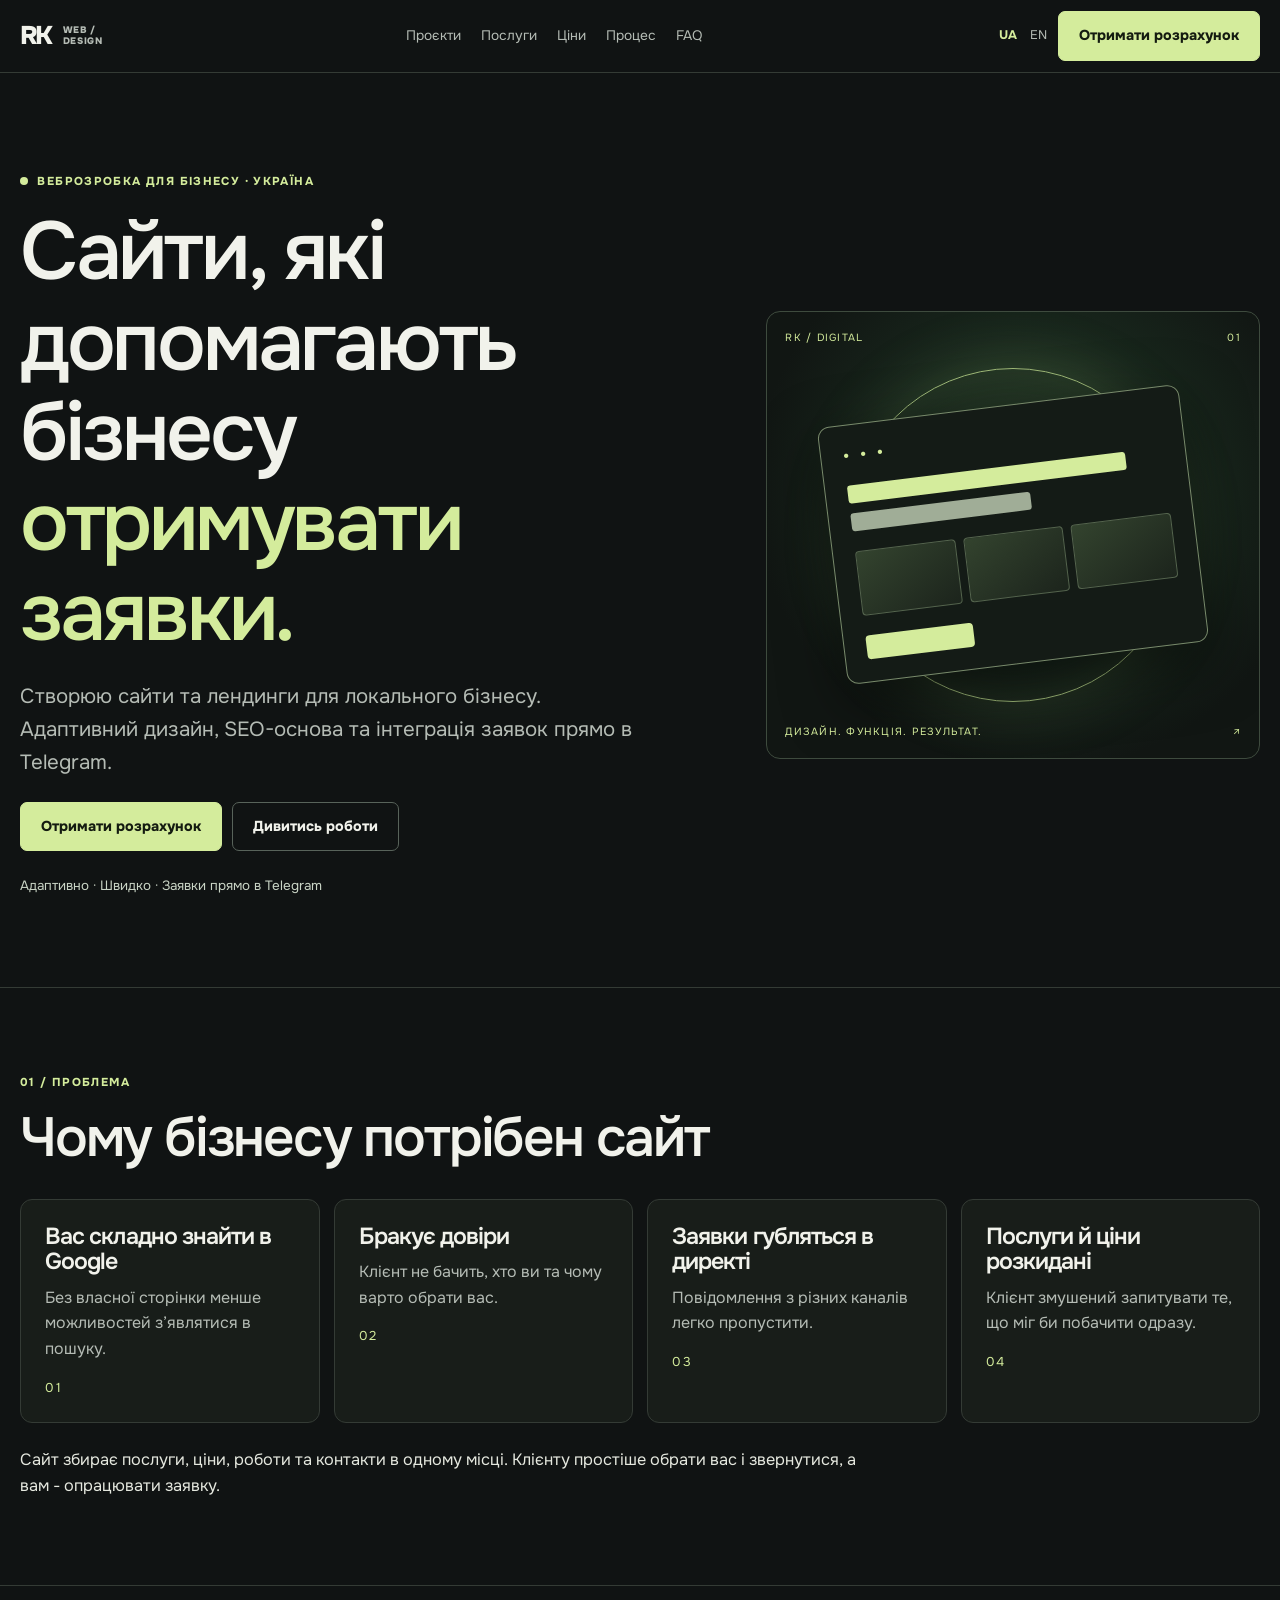
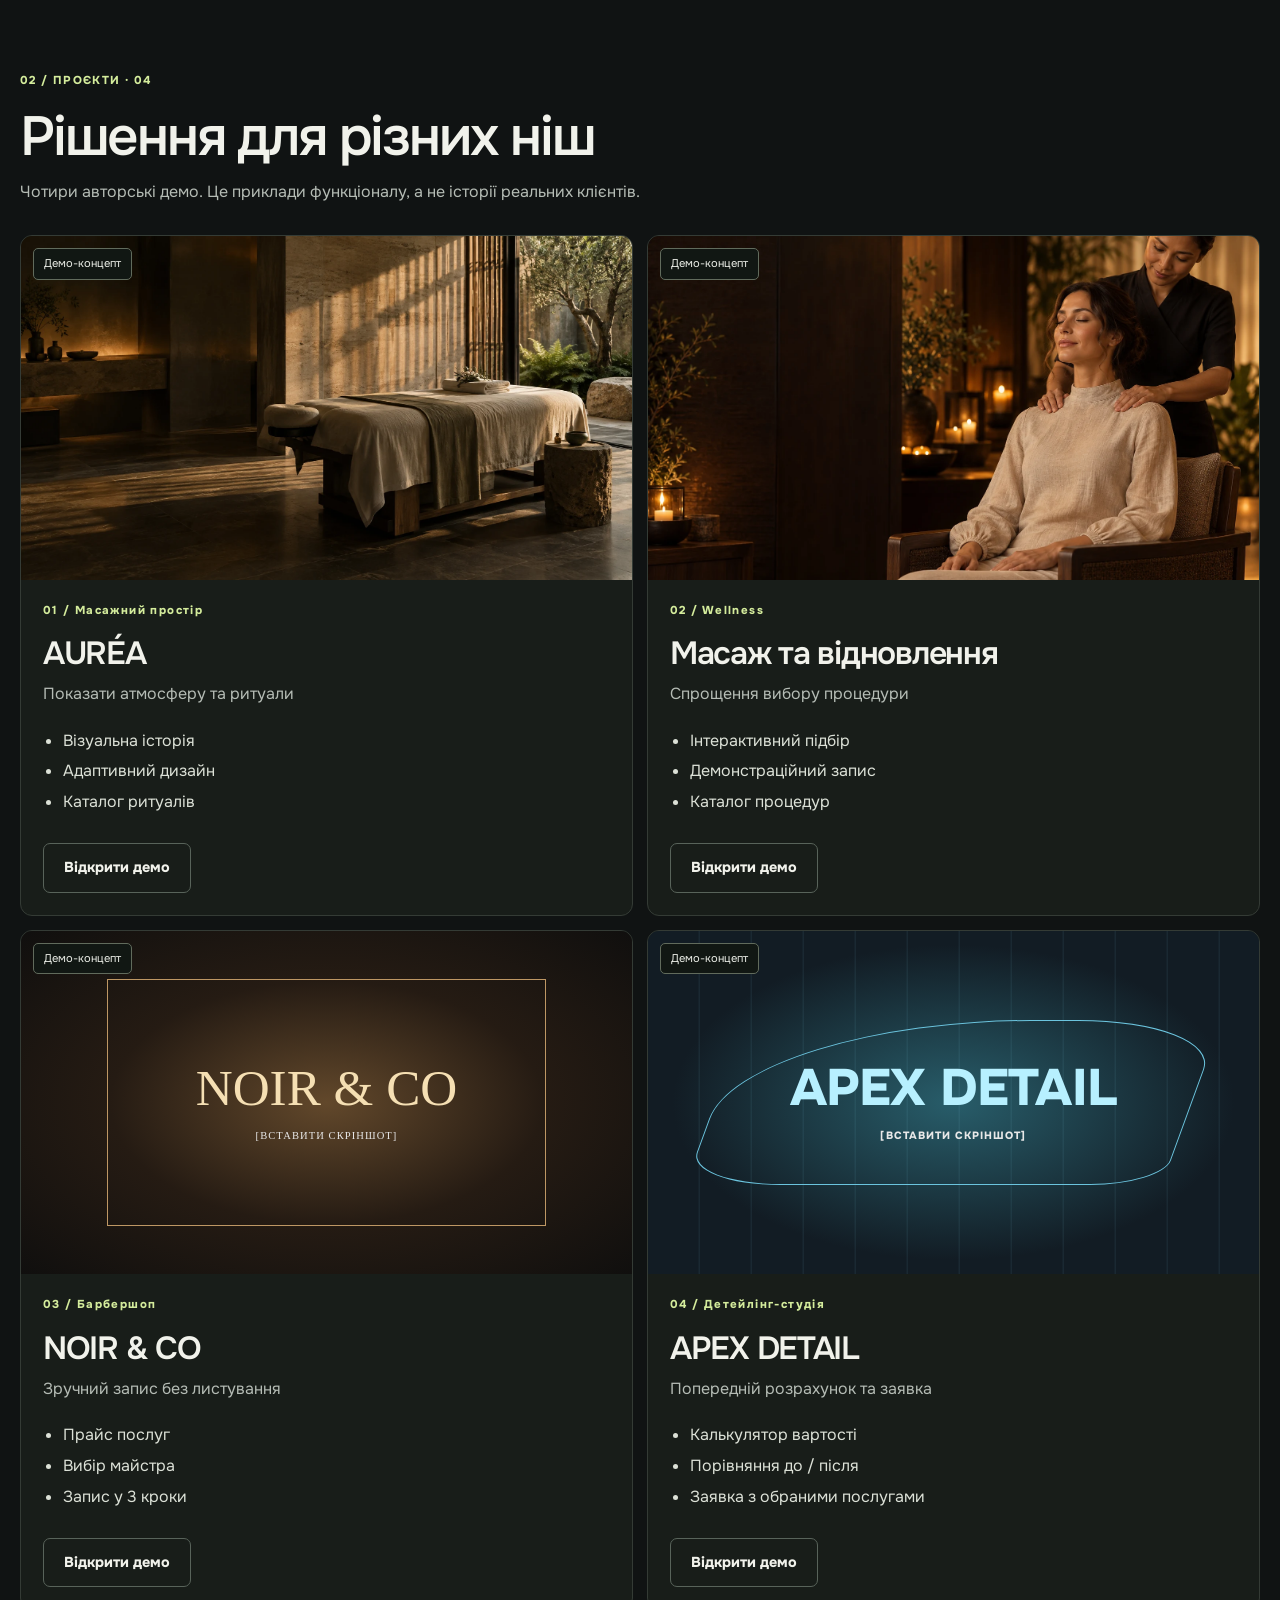
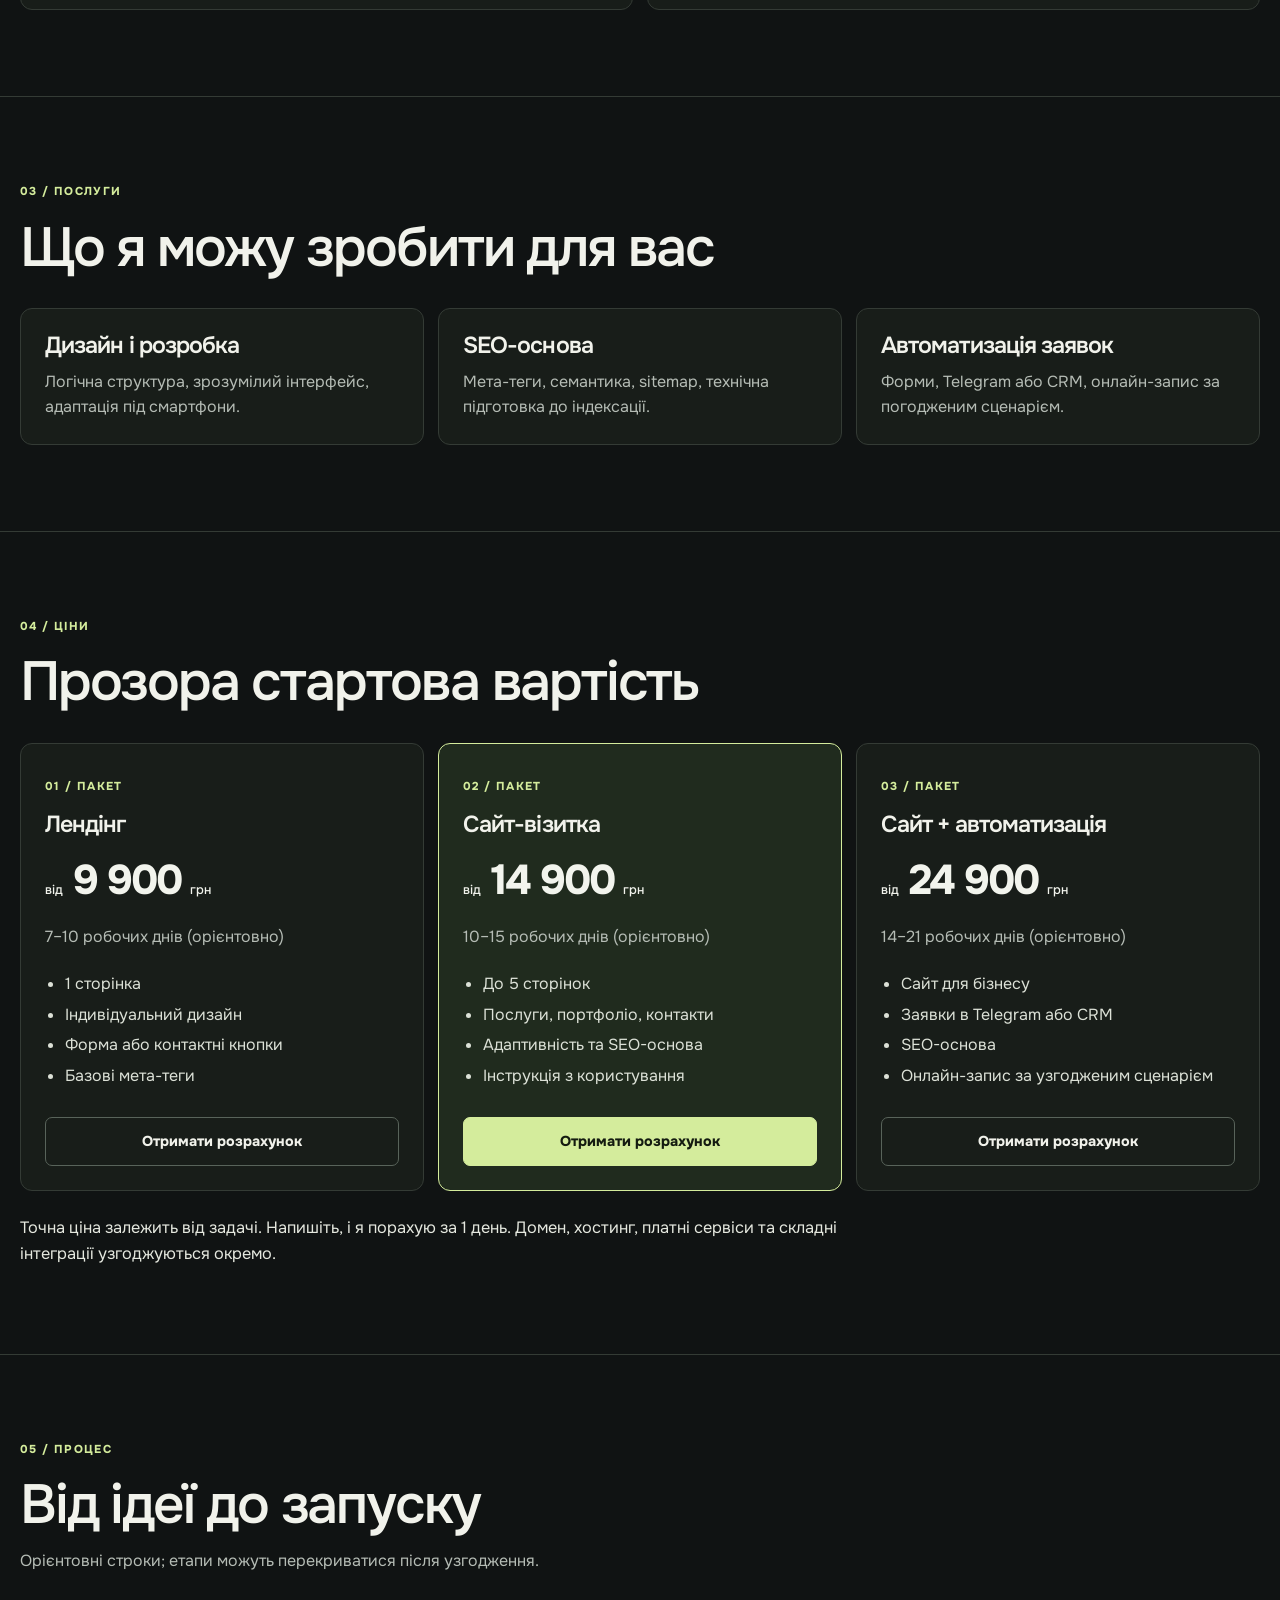
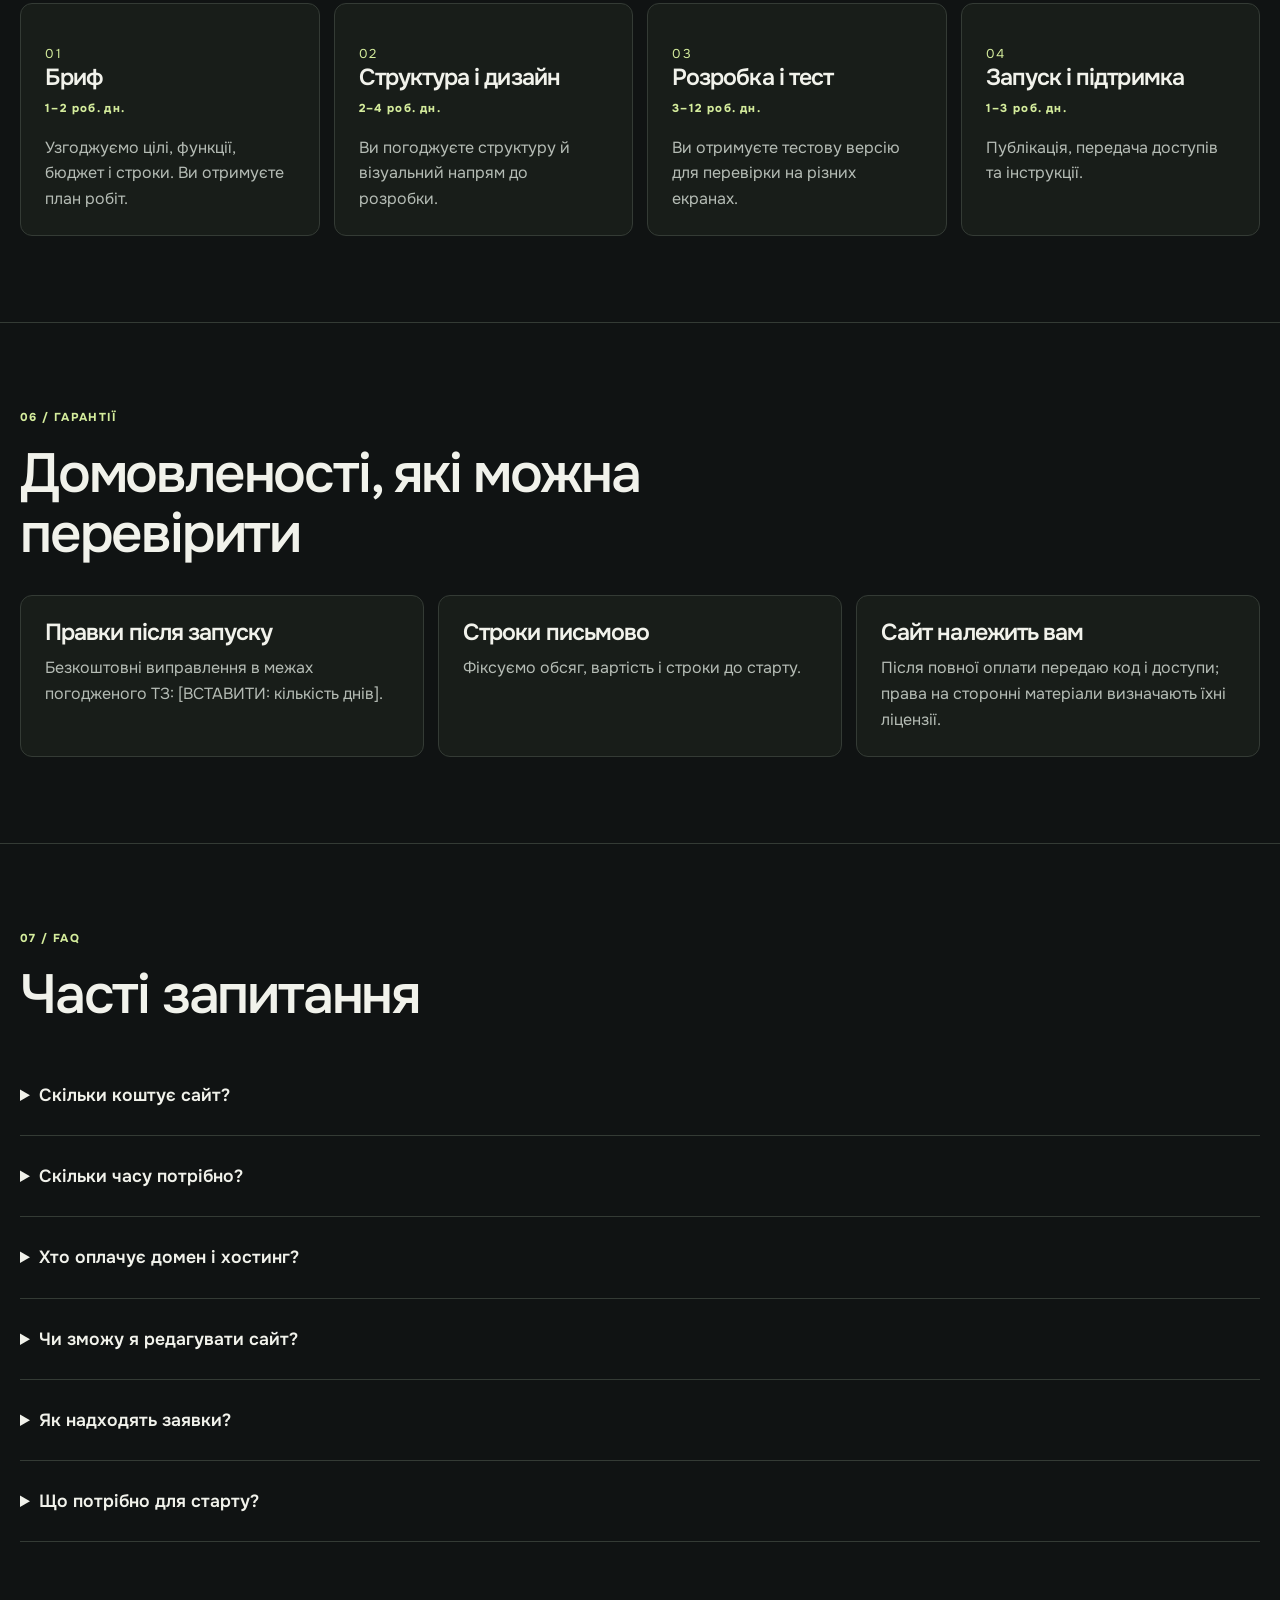
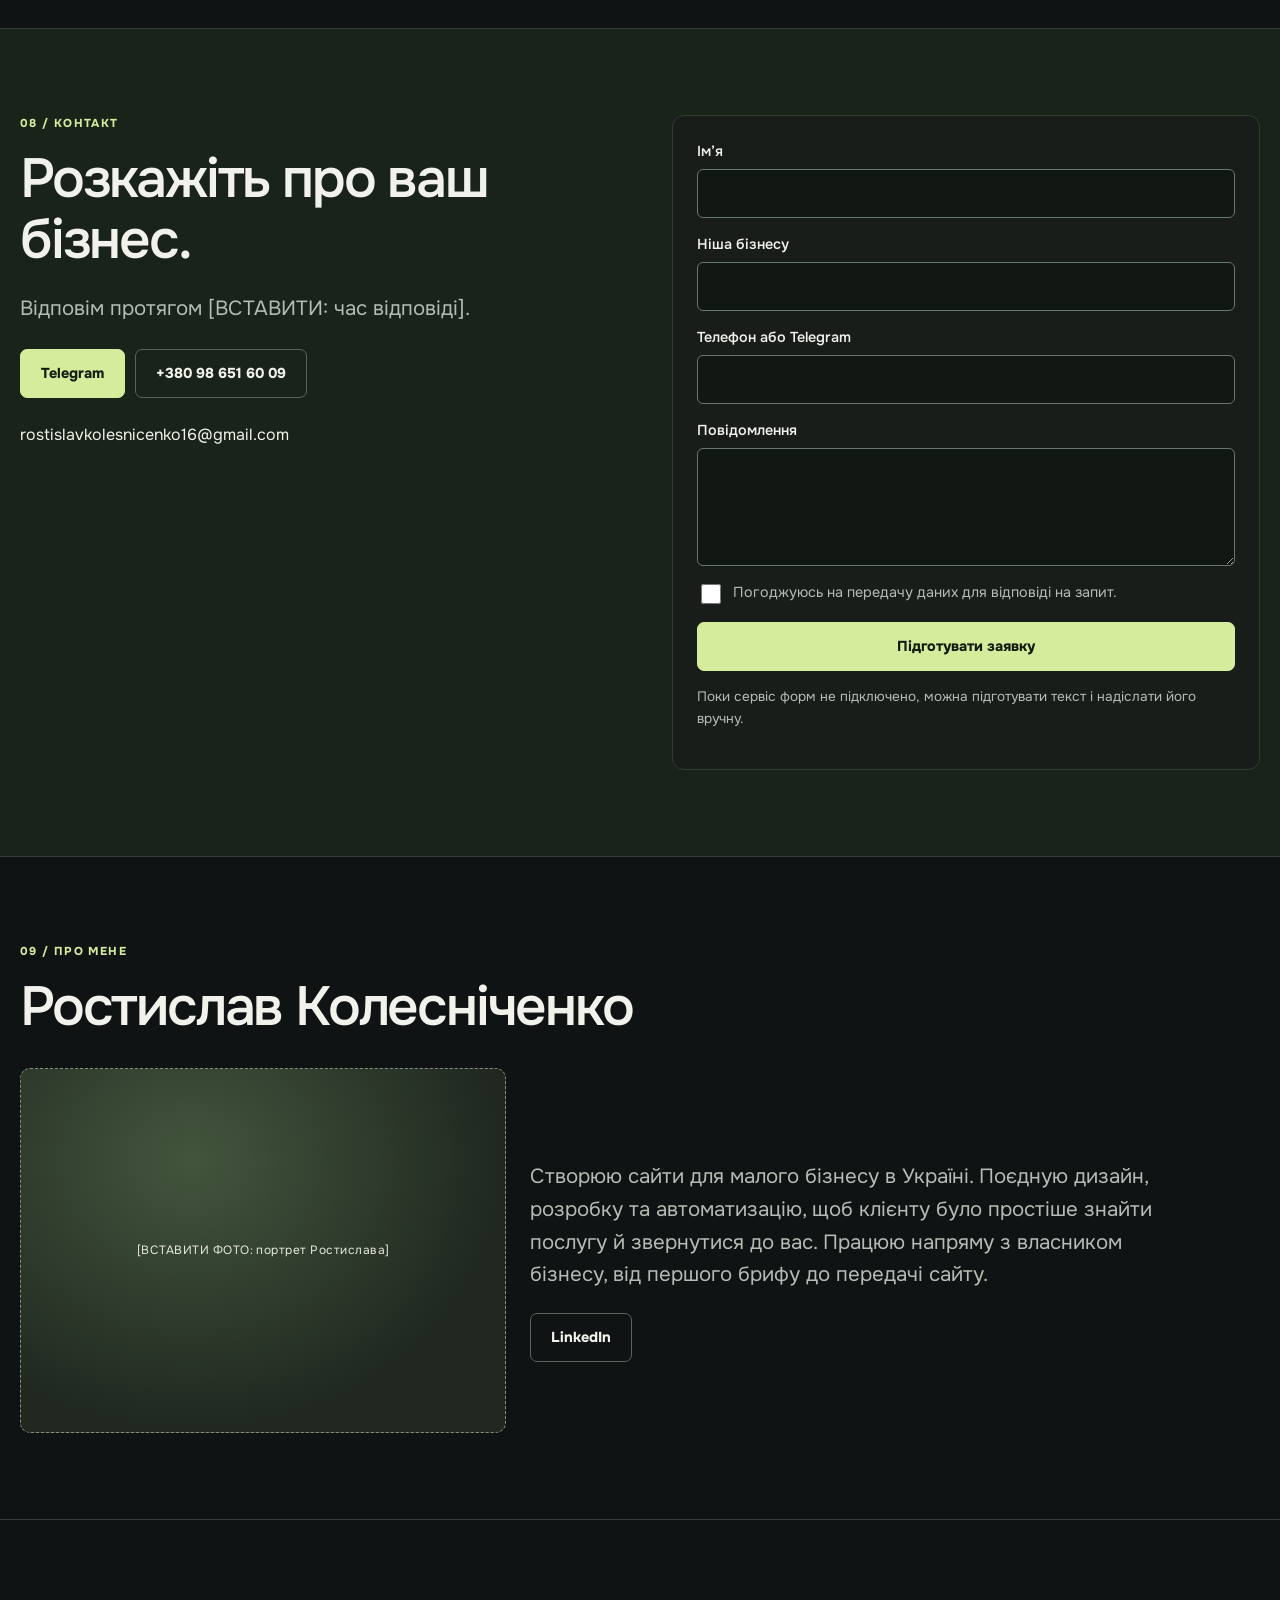
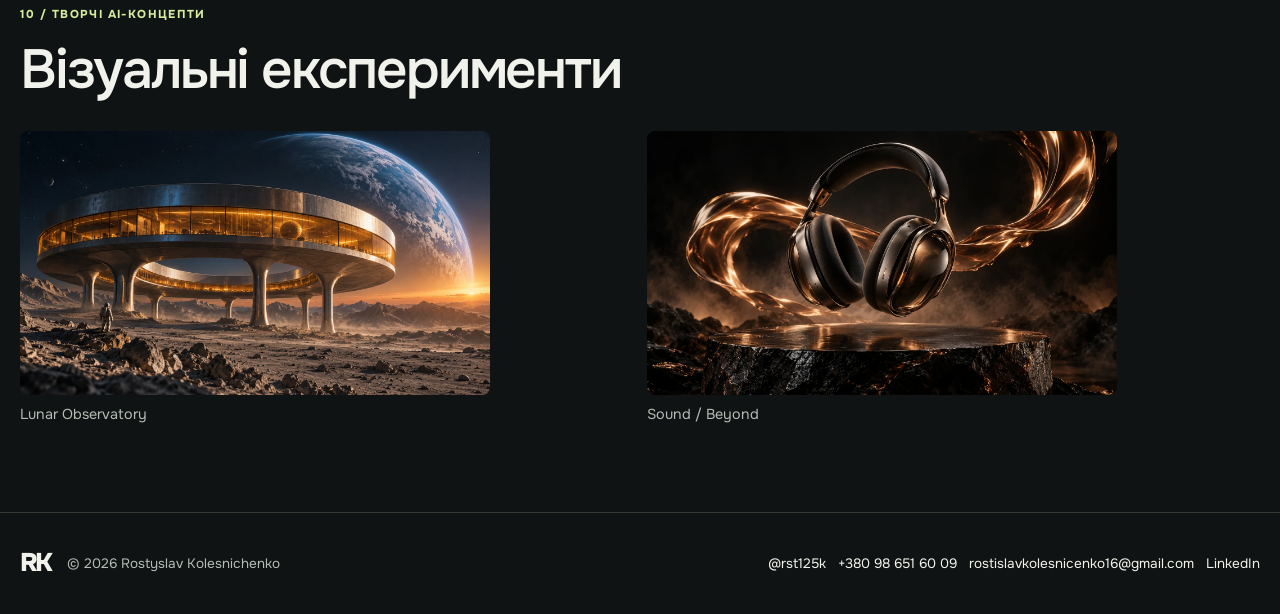
<file: index.html>
<!doctype html><html lang="uk"><head><meta charset="utf-8"><meta name="viewport" content="width=device-width,initial-scale=1"><title>Сайти для бізнесу в Україні | Ростислав Колесніченко</title><meta name="description" content="Розробка сайтів і лендингів для локального бізнесу: адаптивний дизайн, SEO-основа, інтеграція заявок, онлайн-запис."><meta name="theme-color" content="#101313"><link rel="canonical" href="https://rostyslav-dev.github.io/portfolio/"><link rel="alternate" hreflang="uk" href="https://rostyslav-dev.github.io/portfolio/"><link rel="alternate" hreflang="en" href="https://rostyslav-dev.github.io/portfolio/en/"><link rel="alternate" hreflang="x-default" href="https://rostyslav-dev.github.io/portfolio/"><meta property="og:type" content="website"><meta property="og:title" content="Сайти для бізнесу в Україні | Ростислав Колесніченко"><meta property="og:description" content="Розробка сайтів і лендингів для локального бізнесу: адаптивний дизайн, SEO-основа, інтеграція заявок, онлайн-запис."><meta property="og:url" content="https://rostyslav-dev.github.io/portfolio/"><meta property="og:image" content="https://rostyslav-dev.github.io/portfolio/assets/og-portfolio.webp"><meta property="og:locale" content="uk_UA"><link rel="icon" href="assets/rk.svg" type="image/svg+xml"><link rel="stylesheet" href="style.css"><script src="app.js" defer></script><script type="application/ld+json">{"@context": "https://schema.org", "@type": "ProfessionalService", "@id": "https://rostyslav-dev.github.io/portfolio/#service", "name": "Ростислав Колесніченко | Веброзробка", "url": "https://rostyslav-dev.github.io/portfolio/", "description": "Розробка сайтів і лендингів для локального бізнесу: адаптивний дизайн, SEO-основа, інтеграція заявок, онлайн-запис.", "telephone": "+380986516009", "email": "rostislavkolesnicenko16@gmail.com", "areaServed": {"@type": "Country", "name": "Ukraine"}, "sameAs": ["https://www.linkedin.com/in/rostyslav-kolesnichenko", "https://t.me/rst125k"], "provider": {"@type": "Person", "name": "Ростислав Колесніченко"}}</script></head><body><a class="skip" href="#main">До вмісту</a><header class="header"><div class="wrap nav"><a class="logo" href="#top" aria-label="RK"><span>RK</span><small>WEB / DESIGN</small></a><nav id="menu" aria-label="Головна навігація"><a href="#work">Проєкти</a><a href="#services">Послуги</a><a href="#prices">Ціни</a><a href="#process">Процес</a><a href="#faq">FAQ</a><a class="mobile-menu-quote" href="#contact">Отримати розрахунок</a></nav><div class="nav-actions"><a class="lang" href="index.html" lang="uk" aria-current="page">UA</a><a class="lang" href="en/index.html" lang="en" >EN</a><a class="btn nav-cta" href="#contact">Отримати розрахунок</a><button class="menu-toggle" aria-expanded="false" aria-controls="menu" aria-label="Меню">☰</button></div></div></header><main id="main"><section id="top" class="hero"><div class="wrap hero-grid"><div><p class="kicker"><span class="dot"></span> ВЕБРОЗРОБКА ДЛЯ БІЗНЕСУ · УКРАЇНА</p><h1>Сайти, які допомагають бізнесу <em>отримувати заявки.</em></h1><p class="lead">Створюю сайти та лендинги для локального бізнесу. Адаптивний дизайн, SEO-основа та інтеграція заявок прямо в Telegram.</p><div class="actions"><a class="btn " href="#contact">Отримати розрахунок</a><a class="btn outline" href="#work">Дивитись роботи</a></div><p class="trust">Адаптивно · Швидко · Заявки прямо в Telegram</p></div><div class="hero-art" aria-hidden="true"><div class="art-top"><span>RK / DIGITAL</span><span>01</span></div><div class="art-orb"></div><div class="art-screen"><div class="art-dots">● ● ●</div><div class="art-line"></div><div class="art-line short"></div><div class="art-blocks"><i></i><i></i><i></i></div><div class="art-button"></div></div><div class="art-bottom"><span>ДИЗАЙН. ФУНКЦІЯ. РЕЗУЛЬТАТ.</span><span>↗</span></div></div></div></section><section class="section" id="why"><div class="wrap"><div class="section-head"><p class="kicker">01 / ПРОБЛЕМА</p><h2>Чому бізнесу потрібен сайт</h2></div><div class="grid four"><article class="card"><h3>Вас складно знайти в Google</h3><p>Без власної сторінки менше можливостей з’являтися в пошуку.</p><span class="index">01</span></article><article class="card"><h3>Бракує довіри</h3><p>Клієнт не бачить, хто ви та чому варто обрати вас.</p><span class="index">02</span></article><article class="card"><h3>Заявки губляться в директі</h3><p>Повідомлення з різних каналів легко пропустити.</p><span class="index">03</span></article><article class="card"><h3>Послуги й ціни розкидані</h3><p>Клієнт змушений запитувати те, що міг би побачити одразу.</p><span class="index">04</span></article></div><p class="statement">Сайт збирає послуги, ціни, роботи та контакти в одному місці. Клієнту простіше обрати вас і звернутися, а вам - опрацювати заявку.</p></div></section><section class="section" id="work"><div class="wrap"><div class="section-head"><p class="kicker">02 / ПРОЄКТИ · 04</p><h2>Рішення для різних ніш</h2><p>Чотири авторські демо. Це приклади функціоналу, а не історії реальних клієнтів.</p></div><div class="grid projects"><article class="project"><div class="preview"><img src="assets/aurea.webp" width="1672" height="941" alt="AURÉA - демо-концепт" loading="lazy" decoding="async"><span class="project-tag">Демо-концепт</span></div><div class="project-body"><p class="kicker">01 / Масажний простір</p><h3>AURÉA</h3><p>Показати атмосферу та ритуали</p><ul><li>Візуальна історія</li><li>Адаптивний дизайн</li><li>Каталог ритуалів</li></ul><a class="btn outline" href="projects/aurea/index.html">Відкрити демо</a></div></article><article class="project"><div class="preview"><img src="assets/massage.webp" width="1536" height="1024" alt="Масаж та відновлення - демо-концепт" loading="lazy" decoding="async"><span class="project-tag">Демо-концепт</span></div><div class="project-body"><p class="kicker">02 / Wellness</p><h3>Масаж та відновлення</h3><p>Спрощення вибору процедури</p><ul><li>Інтерактивний підбір</li><li>Демонстраційний запис</li><li>Каталог процедур</li></ul><a class="btn outline" href="projects/massage/index.html">Відкрити демо</a></div></article><article class="project"><div class="preview"><div class="preview-composition barbershop"><span>NOIR & CO</span><small>[ВСТАВИТИ СКРІНШОТ]</small><i></i></div><span class="project-tag">Демо-концепт</span></div><div class="project-body"><p class="kicker">03 / Барбершоп</p><h3>NOIR & CO</h3><p>Зручний запис без листування</p><ul><li>Прайс послуг</li><li>Вибір майстра</li><li>Запис у 3 кроки</li></ul><a class="btn outline" href="projects/barbershop/index.html">Відкрити демо</a></div></article><article class="project"><div class="preview"><div class="preview-composition detailing"><span>APEX DETAIL</span><small>[ВСТАВИТИ СКРІНШОТ]</small><i></i></div><span class="project-tag">Демо-концепт</span></div><div class="project-body"><p class="kicker">04 / Детейлінг-студія</p><h3>APEX DETAIL</h3><p>Попередній розрахунок та заявка</p><ul><li>Калькулятор вартості</li><li>Порівняння до / після</li><li>Заявка з обраними послугами</li></ul><a class="btn outline" href="projects/detailing/index.html">Відкрити демо</a></div></article></div></div></section><section class="section" id="services"><div class="wrap"><div class="section-head"><p class="kicker">03 / ПОСЛУГИ</p><h2>Що я можу зробити для вас</h2></div><div class="grid three"><article class="card"><h3>Дизайн і розробка</h3><p>Логічна структура, зрозумілий інтерфейс, адаптація під смартфони.</p></article><article class="card"><h3>SEO-основа</h3><p>Мета-теги, семантика, sitemap, технічна підготовка до індексації.</p></article><article class="card"><h3>Автоматизація заявок</h3><p>Форми, Telegram або CRM, онлайн-запис за погодженим сценарієм.</p></article></div></div></section><section class="section" id="prices"><div class="wrap"><div class="section-head"><p class="kicker">04 / ЦІНИ</p><h2>Прозора стартова вартість</h2></div><div class="grid three"><article class="card price "><p class="kicker">01 / ПАКЕТ</p><h3>Лендінг</h3><p class="amount"><small>від</small> 9 900 <small>грн</small></p><p>7–10 робочих днів (орієнтовно)</p><ul><li>1 сторінка</li><li>Індивідуальний дизайн</li><li>Форма або контактні кнопки</li><li>Базові мета-теги</li></ul><a class="btn outline" href="#contact">Отримати розрахунок</a></article><article class="card price featured"><p class="kicker">02 / ПАКЕТ</p><h3>Сайт-візитка</h3><p class="amount"><small>від</small> 14 900 <small>грн</small></p><p>10–15 робочих днів (орієнтовно)</p><ul><li>До 5 сторінок</li><li>Послуги, портфоліо, контакти</li><li>Адаптивність та SEO-основа</li><li>Інструкція з користування</li></ul><a class="btn " href="#contact">Отримати розрахунок</a></article><article class="card price "><p class="kicker">03 / ПАКЕТ</p><h3>Сайт + автоматизація</h3><p class="amount"><small>від</small> 24 900 <small>грн</small></p><p>14–21 робочих днів (орієнтовно)</p><ul><li>Сайт для бізнесу</li><li>Заявки в Telegram або CRM</li><li>SEO-основа</li><li>Онлайн-запис за узгодженим сценарієм</li></ul><a class="btn outline" href="#contact">Отримати розрахунок</a></article></div><p class="statement">Точна ціна залежить від задачі. Напишіть, і я порахую за 1 день. Домен, хостинг, платні сервіси та складні інтеграції узгоджуються окремо.</p></div></section><section class="section" id="process"><div class="wrap"><div class="section-head"><p class="kicker">05 / ПРОЦЕС</p><h2>Від ідеї до запуску</h2><p>Орієнтовні строки; етапи можуть перекриватися після узгодження.</p></div><div class="grid four"><article class="card step"><span class="index">01</span><h3>Бриф</h3><p class="kicker">1–2 роб. дн.</p><p>Узгоджуємо цілі, функції, бюджет і строки. Ви отримуєте план робіт.</p></article><article class="card step"><span class="index">02</span><h3>Структура і дизайн</h3><p class="kicker">2–4 роб. дн.</p><p>Ви погоджуєте структуру й візуальний напрям до розробки.</p></article><article class="card step"><span class="index">03</span><h3>Розробка і тест</h3><p class="kicker">3–12 роб. дн.</p><p>Ви отримуєте тестову версію для перевірки на різних екранах.</p></article><article class="card step"><span class="index">04</span><h3>Запуск і підтримка</h3><p class="kicker">1–3 роб. дн.</p><p>Публікація, передача доступів та інструкції.</p></article></div></div></section><section class="section" id="guarantees"><div class="wrap"><div class="section-head"><p class="kicker">06 / ГАРАНТІЇ</p><h2>Домовленості, які можна перевірити</h2></div><div class="grid three"><article class="card"><h3>Правки після запуску</h3><p>Безкоштовні виправлення в межах погодженого ТЗ: [ВСТАВИТИ: кількість днів].</p></article><article class="card"><h3>Строки письмово</h3><p>Фіксуємо обсяг, вартість і строки до старту.</p></article><article class="card"><h3>Сайт належить вам</h3><p>Після повної оплати передаю код і доступи; права на сторонні матеріали визначають їхні ліцензії.</p></article></div><!-- [ВСТАВИТИ: реальний відгук, ім’я, ніша] × 2; опублікувати лише за згодою клієнта. --></div></section><section class="section" id="faq"><div class="wrap"><div class="section-head"><p class="kicker">07 / FAQ</p><h2>Часті запитання</h2></div><div class="faq"><details><summary>Скільки коштує сайт?</summary><p>Від 9 900 грн. Підсумкова ціна залежить від сторінок, контенту та інтеграцій.</p></details><details><summary>Скільки часу потрібно?</summary><p>Зазвичай орієнтир 7–21 робочий день після узгодження матеріалів.</p></details><details><summary>Хто оплачує домен і хостинг?</summary><p>Ви оформлюєте їх на себе. Я допомагаю з вибором і налаштуванням.</p></details><details><summary>Чи зможу я редагувати сайт?</summary><p>Так, якщо погодимо спосіб редагування: файли або CMS. CMS оцінюється окремо.</p></details><details><summary>Як надходять заявки?</summary><p>Після налаштування форми - у Telegram або CRM; можемо підключити онлайн-запис.</p></details><details><summary>Що потрібно для старту?</summary><p>Опис бізнесу, послуги, ціни, контакти, фото та приклади сайтів, які вам подобаються.</p></details></div></div></section><section class="section contact" id="contact"><div class="wrap contact-grid"><div><p class="kicker">08 / КОНТАКТ</p><h2>Розкажіть про ваш бізнес.</h2><p class="lead">Відповім протягом [ВСТАВИТИ: час відповіді].</p><div class="actions"><a class="btn " href="https://t.me/rst125k">Telegram</a><a class="btn outline" href="tel:+380986516009">+380 98 651 60 09</a></div><a href="mailto:rostislavkolesnicenko16@gmail.com">rostislavkolesnicenko16@gmail.com</a></div><form id="lead-form" data-endpoint="" method="post" class="card form"><label>Ім’я<input name="name" autocomplete="name" required maxlength="100"></label><label>Ніша бізнесу<input name="business" required maxlength="120"></label><label>Телефон або Telegram<input name="contact" required maxlength="120"></label><label>Повідомлення<textarea name="message" rows="4" maxlength="2000"></textarea></label><label class="check"><input type="checkbox" required name="consent" value="yes">Погоджуюсь на передачу даних для відповіді на запит.</label><button class="btn" type="submit" disabled>Підготувати заявку</button><p class="muted" id="form-note">Поки сервіс форм не підключено, можна підготувати текст і надіслати його вручну.</p><p id="form-status" role="status" aria-live="polite"></p><div id="fallback" hidden><textarea id="prepared" readonly rows="6" aria-label="Текст заявки"></textarea><div class="actions"><button class="btn outline" type="button" id="copy">Копіювати</button><a class="btn outline" href="https://t.me/rst125k">Telegram</a><a id="mail" class="btn outline" href="mailto:rostislavkolesnicenko16@gmail.com">Email</a></div></div><noscript>Для форми потрібен JavaScript. Напишіть напряму в Telegram або email.</noscript></form></div></section><section class="section" id="about"><div class="wrap"><div class="section-head"><p class="kicker">09 / ПРО МЕНЕ</p><h2>Ростислав Колесніченко</h2></div><div class="about-grid"><div class="placeholder " role="img" aria-label="портрет Ростислава"><span>[ВСТАВИТИ ФОТО: портрет Ростислава]</span></div><div><p class="lead">Створюю сайти для малого бізнесу в Україні. Поєдную дизайн, розробку та автоматизацію, щоб клієнту було простіше знайти послугу й звернутися до вас. Працюю напряму з власником бізнесу, від першого брифу до передачі сайту.</p><a class="btn outline" href="https://www.linkedin.com/in/rostyslav-kolesnichenko">LinkedIn</a></div></div></div></section><section class="section" id="concepts"><div class="wrap"><div class="section-head"><p class="kicker">10 / ТВОРЧІ AI-КОНЦЕПТИ</p><h2>Візуальні експерименти</h2></div><div class="grid two"><figure class="concept"><img src="assets/lunar.webp" alt="Lunar Observatory - AI concept" width="1672" height="941" loading="lazy" decoding="async"><figcaption>Lunar Observatory</figcaption></figure><figure class="concept"><img src="assets/ion.webp" alt="Sound / Beyond - AI concept" width="1672" height="941" loading="lazy" decoding="async"><figcaption>Sound / Beyond</figcaption></figure></div></div></section></main><footer><div class="wrap footer"><a class="logo" href="#top">RK</a><p>© 2026 Rostyslav Kolesnichenko</p><address><a href="https://t.me/rst125k">@rst125k</a><a href="tel:+380986516009">+380 98 651 60 09</a><a href="mailto:rostislavkolesnicenko16@gmail.com">rostislavkolesnicenko16@gmail.com</a><a href="https://www.linkedin.com/in/rostyslav-kolesnichenko">LinkedIn</a></address></div></footer><a class="mobile-cta" href="https://t.me/rst125k">Написати в Telegram ↗</a></body></html>
</file>
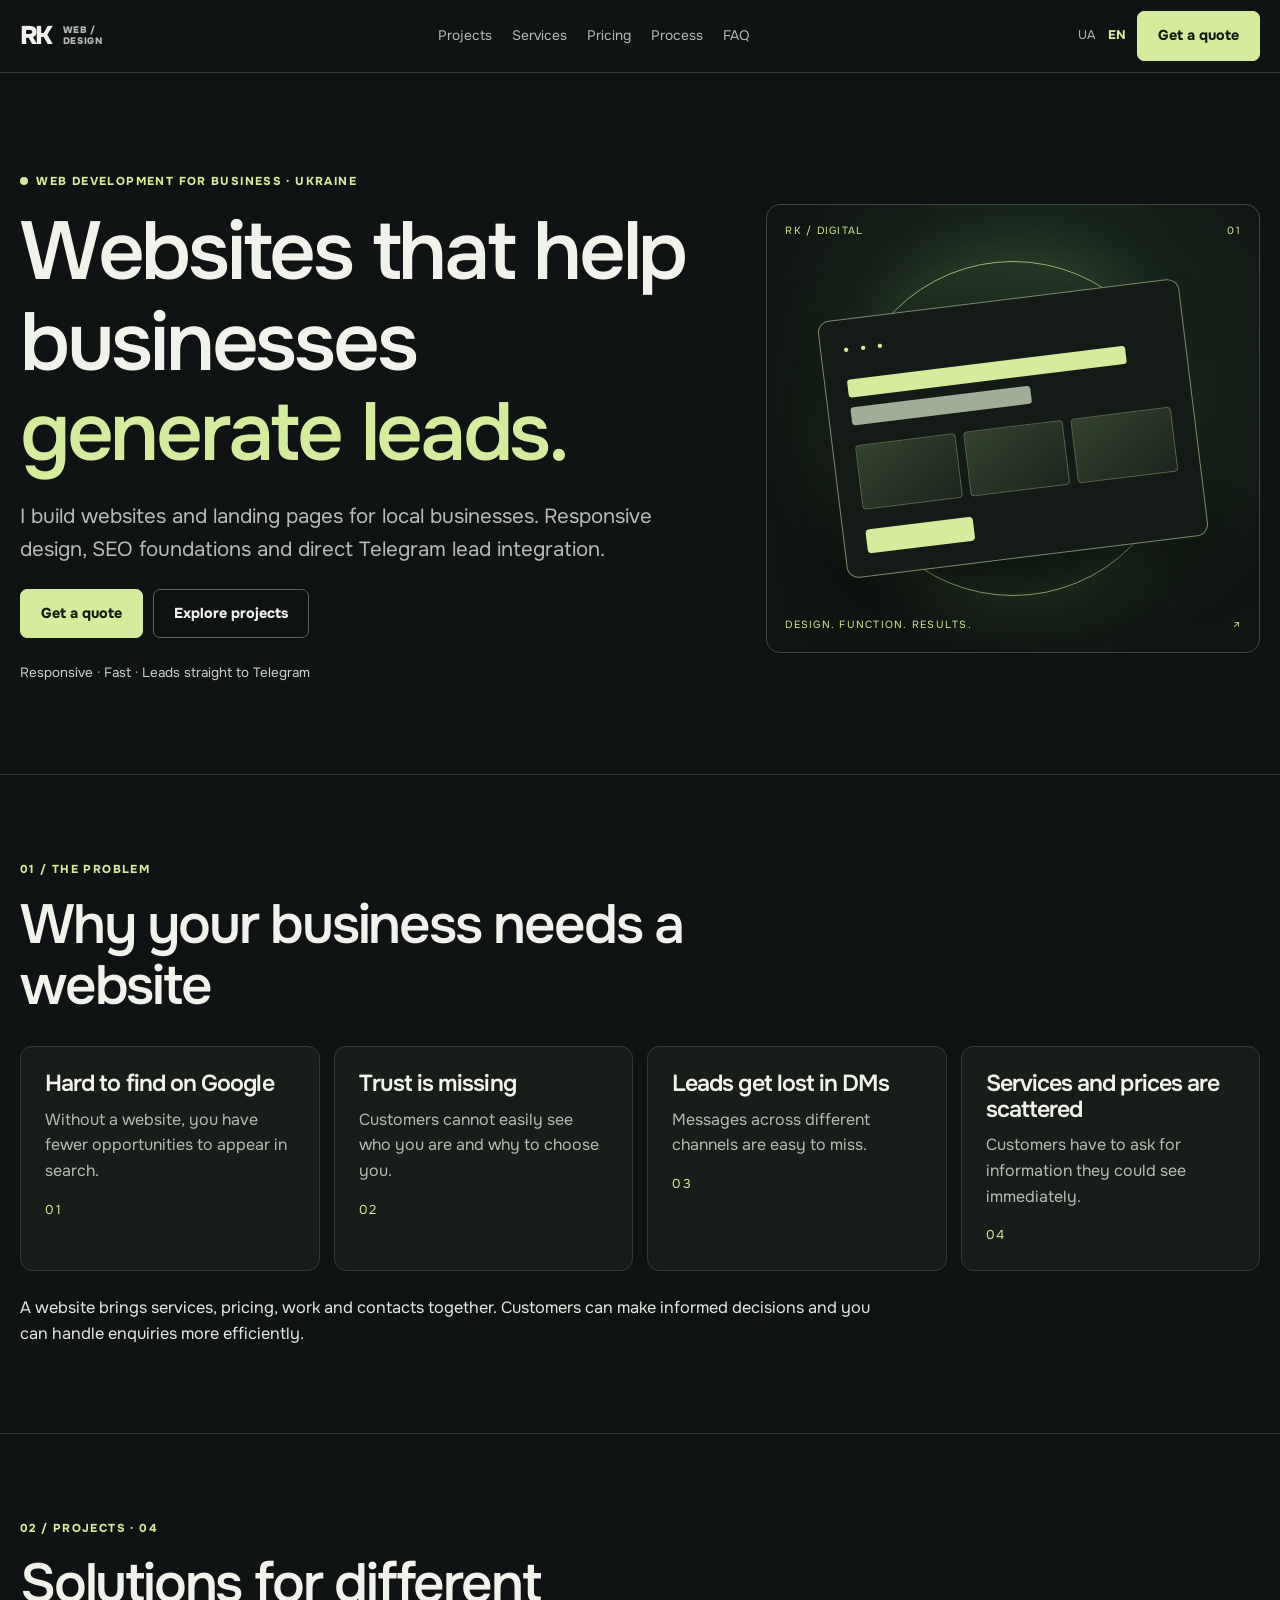
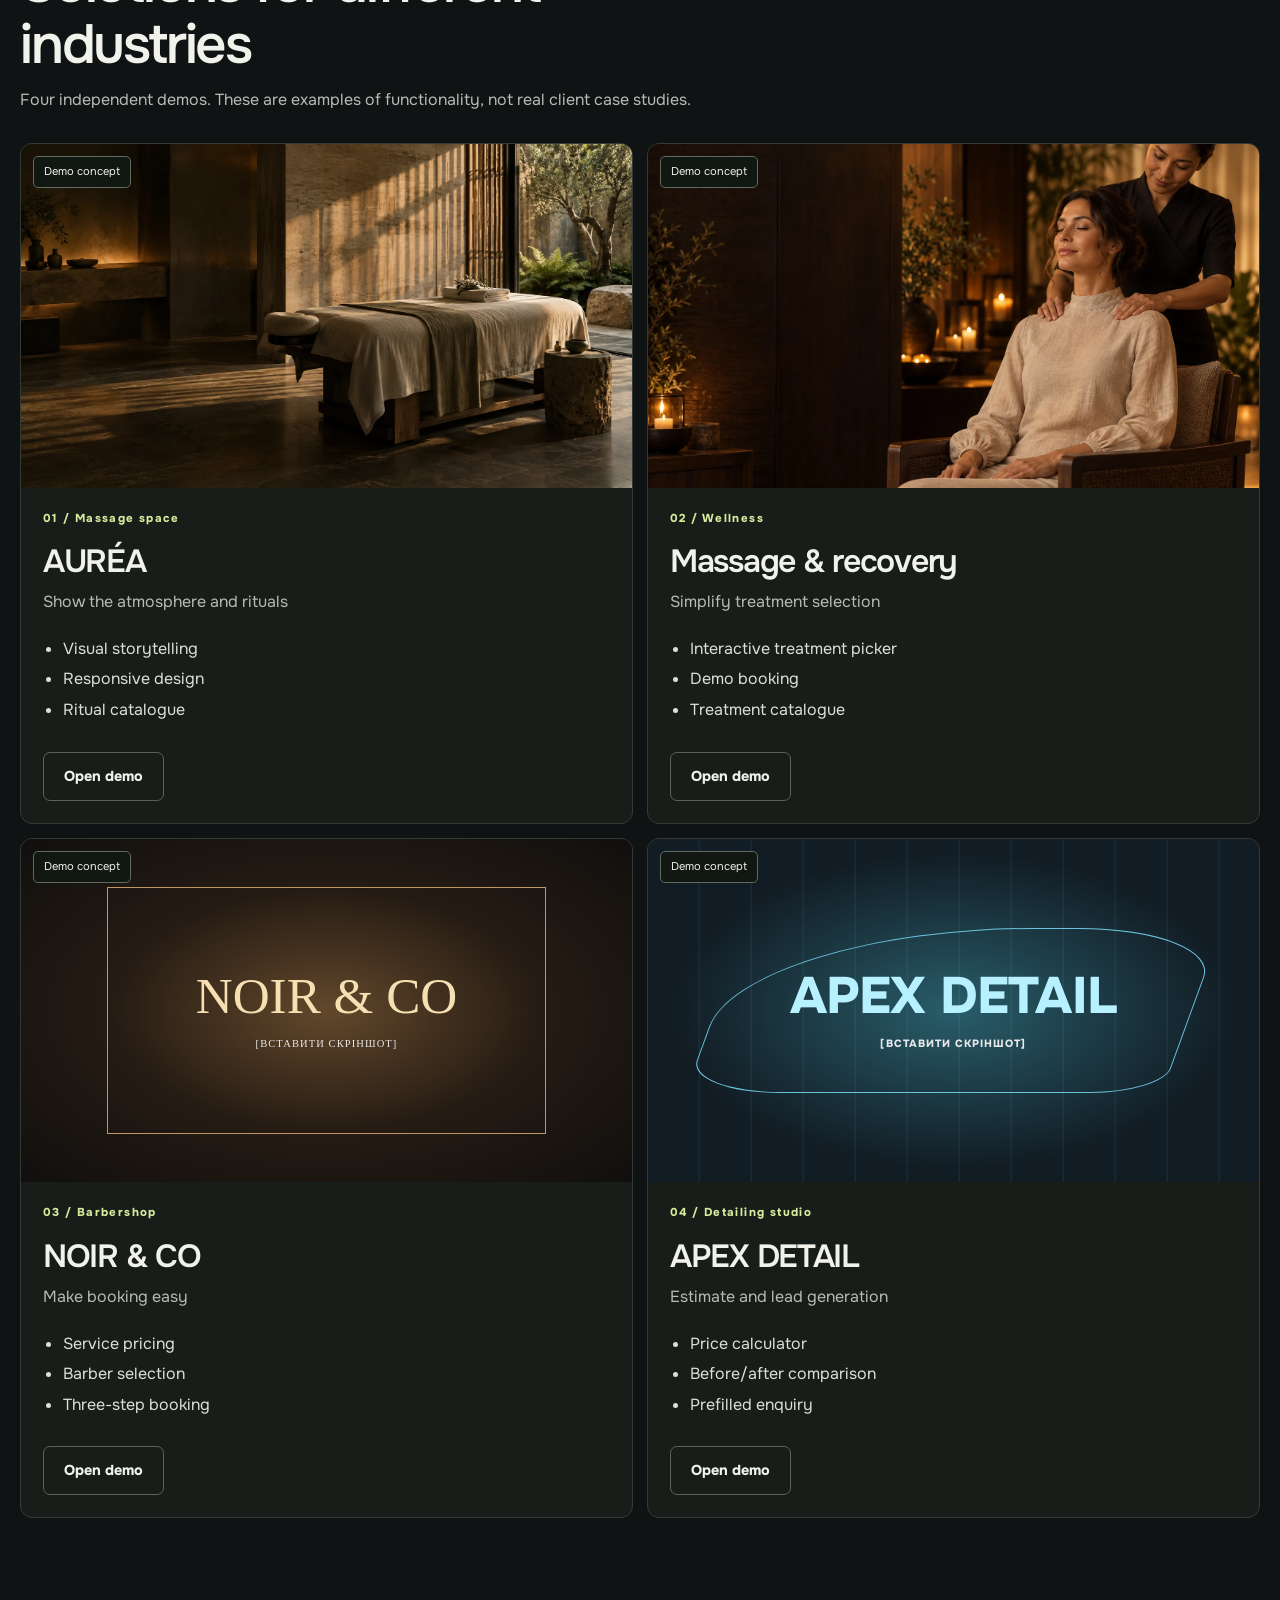
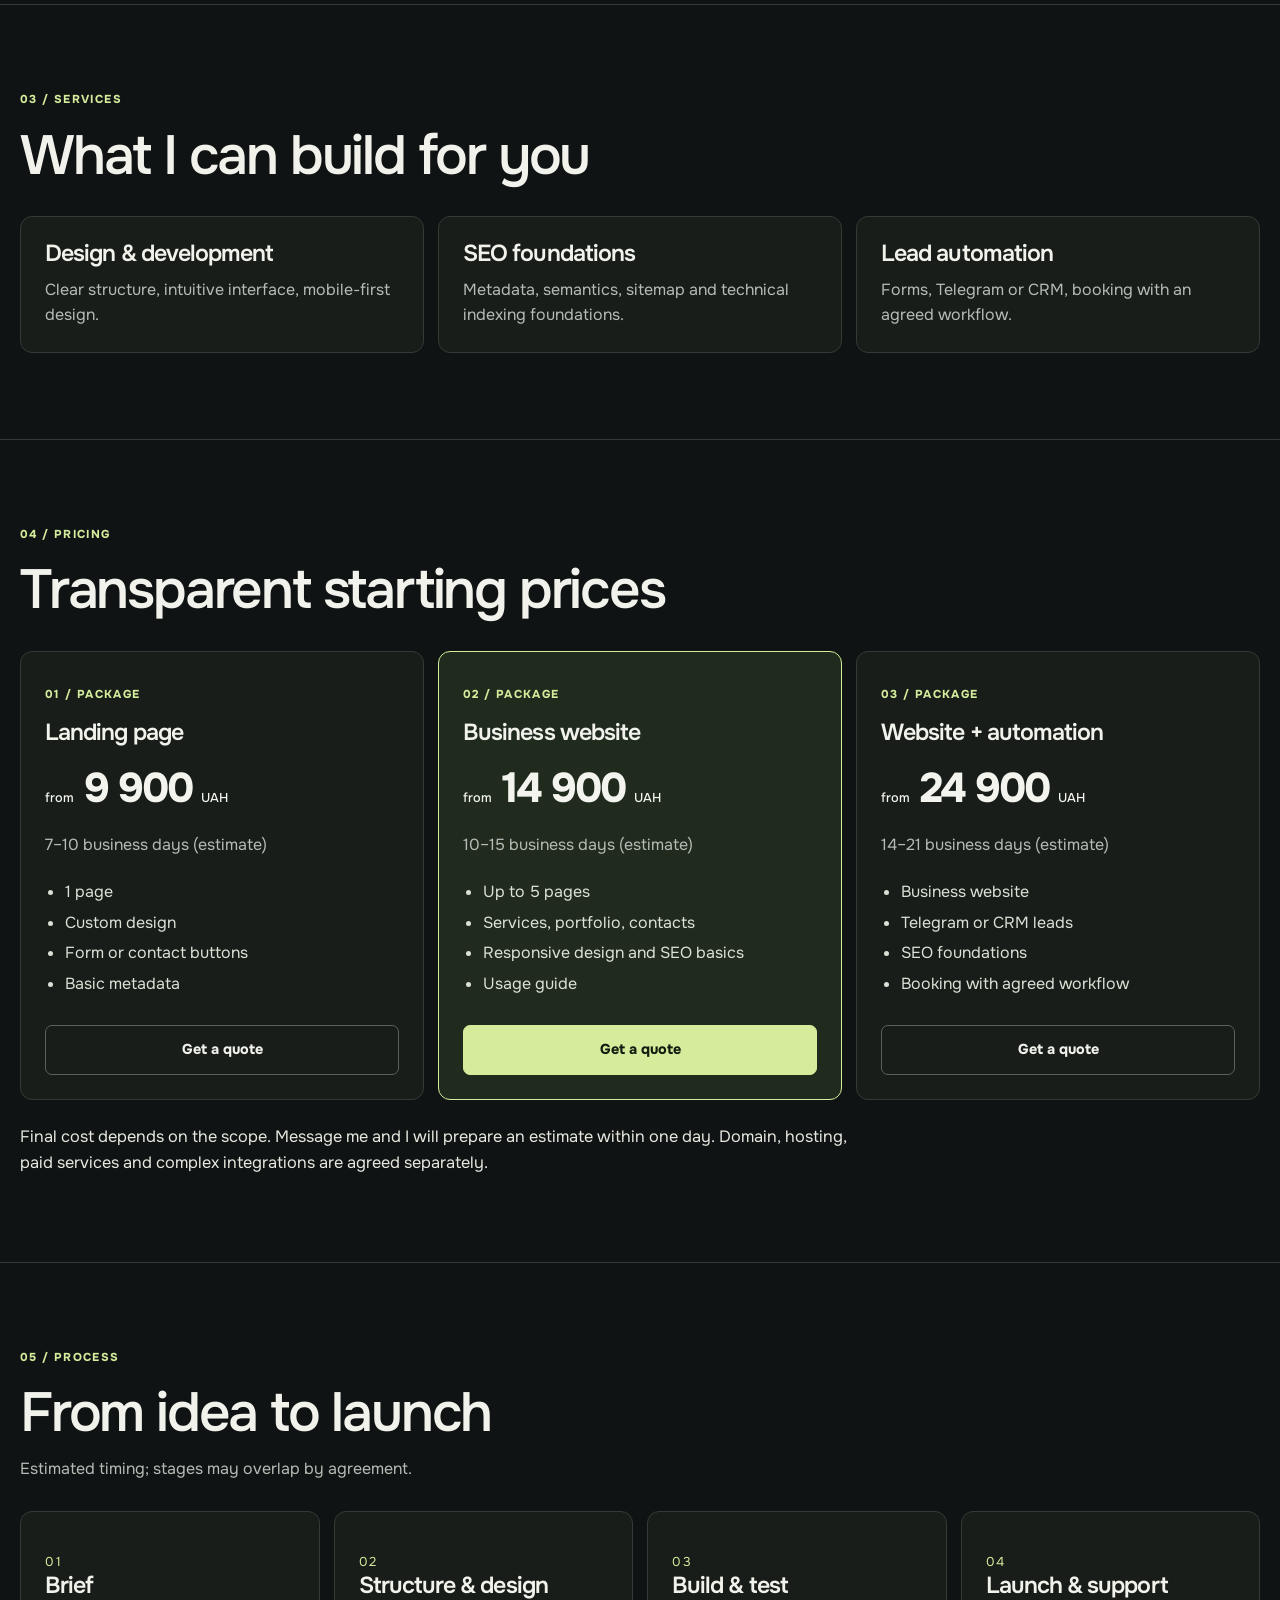
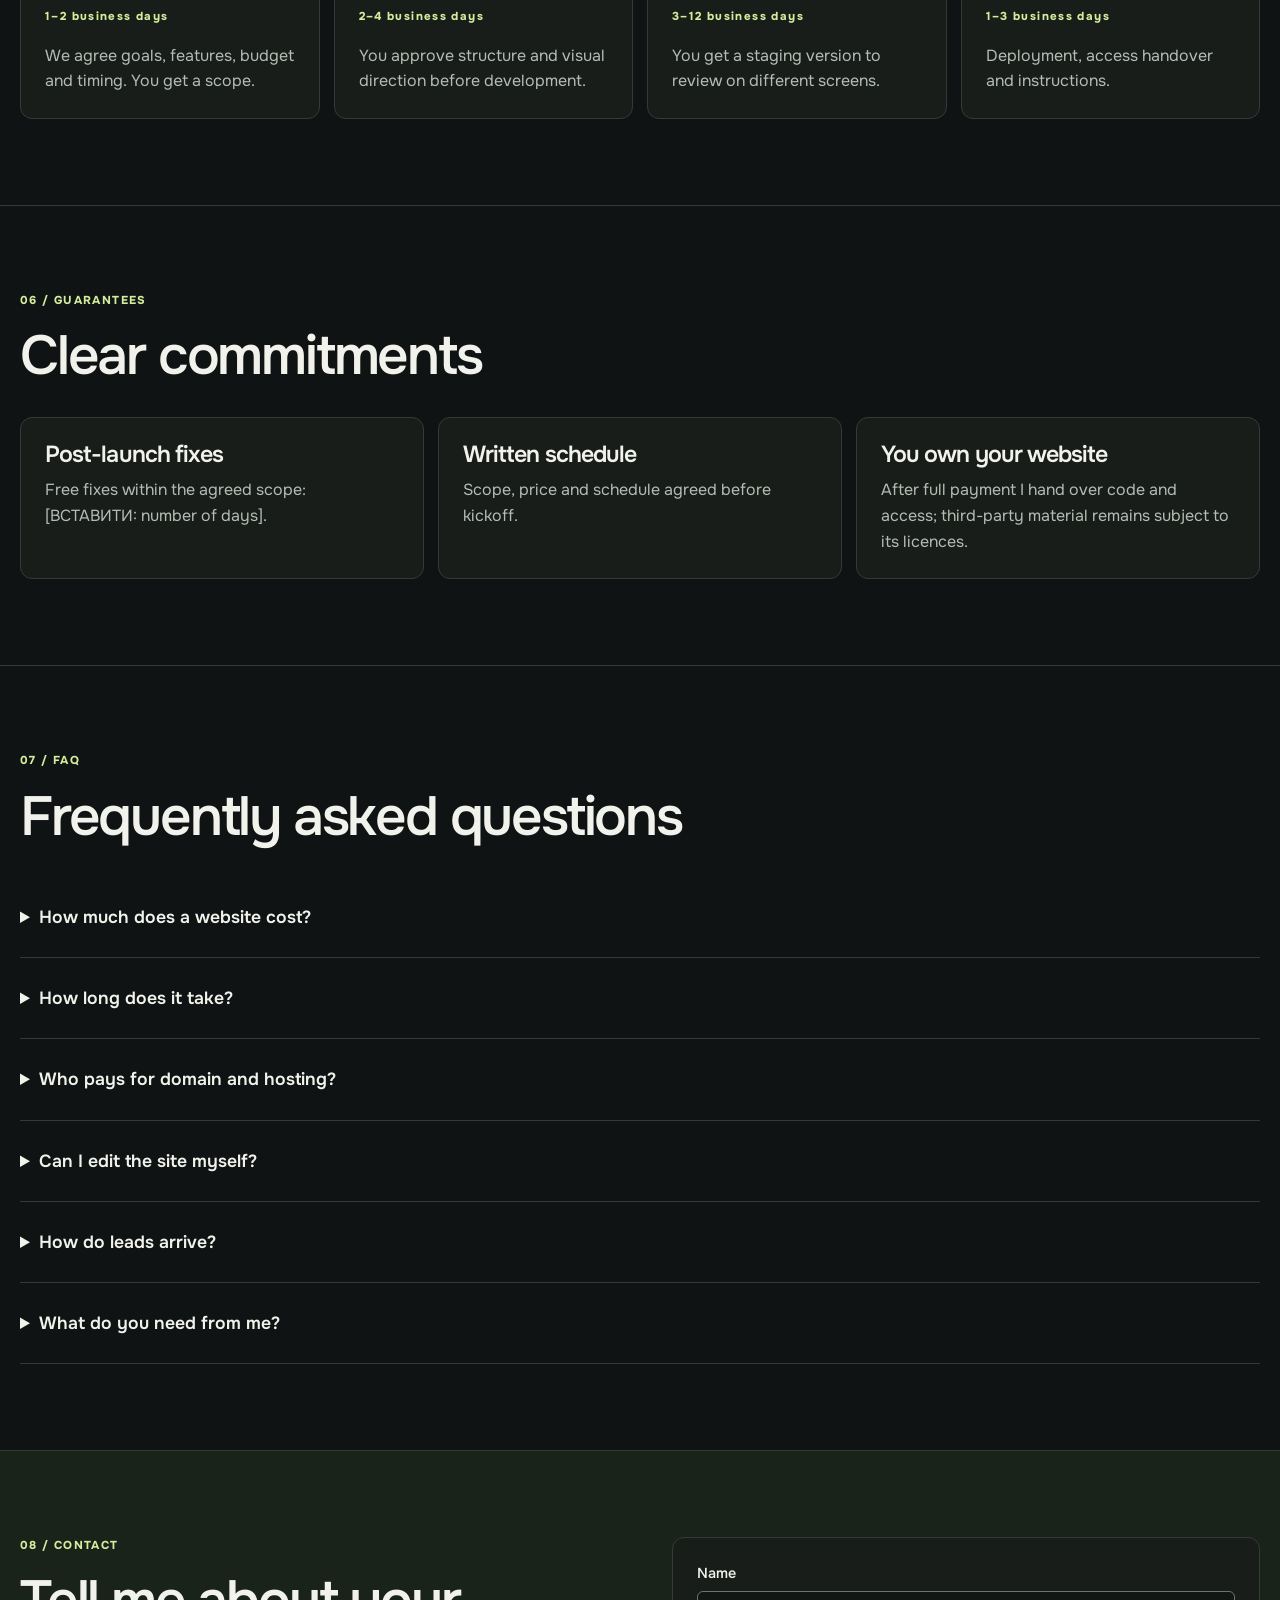
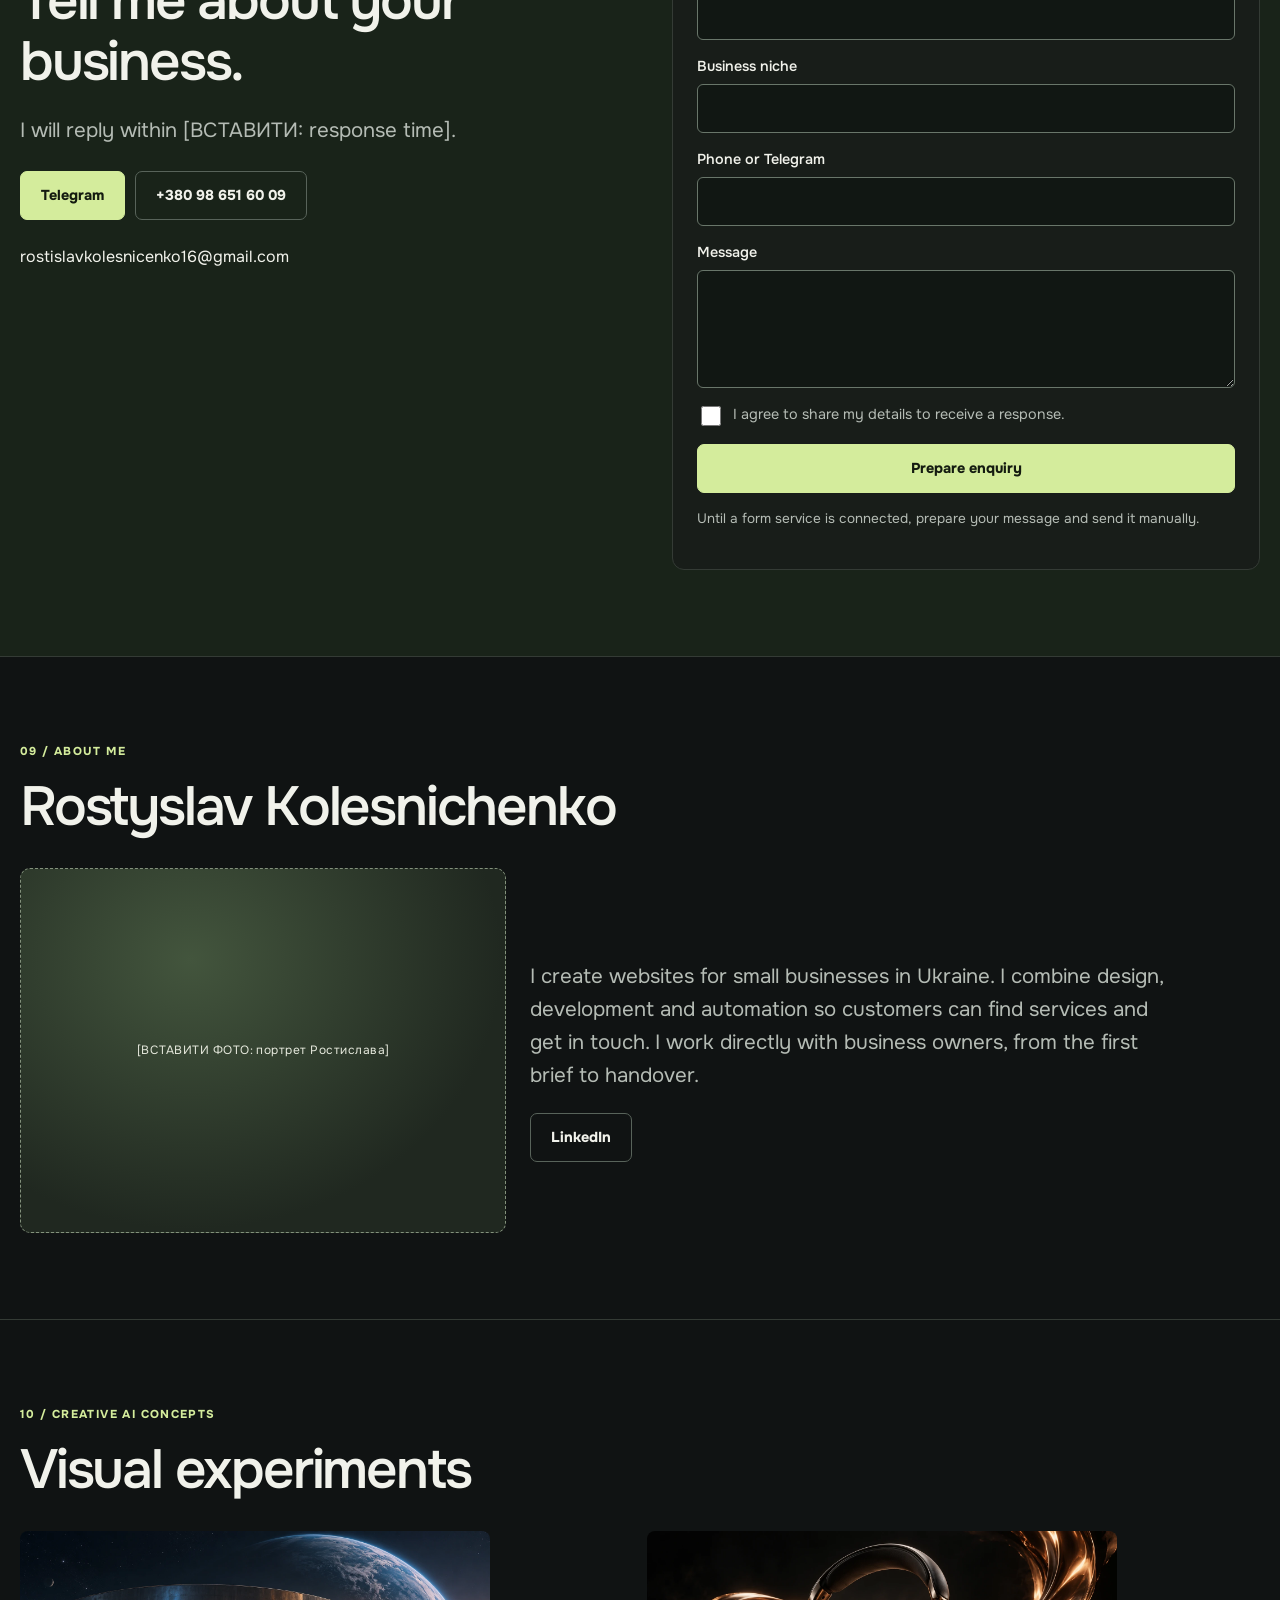
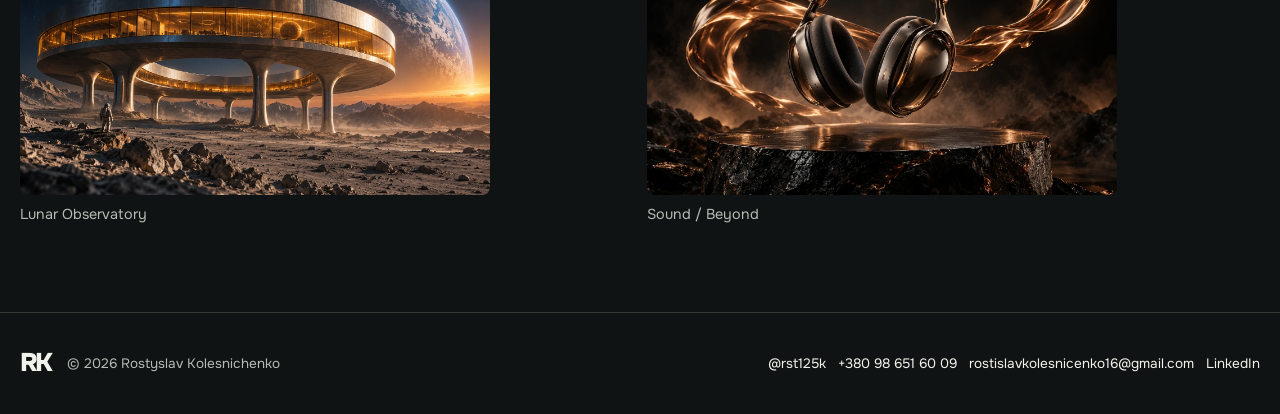
<file: en/index.html>
<!doctype html><html lang="en"><head><meta charset="utf-8"><meta name="viewport" content="width=device-width,initial-scale=1"><title>Websites for local businesses in Ukraine | Rostyslav Kolesnichenko</title><meta name="description" content="Web design and development for local businesses: responsive websites, SEO foundations, lead integrations and online booking."><meta name="theme-color" content="#101313"><link rel="canonical" href="https://rostyslav-dev.github.io/portfolio/en/"><link rel="alternate" hreflang="uk" href="https://rostyslav-dev.github.io/portfolio/"><link rel="alternate" hreflang="en" href="https://rostyslav-dev.github.io/portfolio/en/"><link rel="alternate" hreflang="x-default" href="https://rostyslav-dev.github.io/portfolio/"><meta property="og:type" content="website"><meta property="og:title" content="Websites for local businesses in Ukraine | Rostyslav Kolesnichenko"><meta property="og:description" content="Web design and development for local businesses: responsive websites, SEO foundations, lead integrations and online booking."><meta property="og:url" content="https://rostyslav-dev.github.io/portfolio/en/"><meta property="og:image" content="https://rostyslav-dev.github.io/portfolio/assets/og-portfolio.webp"><meta property="og:locale" content="en_US"><link rel="icon" href="../assets/rk.svg" type="image/svg+xml"><link rel="stylesheet" href="../style.css"><script src="../app.js" defer></script><script type="application/ld+json">{"@context": "https://schema.org", "@type": "ProfessionalService", "@id": "https://rostyslav-dev.github.io/portfolio/#service", "name": "Rostyslav Kolesnichenko | Web development", "url": "https://rostyslav-dev.github.io/portfolio/", "description": "Web design and development for local businesses: responsive websites, SEO foundations, lead integrations and online booking.", "telephone": "+380986516009", "email": "rostislavkolesnicenko16@gmail.com", "areaServed": {"@type": "Country", "name": "Ukraine"}, "sameAs": ["https://www.linkedin.com/in/rostyslav-kolesnichenko", "https://t.me/rst125k"], "provider": {"@type": "Person", "name": "Rostyslav Kolesnichenko"}}</script></head><body><a class="skip" href="#main">Skip to content</a><header class="header"><div class="wrap nav"><a class="logo" href="#top" aria-label="RK"><span>RK</span><small>WEB / DESIGN</small></a><nav id="menu" aria-label="Main navigation"><a href="#work">Projects</a><a href="#services">Services</a><a href="#prices">Pricing</a><a href="#process">Process</a><a href="#faq">FAQ</a><a class="mobile-menu-quote" href="#contact">Get a quote</a></nav><div class="nav-actions"><a class="lang" href="../index.html" lang="uk" >UA</a><a class="lang" href="index.html" lang="en" aria-current="page">EN</a><a class="btn nav-cta" href="#contact">Get a quote</a><button class="menu-toggle" aria-expanded="false" aria-controls="menu" aria-label="Menu">☰</button></div></div></header><main id="main"><section id="top" class="hero"><div class="wrap hero-grid"><div><p class="kicker"><span class="dot"></span> WEB DEVELOPMENT FOR BUSINESS · UKRAINE</p><h1>Websites that help businesses <em>generate leads.</em></h1><p class="lead">I build websites and landing pages for local businesses. Responsive design, SEO foundations and direct Telegram lead integration.</p><div class="actions"><a class="btn " href="#contact">Get a quote</a><a class="btn outline" href="#work">Explore projects</a></div><p class="trust">Responsive · Fast · Leads straight to Telegram</p></div><div class="hero-art" aria-hidden="true"><div class="art-top"><span>RK / DIGITAL</span><span>01</span></div><div class="art-orb"></div><div class="art-screen"><div class="art-dots">● ● ●</div><div class="art-line"></div><div class="art-line short"></div><div class="art-blocks"><i></i><i></i><i></i></div><div class="art-button"></div></div><div class="art-bottom"><span>DESIGN. FUNCTION. RESULTS.</span><span>↗</span></div></div></div></section><section class="section" id="why"><div class="wrap"><div class="section-head"><p class="kicker">01 / THE PROBLEM</p><h2>Why your business needs a website</h2></div><div class="grid four"><article class="card"><h3>Hard to find on Google</h3><p>Without a website, you have fewer opportunities to appear in search.</p><span class="index">01</span></article><article class="card"><h3>Trust is missing</h3><p>Customers cannot easily see who you are and why to choose you.</p><span class="index">02</span></article><article class="card"><h3>Leads get lost in DMs</h3><p>Messages across different channels are easy to miss.</p><span class="index">03</span></article><article class="card"><h3>Services and prices are scattered</h3><p>Customers have to ask for information they could see immediately.</p><span class="index">04</span></article></div><p class="statement">A website brings services, pricing, work and contacts together. Customers can make informed decisions and you can handle enquiries more efficiently.</p></div></section><section class="section" id="work"><div class="wrap"><div class="section-head"><p class="kicker">02 / PROJECTS · 04</p><h2>Solutions for different industries</h2><p>Four independent demos. These are examples of functionality, not real client case studies.</p></div><div class="grid projects"><article class="project"><div class="preview"><img src="../assets/aurea.webp" width="1672" height="941" alt="AURÉA - demo concept" loading="lazy" decoding="async"><span class="project-tag">Demo concept</span></div><div class="project-body"><p class="kicker">01 / Massage space</p><h3>AURÉA</h3><p>Show the atmosphere and rituals</p><ul><li>Visual storytelling</li><li>Responsive design</li><li>Ritual catalogue</li></ul><a class="btn outline" href="../projects/aurea/index.html">Open demo</a></div></article><article class="project"><div class="preview"><img src="../assets/massage.webp" width="1536" height="1024" alt="Massage &amp; recovery - demo concept" loading="lazy" decoding="async"><span class="project-tag">Demo concept</span></div><div class="project-body"><p class="kicker">02 / Wellness</p><h3>Massage & recovery</h3><p>Simplify treatment selection</p><ul><li>Interactive treatment picker</li><li>Demo booking</li><li>Treatment catalogue</li></ul><a class="btn outline" href="../projects/massage/index.html">Open demo</a></div></article><article class="project"><div class="preview"><div class="preview-composition barbershop"><span>NOIR & CO</span><small>[ВСТАВИТИ СКРІНШОТ]</small><i></i></div><span class="project-tag">Demo concept</span></div><div class="project-body"><p class="kicker">03 / Barbershop</p><h3>NOIR & CO</h3><p>Make booking easy</p><ul><li>Service pricing</li><li>Barber selection</li><li>Three-step booking</li></ul><a class="btn outline" href="../projects/barbershop/index.html">Open demo</a></div></article><article class="project"><div class="preview"><div class="preview-composition detailing"><span>APEX DETAIL</span><small>[ВСТАВИТИ СКРІНШОТ]</small><i></i></div><span class="project-tag">Demo concept</span></div><div class="project-body"><p class="kicker">04 / Detailing studio</p><h3>APEX DETAIL</h3><p>Estimate and lead generation</p><ul><li>Price calculator</li><li>Before/after comparison</li><li>Prefilled enquiry</li></ul><a class="btn outline" href="../projects/detailing/index.html">Open demo</a></div></article></div></div></section><section class="section" id="services"><div class="wrap"><div class="section-head"><p class="kicker">03 / SERVICES</p><h2>What I can build for you</h2></div><div class="grid three"><article class="card"><h3>Design & development</h3><p>Clear structure, intuitive interface, mobile-first design.</p></article><article class="card"><h3>SEO foundations</h3><p>Metadata, semantics, sitemap and technical indexing foundations.</p></article><article class="card"><h3>Lead automation</h3><p>Forms, Telegram or CRM, booking with an agreed workflow.</p></article></div></div></section><section class="section" id="prices"><div class="wrap"><div class="section-head"><p class="kicker">04 / PRICING</p><h2>Transparent starting prices</h2></div><div class="grid three"><article class="card price "><p class="kicker">01 / PACKAGE</p><h3>Landing page</h3><p class="amount"><small>from</small> 9 900 <small>UAH</small></p><p>7–10 business days (estimate)</p><ul><li>1 page</li><li>Custom design</li><li>Form or contact buttons</li><li>Basic metadata</li></ul><a class="btn outline" href="#contact">Get a quote</a></article><article class="card price featured"><p class="kicker">02 / PACKAGE</p><h3>Business website</h3><p class="amount"><small>from</small> 14 900 <small>UAH</small></p><p>10–15 business days (estimate)</p><ul><li>Up to 5 pages</li><li>Services, portfolio, contacts</li><li>Responsive design and SEO basics</li><li>Usage guide</li></ul><a class="btn " href="#contact">Get a quote</a></article><article class="card price "><p class="kicker">03 / PACKAGE</p><h3>Website + automation</h3><p class="amount"><small>from</small> 24 900 <small>UAH</small></p><p>14–21 business days (estimate)</p><ul><li>Business website</li><li>Telegram or CRM leads</li><li>SEO foundations</li><li>Booking with agreed workflow</li></ul><a class="btn outline" href="#contact">Get a quote</a></article></div><p class="statement">Final cost depends on the scope. Message me and I will prepare an estimate within one day. Domain, hosting, paid services and complex integrations are agreed separately.</p></div></section><section class="section" id="process"><div class="wrap"><div class="section-head"><p class="kicker">05 / PROCESS</p><h2>From idea to launch</h2><p>Estimated timing; stages may overlap by agreement.</p></div><div class="grid four"><article class="card step"><span class="index">01</span><h3>Brief</h3><p class="kicker">1–2 business days</p><p>We agree goals, features, budget and timing. You get a scope.</p></article><article class="card step"><span class="index">02</span><h3>Structure & design</h3><p class="kicker">2–4 business days</p><p>You approve structure and visual direction before development.</p></article><article class="card step"><span class="index">03</span><h3>Build & test</h3><p class="kicker">3–12 business days</p><p>You get a staging version to review on different screens.</p></article><article class="card step"><span class="index">04</span><h3>Launch & support</h3><p class="kicker">1–3 business days</p><p>Deployment, access handover and instructions.</p></article></div></div></section><section class="section" id="guarantees"><div class="wrap"><div class="section-head"><p class="kicker">06 / GUARANTEES</p><h2>Clear commitments</h2></div><div class="grid three"><article class="card"><h3>Post-launch fixes</h3><p>Free fixes within the agreed scope: [ВСТАВИТИ: number of days].</p></article><article class="card"><h3>Written schedule</h3><p>Scope, price and schedule agreed before kickoff.</p></article><article class="card"><h3>You own your website</h3><p>After full payment I hand over code and access; third-party material remains subject to its licences.</p></article></div><!-- [ВСТАВИТИ: реальний відгук, ім’я, ніша] × 2; опублікувати лише за згодою клієнта. --></div></section><section class="section" id="faq"><div class="wrap"><div class="section-head"><p class="kicker">07 / FAQ</p><h2>Frequently asked questions</h2></div><div class="faq"><details><summary>How much does a website cost?</summary><p>From UAH 9,900. The final price depends on pages, content and integrations.</p></details><details><summary>How long does it take?</summary><p>Typically 7–21 business days after scope and materials are agreed.</p></details><details><summary>Who pays for domain and hosting?</summary><p>You register them in your name. I help with selection and setup.</p></details><details><summary>Can I edit the site myself?</summary><p>Yes, if we agree the editing method: files or a CMS. A CMS is quoted separately.</p></details><details><summary>How do leads arrive?</summary><p>Once configured, enquiries go to Telegram or a CRM; booking can also be integrated.</p></details><details><summary>What do you need from me?</summary><p>Business description, services, prices, contacts, photos and example websites you like.</p></details></div></div></section><section class="section contact" id="contact"><div class="wrap contact-grid"><div><p class="kicker">08 / CONTACT</p><h2>Tell me about your business.</h2><p class="lead">I will reply within [ВСТАВИТИ: response time].</p><div class="actions"><a class="btn " href="https://t.me/rst125k">Telegram</a><a class="btn outline" href="tel:+380986516009">+380 98 651 60 09</a></div><a href="mailto:rostislavkolesnicenko16@gmail.com">rostislavkolesnicenko16@gmail.com</a></div><form id="lead-form" data-endpoint="" method="post" class="card form"><label>Name<input name="name" autocomplete="name" required maxlength="100"></label><label>Business niche<input name="business" required maxlength="120"></label><label>Phone or Telegram<input name="contact" required maxlength="120"></label><label>Message<textarea name="message" rows="4" maxlength="2000"></textarea></label><label class="check"><input type="checkbox" required name="consent" value="yes">I agree to share my details to receive a response.</label><button class="btn" type="submit" disabled>Prepare enquiry</button><p class="muted" id="form-note">Until a form service is connected, prepare your message and send it manually.</p><p id="form-status" role="status" aria-live="polite"></p><div id="fallback" hidden><textarea id="prepared" readonly rows="6" aria-label="Enquiry text"></textarea><div class="actions"><button class="btn outline" type="button" id="copy">Copy</button><a class="btn outline" href="https://t.me/rst125k">Telegram</a><a id="mail" class="btn outline" href="mailto:rostislavkolesnicenko16@gmail.com">Email</a></div></div><noscript>JavaScript is required for the form. Contact me directly via Telegram or email.</noscript></form></div></section><section class="section" id="about"><div class="wrap"><div class="section-head"><p class="kicker">09 / ABOUT ME</p><h2>Rostyslav Kolesnichenko</h2></div><div class="about-grid"><div class="placeholder " role="img" aria-label="портрет Ростислава"><span>[ВСТАВИТИ ФОТО: портрет Ростислава]</span></div><div><p class="lead">I create websites for small businesses in Ukraine. I combine design, development and automation so customers can find services and get in touch. I work directly with business owners, from the first brief to handover.</p><a class="btn outline" href="https://www.linkedin.com/in/rostyslav-kolesnichenko">LinkedIn</a></div></div></div></section><section class="section" id="concepts"><div class="wrap"><div class="section-head"><p class="kicker">10 / CREATIVE AI CONCEPTS</p><h2>Visual experiments</h2></div><div class="grid two"><figure class="concept"><img src="../assets/lunar.webp" alt="Lunar Observatory - AI concept" width="1672" height="941" loading="lazy" decoding="async"><figcaption>Lunar Observatory</figcaption></figure><figure class="concept"><img src="../assets/ion.webp" alt="Sound / Beyond - AI concept" width="1672" height="941" loading="lazy" decoding="async"><figcaption>Sound / Beyond</figcaption></figure></div></div></section></main><footer><div class="wrap footer"><a class="logo" href="#top">RK</a><p>© 2026 Rostyslav Kolesnichenko</p><address><a href="https://t.me/rst125k">@rst125k</a><a href="tel:+380986516009">+380 98 651 60 09</a><a href="mailto:rostislavkolesnicenko16@gmail.com">rostislavkolesnicenko16@gmail.com</a><a href="https://www.linkedin.com/in/rostyslav-kolesnichenko">LinkedIn</a></address></div></footer><a class="mobile-cta" href="https://t.me/rst125k">Message on Telegram ↗</a></body></html>
</file>
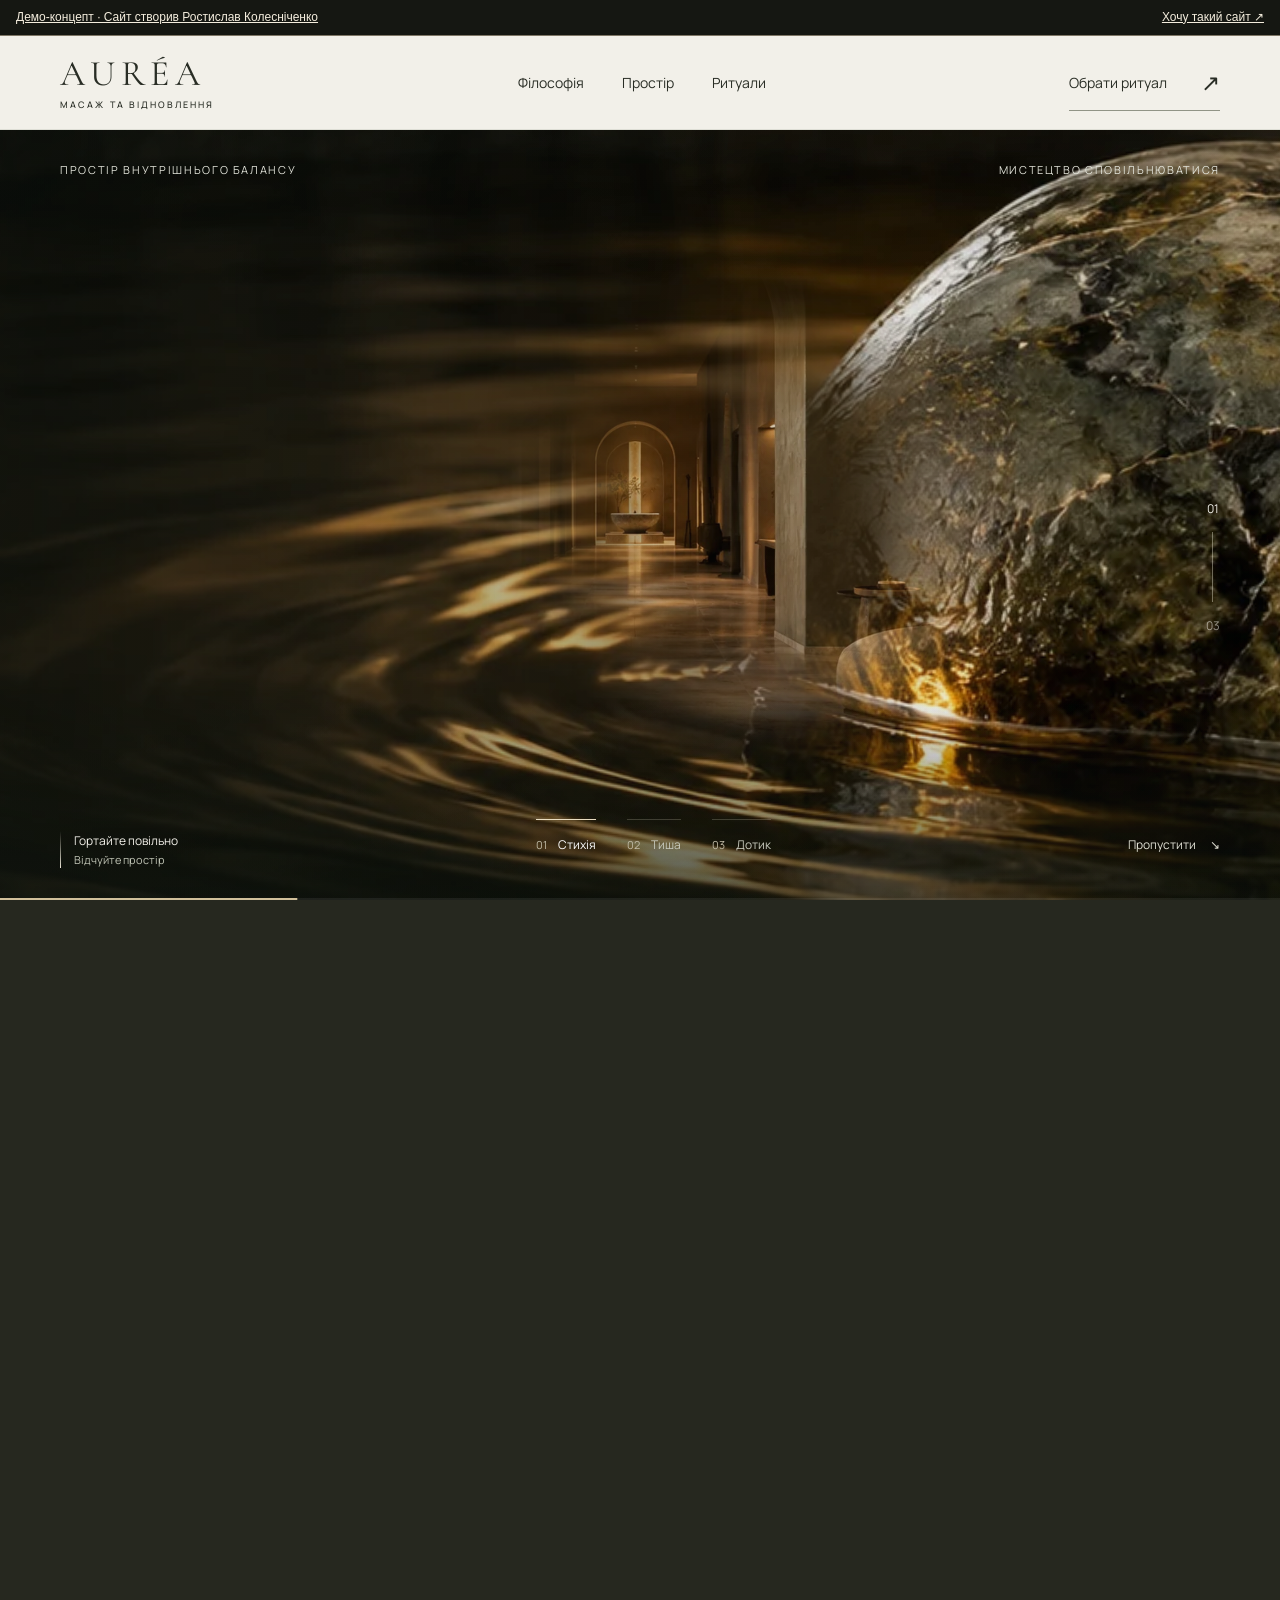
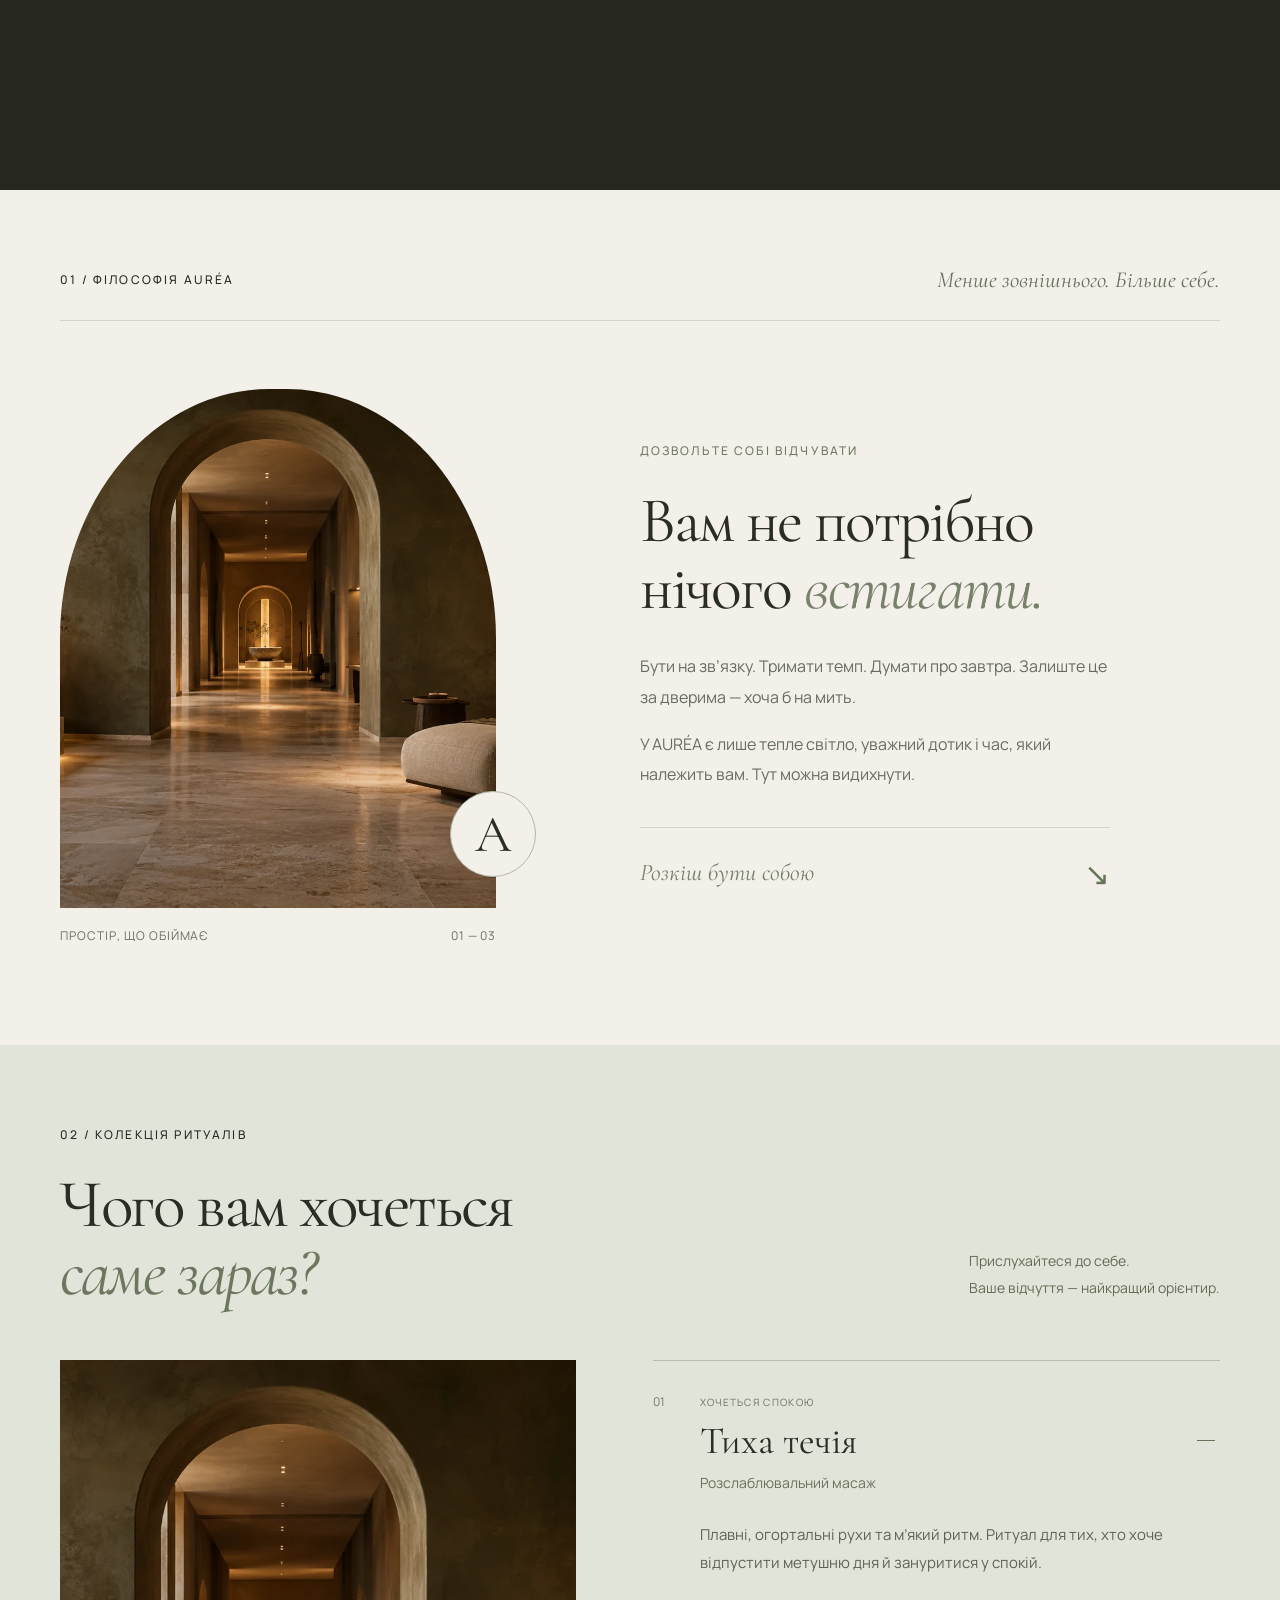
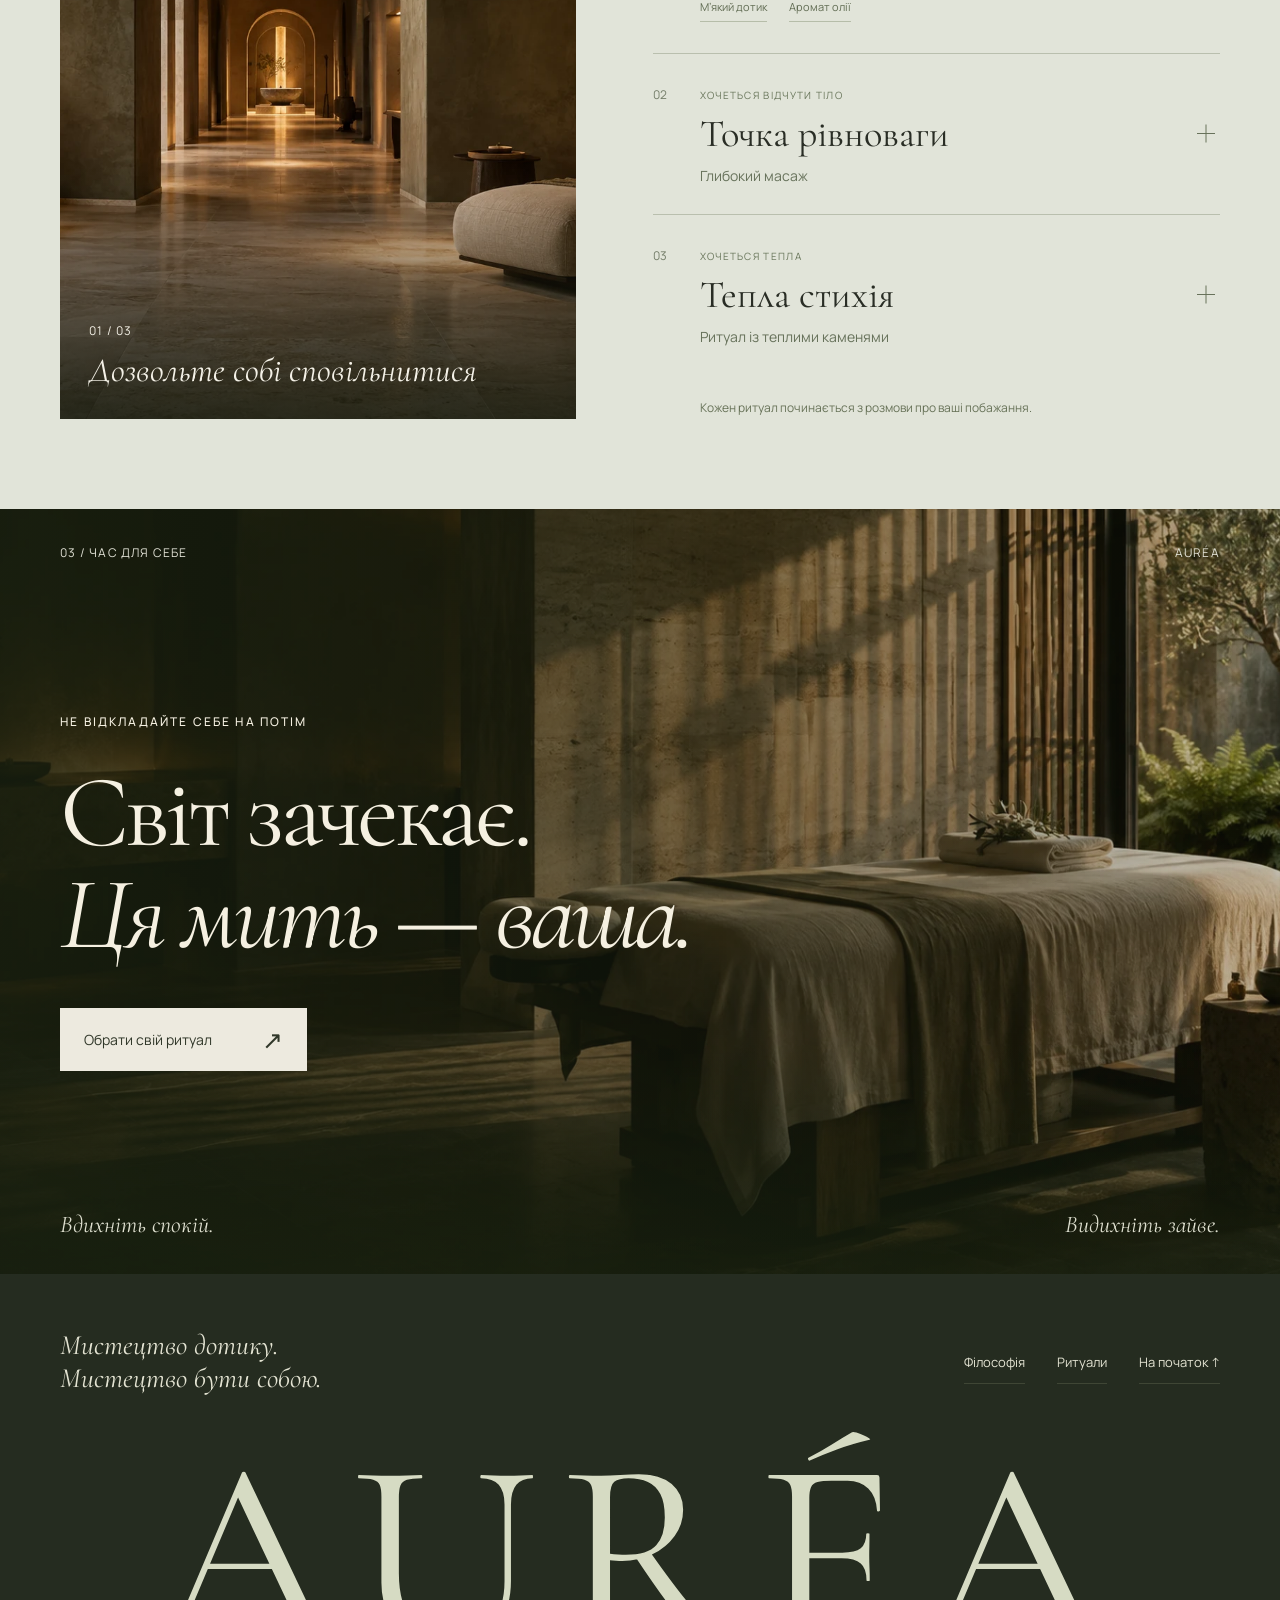
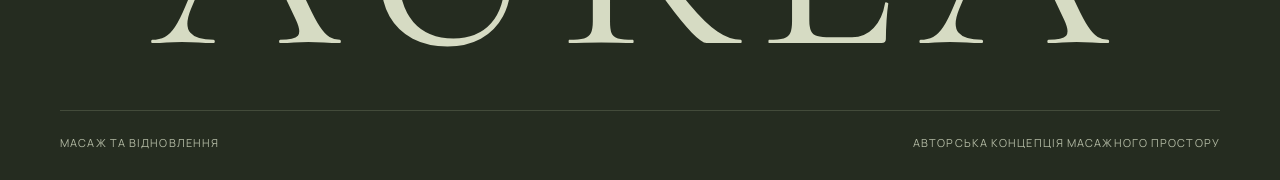
<file: projects/aurea/index.html>
<!doctype html>
<html lang="uk">
<head>
  <meta charset="UTF-8"><meta name="viewport" content="width=device-width,initial-scale=1">
  <meta name="theme-color" content="#24271f">
  <title>AURÉA — Мистецтво дотику</title>
  <meta name="description" content="AURÉA — простір тиші, усвідомленого дотику та глибокого відпочинку. Знайдіть свій ритуал повернення до себе.">
  <link rel="icon" type="image/svg+xml" href="data:image/svg+xml,%3Csvg xmlns='http://www.w3.org/2000/svg' viewBox='0 0 64 64'%3E%3Crect width='64' height='64' rx='32' fill='%2324271f'/%3E%3Cpath d='M17 47L32 15L47 47M23 35H41' fill='none' stroke='%23e8ddc7' stroke-width='3'/%3E%3C/svg%3E">
  <link rel="stylesheet" href="fonts.css">
  <link rel="preload" href="assets/stone.webp" as="image" fetchpriority="high">
  <link rel="stylesheet" href="style.css?v=6">
  <script defer src="js/scene-renderer.js?v=6"></script>
  <script defer src="js/main.js?v=6"></script>
<meta name="robots" content="noindex, follow"><link rel="canonical" href="https://rostyslav-dev.github.io/portfolio/projects/aurea/index.html">
<meta property="og:type" content="website">
<meta property="og:title" content="AURÉA — авторський вебконцепт">
<meta property="og:description" content="Авторський концепт масажної студії: преміальний стиль, анімація під час прокрутки, адаптивний дизайн. Демонстраційний сайт.">
<meta property="og:url" content="https://rostyslav-dev.github.io/portfolio/projects/aurea/index.html">
<meta property="og:image" content="https://rostyslav-dev.github.io/portfolio/assets/aurea.webp">
<meta name="twitter:card" content="summary_large_image">
</head>
<body><div class="rk-demo-banner"><a href="../../index.html#work">Демо-концепт · Сайт створив Ростислав Колесніченко</a><a href="https://t.me/rst125k">Хочу такий сайт ↗</a></div>
  <a class="skip-link" href="#rituals">Перейти до ритуалів</a>
  <header class="header">
    <a class="brand" href="#top" aria-label="AURÉA — на головну">AURÉA<span>МАСАЖ ТА ВІДНОВЛЕННЯ</span></a>
    <nav aria-label="Основна навігація"><a href="#philosophy">Філософія</a><a href="#space" data-chapter="1">Простір</a><a href="#rituals">Ритуали</a></nav>
    <a class="header-cta" href="#rituals">Обрати ритуал <span aria-hidden="true">↗</span></a>
  </header>
  <main id="top">
    <section class="journey" id="journey" aria-label="Подорож простором AURÉA">
      <div class="stage">
        <div class="scene-fallback" aria-hidden="true"><img src="assets/stone.webp" alt="" fetchpriority="high" width="1672" height="941" decoding="async"><img src="assets/lounge.webp" alt="" loading="eager" width="1672" height="941" decoding="async"><img src="assets/treatment.webp" alt="" loading="eager" width="1672" height="941" decoding="async"></div>
        <canvas id="journey-canvas" aria-hidden="true"></canvas><div class="scrim"></div>
        <div class="stage-top"><span>ПРОСТІР ВНУТРІШНЬОГО БАЛАНСУ</span><span class="stage-edition">МИСТЕЦТВО СПОВІЛЬНЮВАТИСЯ</span></div>
        <div class="scene-copy active" data-copy="0">
          <p class="eyebrow">ДОТИК ДО СЕБЕ</p>
          <h1>Мистецтво<br>бути <em>в моменті.</em></h1>
          <p class="scene-description">Залиште зовнішній світ за порогом.<br>Тут усе починається з вашого видиху.</p>
          <a class="round-link" href="#space" data-chapter="1"><span class="circle" aria-hidden="true">↓</span>Почати занурення</a>
        </div>
        <div class="scene-copy" data-copy="1" aria-hidden="true" inert>
          <p class="eyebrow">ПРОСТІР ТИШІ</p>
          <h2>Світ стає<br><em>тихішим.</em></h2>
          <p class="scene-description">Тепле світло. Природні фактури.<br>Місце, де можна просто бути.</p>
          <a class="round-link" href="#touch" data-chapter="2"><span class="circle" aria-hidden="true">↓</span>Рушити далі</a>
        </div>
        <div class="scene-copy" data-copy="2" aria-hidden="true" inert>
          <p class="eyebrow">ВАШ ОСОБИСТИЙ РИТУАЛ</p>
          <h2>Повернутися<br><em>до відчуттів.</em></h2>
          <p class="scene-description">Турбота, якій не потрібні слова.<br>Увага до тіла. Час для себе.</p>
          <a class="round-link" href="#rituals"><span class="circle" aria-hidden="true">↗</span>Знайти свій ритуал</a>
        </div>
        <div class="scene-side" aria-hidden="true"><span id="scene-number">01</span><i></i><span>03</span></div>
        <div class="stage-bottom">
          <div class="scroll-hint"><span class="scroll-line"></span><span>Гортайте повільно<br><small>Відчуйте простір</small></span></div>
          <nav class="chapters" aria-label="Етапи занурення">
            <a href="#top" data-chapter="0" aria-current="step"><span>01</span> Стихія</a><a href="#space" data-chapter="1"><span>02</span> Тиша</a><a href="#touch" data-chapter="2"><span>03</span> Дотик</a>
          </nav>
          <a class="skip-journey" href="#philosophy" aria-label="Пропустити занурення">Пропустити <span aria-hidden="true">↘</span></a>
        </div>
        <div class="journey-progress" aria-hidden="true"><span></span></div>
      </div>
      <span class="chapter-anchor" id="space"></span><span class="chapter-anchor" id="touch"></span>
    </section>
    <section class="philosophy editorial-philosophy section-pad" id="philosophy">
      <div class="editorial-heading reveal"><span class="eyebrow">01 / ФІЛОСОФІЯ AURÉA</span><span class="editorial-note">Менше зовнішнього. Більше себе.</span></div>
      <figure class="philosophy-portrait reveal"><div class="portrait-frame"><img src="assets/lounge.webp" alt="Тепле світло в арковому проході до тихої зони відпочинку" loading="lazy" width="1672" height="941"></div><figcaption><span>ПРОСТІР, ЩО ОБІЙМАЄ</span><span>01 — 03</span></figcaption><span class="portrait-seal" aria-hidden="true">A</span></figure>
      <div class="philosophy-content reveal"><p class="eyebrow">ДОЗВОЛЬТЕ СОБІ ВІДЧУВАТИ</p><h2>Вам не потрібно<br>нічого <em>встигати.</em></h2><div class="philosophy-bottom"><p>Бути на зв’язку. Тримати темп. Думати про завтра. Залиште це за дверима — хоча б на мить.</p><p>У AURÉA є лише тепле світло, уважний дотик і час, який належить вам. Тут можна видихнути.</p></div><div class="philosophy-signoff"><span class="signature">Розкіш бути собою</span><span aria-hidden="true">↘</span></div></div>
    </section>
    <section class="rituals editorial-rituals section-pad" id="rituals">
      <div class="rituals-heading reveal"><div><p class="eyebrow">02 / КОЛЕКЦІЯ РИТУАЛІВ</p><h2>Чого вам хочеться<br><em>саме зараз?</em></h2></div><p>Прислухайтеся до себе.<br>Ваше відчуття — найкращий орієнтир.</p></div>
      <div class="ritual-gallery reveal" aria-label="Атмосфера обраного ритуалу">
        <div class="ritual-visual active" data-ritual-visual="0"><img src="assets/lounge.webp" alt="Затишна релакс-зона для спокійного відпочинку" loading="lazy" width="1672" height="941"></div>
        <div class="ritual-visual" data-ritual-visual="1" aria-hidden="true"><img src="assets/treatment.webp" alt="Масажний стіл із натуральним льоном у теплому світлі" loading="lazy" width="1672" height="941"></div>
        <div class="ritual-visual" data-ritual-visual="2" aria-hidden="true"><img src="assets/stone.webp" alt="Гладкий природний камінь у бурштинових відблисках олії" loading="lazy" width="1672" height="941"></div>
        <div class="gallery-caption"><span id="ritual-image-number">01 / 03</span><span id="ritual-image-caption">Дозвольте собі сповільнитися</span></div>
      </div>
      <div class="ritual-list reveal">
        <details open data-ritual="0"><summary><span class="ritual-number">01</span><div><span class="ritual-tag">ХОЧЕТЬСЯ СПОКОЮ</span><h3>Тиха течія</h3><span class="ritual-sub">Розслаблювальний масаж</span></div><span class="expand" aria-hidden="true"></span></summary><div class="ritual-description"><p>Плавні, огортальні рухи та м’який ритм. Ритуал для тих, хто хоче відпустити метушню дня й зануритися у спокій.</p><div class="ritual-notes"><span>М’який дотик</span><span>Аромат олії</span></div></div></details>
        <details data-ritual="1"><summary><span class="ritual-number">02</span><div><span class="ritual-tag">ХОЧЕТЬСЯ ВІДЧУТИ ТІЛО</span><h3>Точка рівноваги</h3><span class="ritual-sub">Глибокий масаж</span></div><span class="expand" aria-hidden="true"></span></summary><div class="ritual-description"><p>Уважна робота з м’язами в комфортному для вас темпі. Інтенсивність дотику обираємо індивідуально — у діалозі з майстром.</p><div class="ritual-notes"><span>Індивідуальний підхід</span><span>Усвідомлений ритм</span></div></div></details>
        <details data-ritual="2"><summary><span class="ritual-number">03</span><div><span class="ritual-tag">ХОЧЕТЬСЯ ТЕПЛА</span><h3>Тепла стихія</h3><span class="ritual-sub">Ритуал із теплими каменями</span></div><span class="expand" aria-hidden="true"></span></summary><div class="ritual-description"><p>Тепло гладких каменів поєднується з м’якими масажними рухами. Неквапливий, чуттєвий ритуал, у якому хочеться затриматися.</p><div class="ritual-notes"><span>Природні фактури</span><span>Зігрівальне тепло</span></div></div></details>
        <p class="ritual-footnote">Кожен ритуал починається з розмови про ваші побажання.</p>
      </div>
    </section>
    <section class="closing editorial-closing"><img src="assets/treatment.webp" alt="Сонячні промені в тихій масажній кімнаті" loading="lazy" width="1672" height="941"><div class="closing-top"><span>03 / ЧАС ДЛЯ СЕБЕ</span><span>AURÉA</span></div><div class="closing-content reveal"><p class="eyebrow">НЕ ВІДКЛАДАЙТЕ СЕБЕ НА ПОТІМ</p><h2>Світ зачекає.<br><em>Ця мить — ваша.</em></h2><a href="#rituals" class="closing-cta">Обрати свій ритуал <span aria-hidden="true">↗</span></a></div><div class="closing-bottom"><span>Вдихніть спокій.</span><span>Видихніть зайве.</span></div></section>
  </main>
  <footer class="editorial-footer"><div class="footer-top"><p>Мистецтво дотику.<br>Мистецтво бути собою.</p><nav aria-label="Навігація внизу сторінки"><a href="#philosophy">Філософія</a><a href="#rituals">Ритуали</a><a href="#top">На початок ↑</a></nav></div><a href="#top" class="footer-wordmark" aria-label="AURÉA — на початок">AURÉA</a><div class="footer-bottom"><span>МАСАЖ ТА ВІДНОВЛЕННЯ</span><span>АВТОРСЬКА КОНЦЕПЦІЯ МАСАЖНОГО ПРОСТОРУ</span></div></footer>
</body>
</html>
</file>
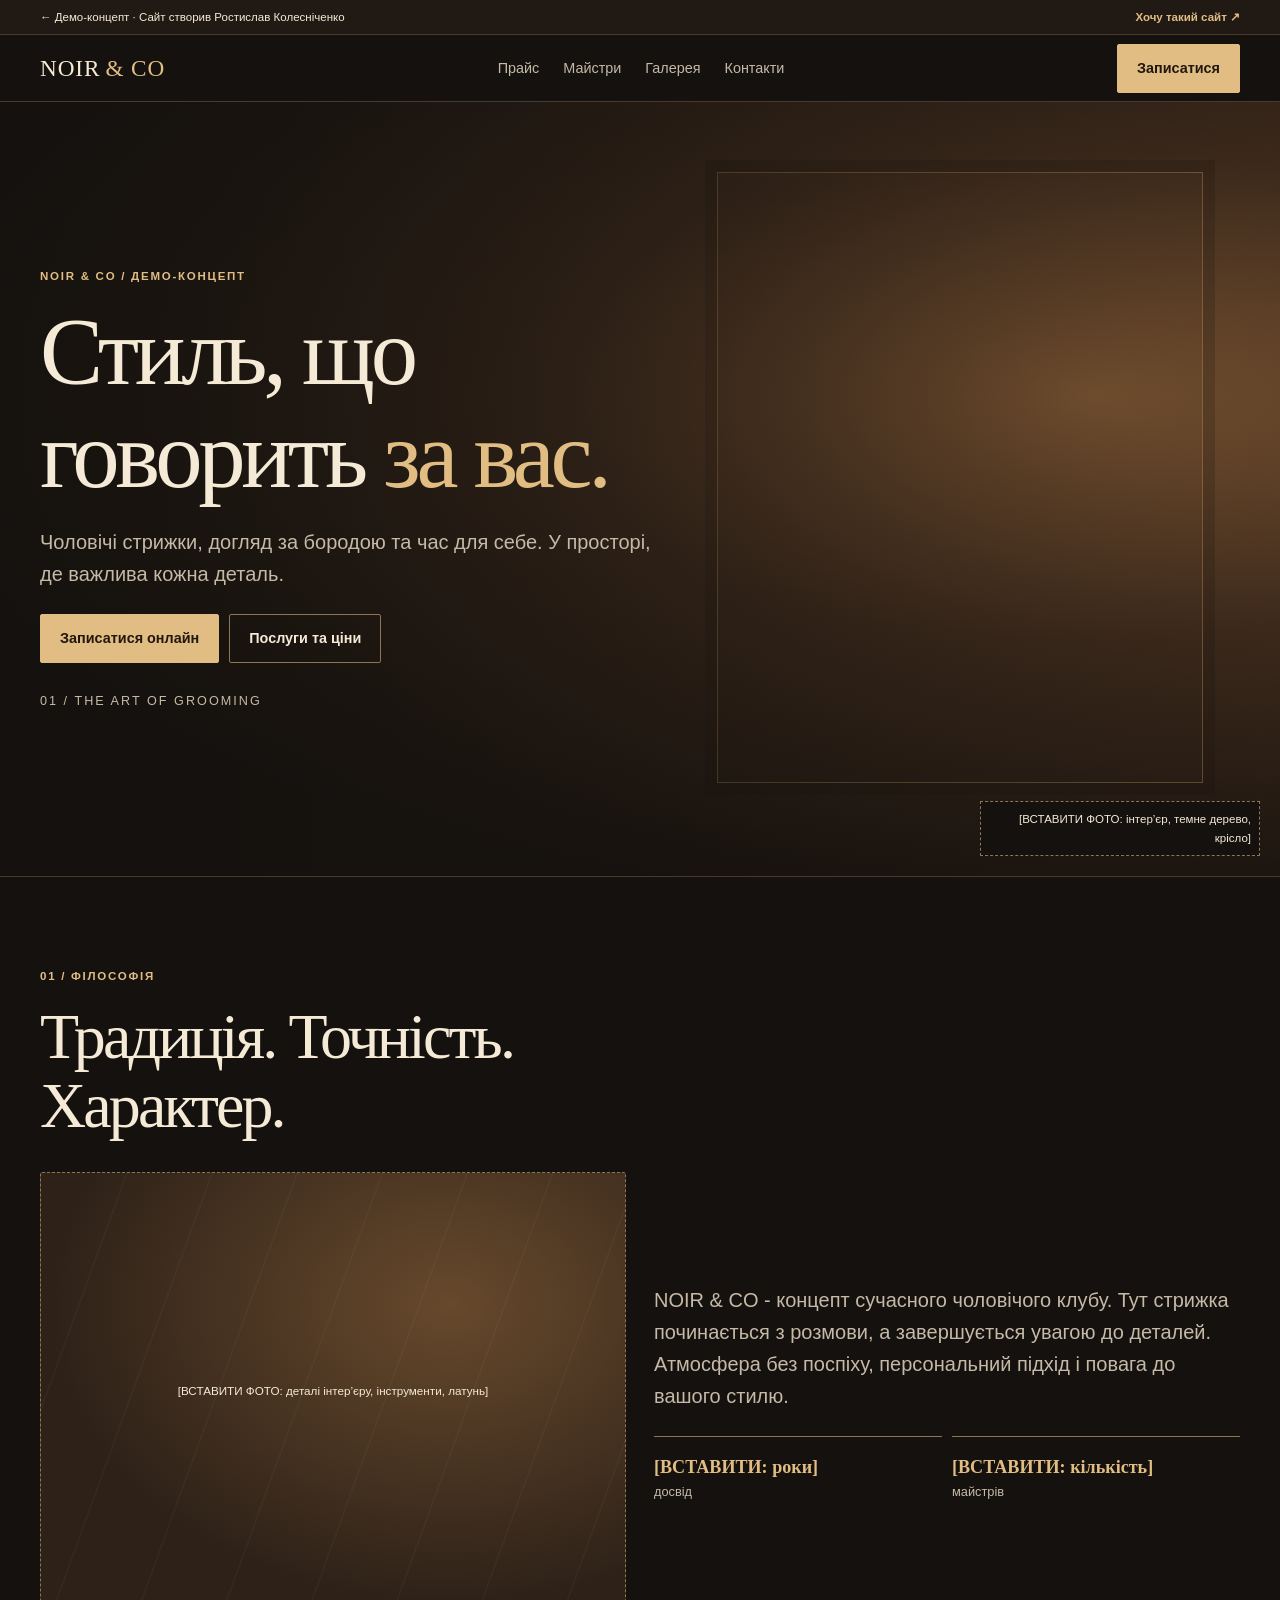
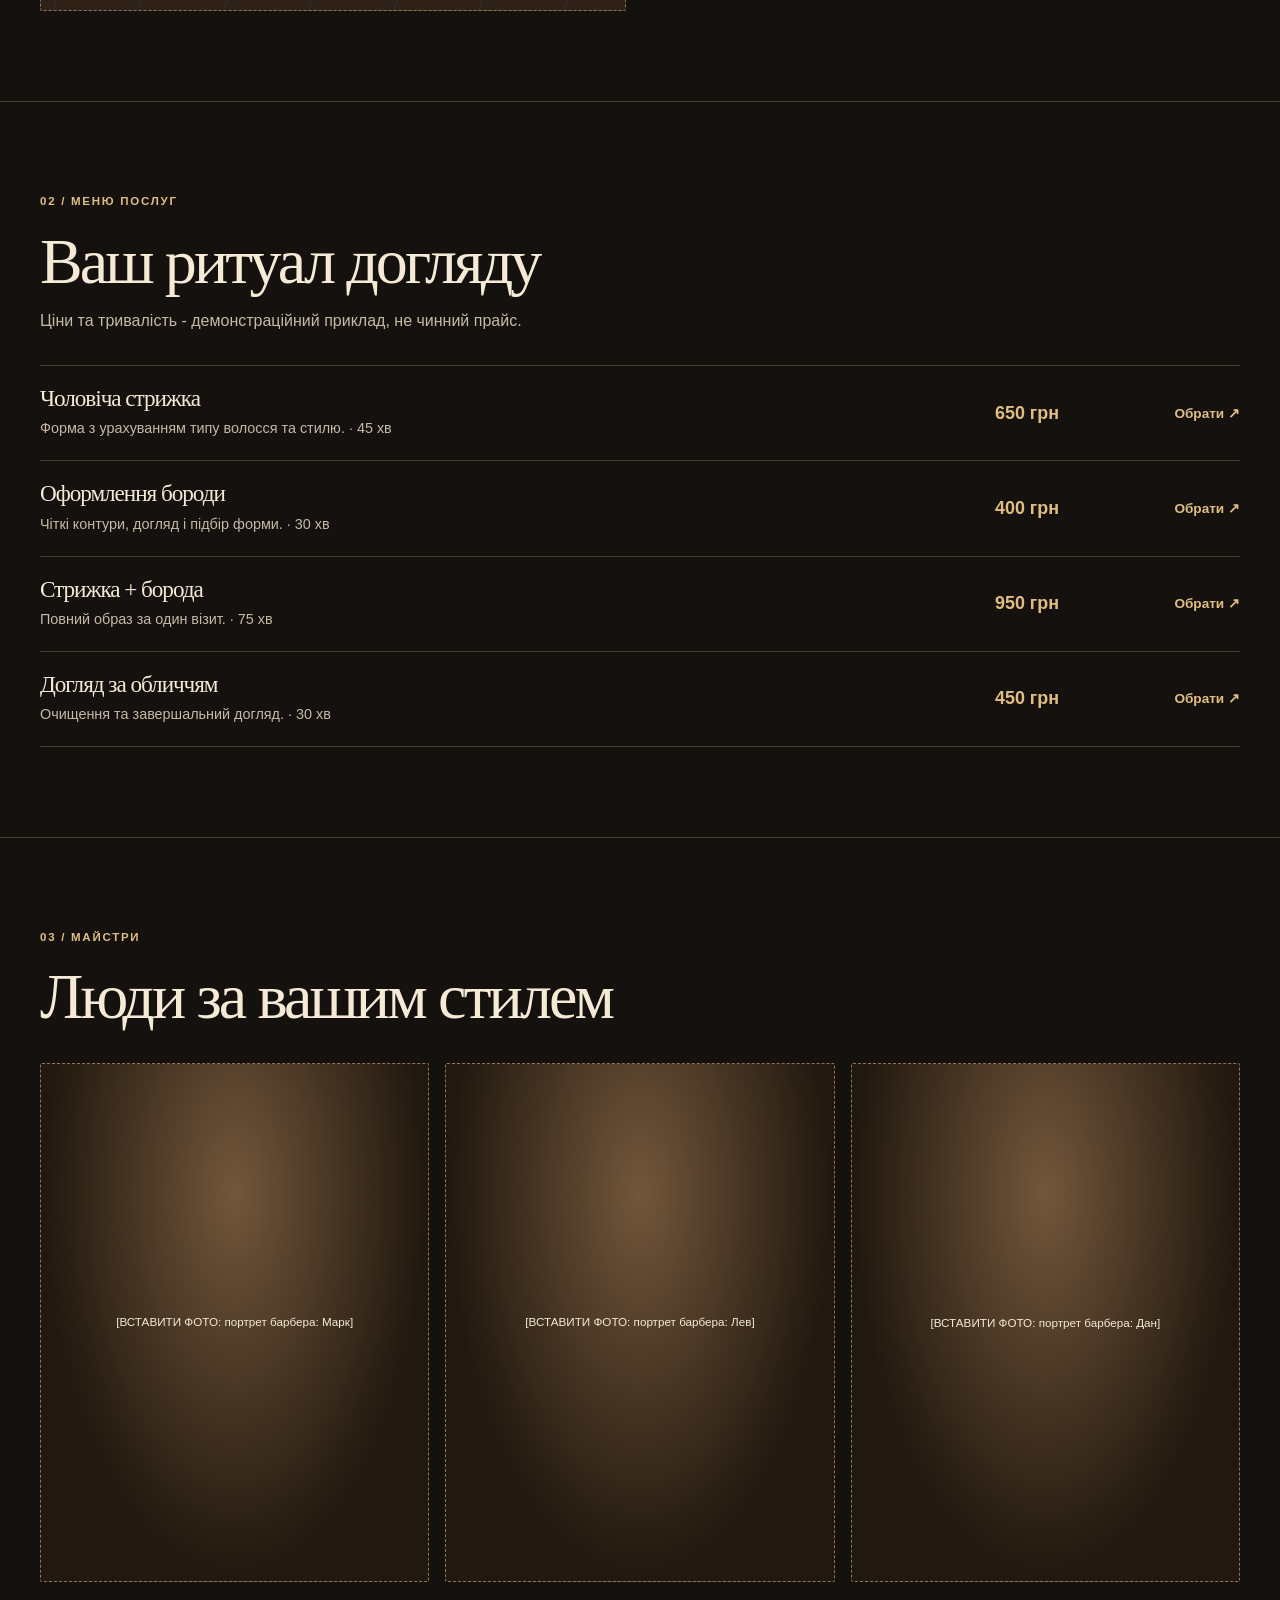
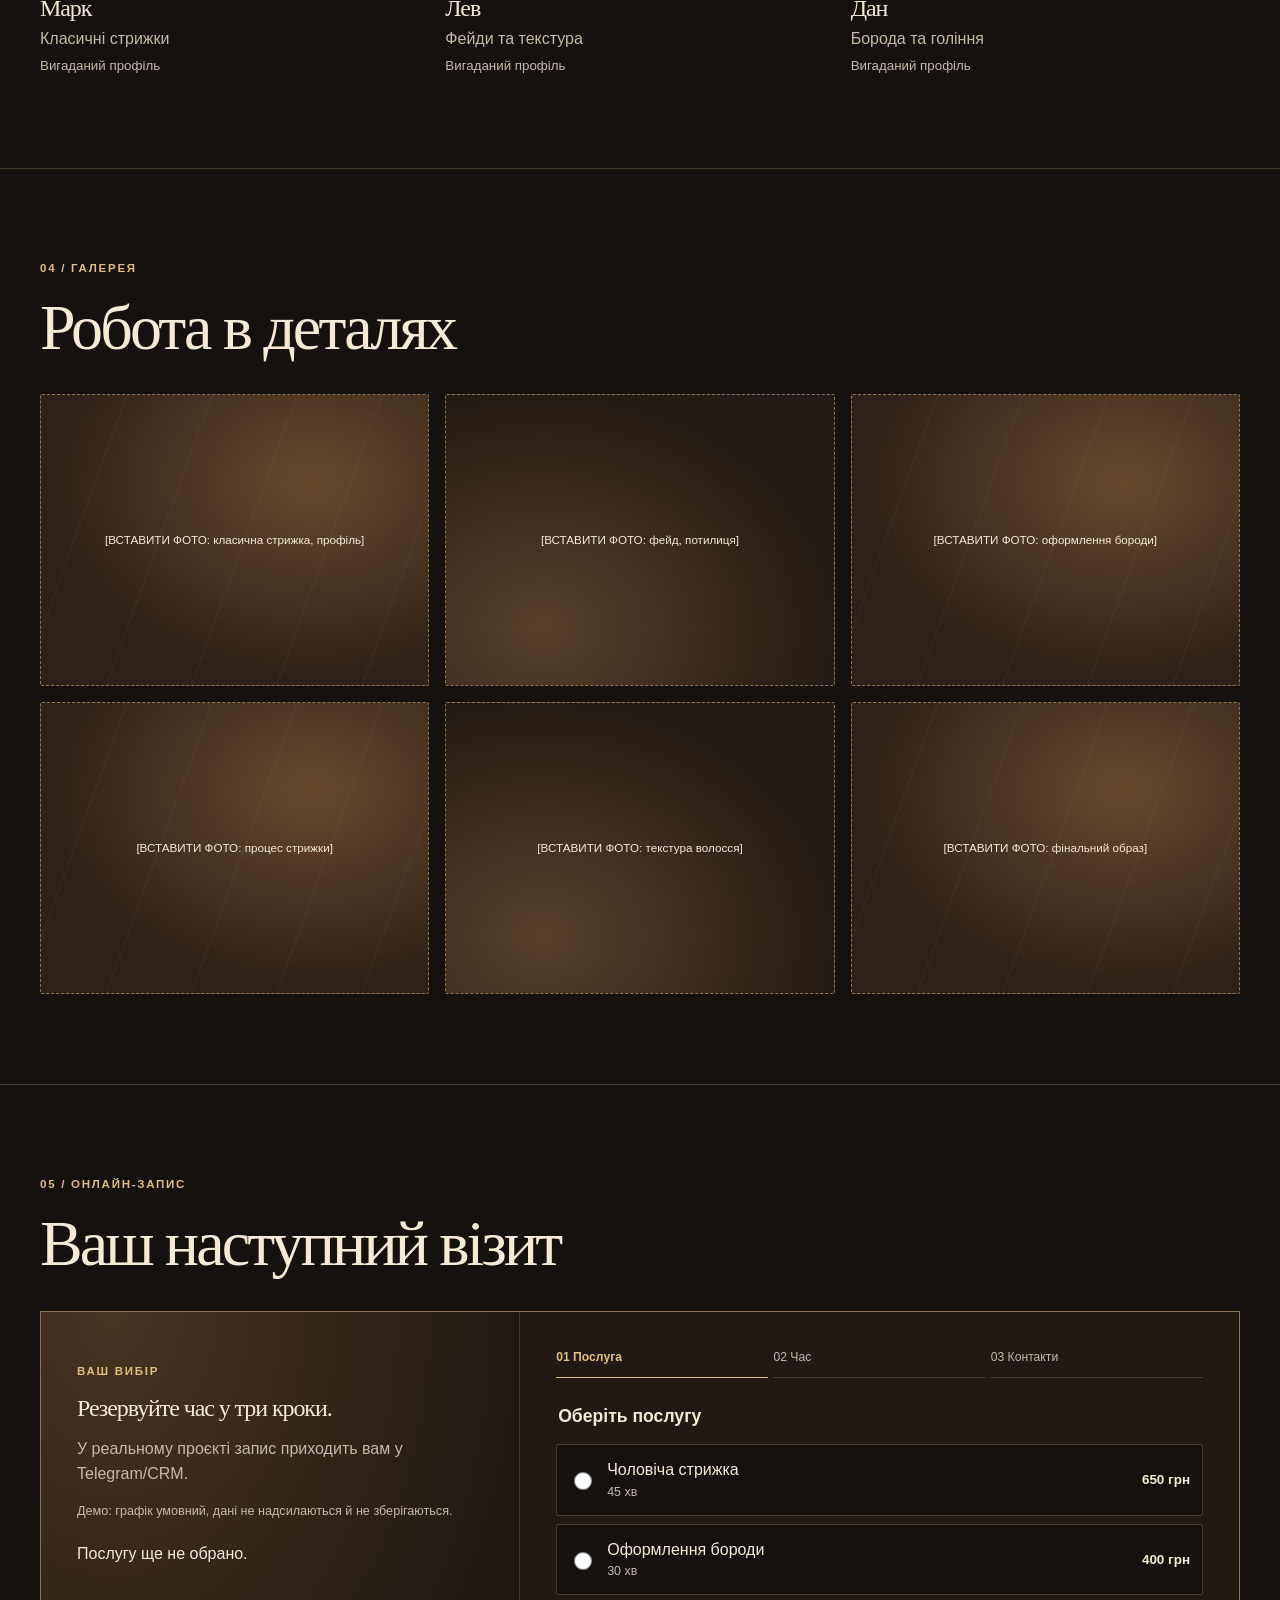
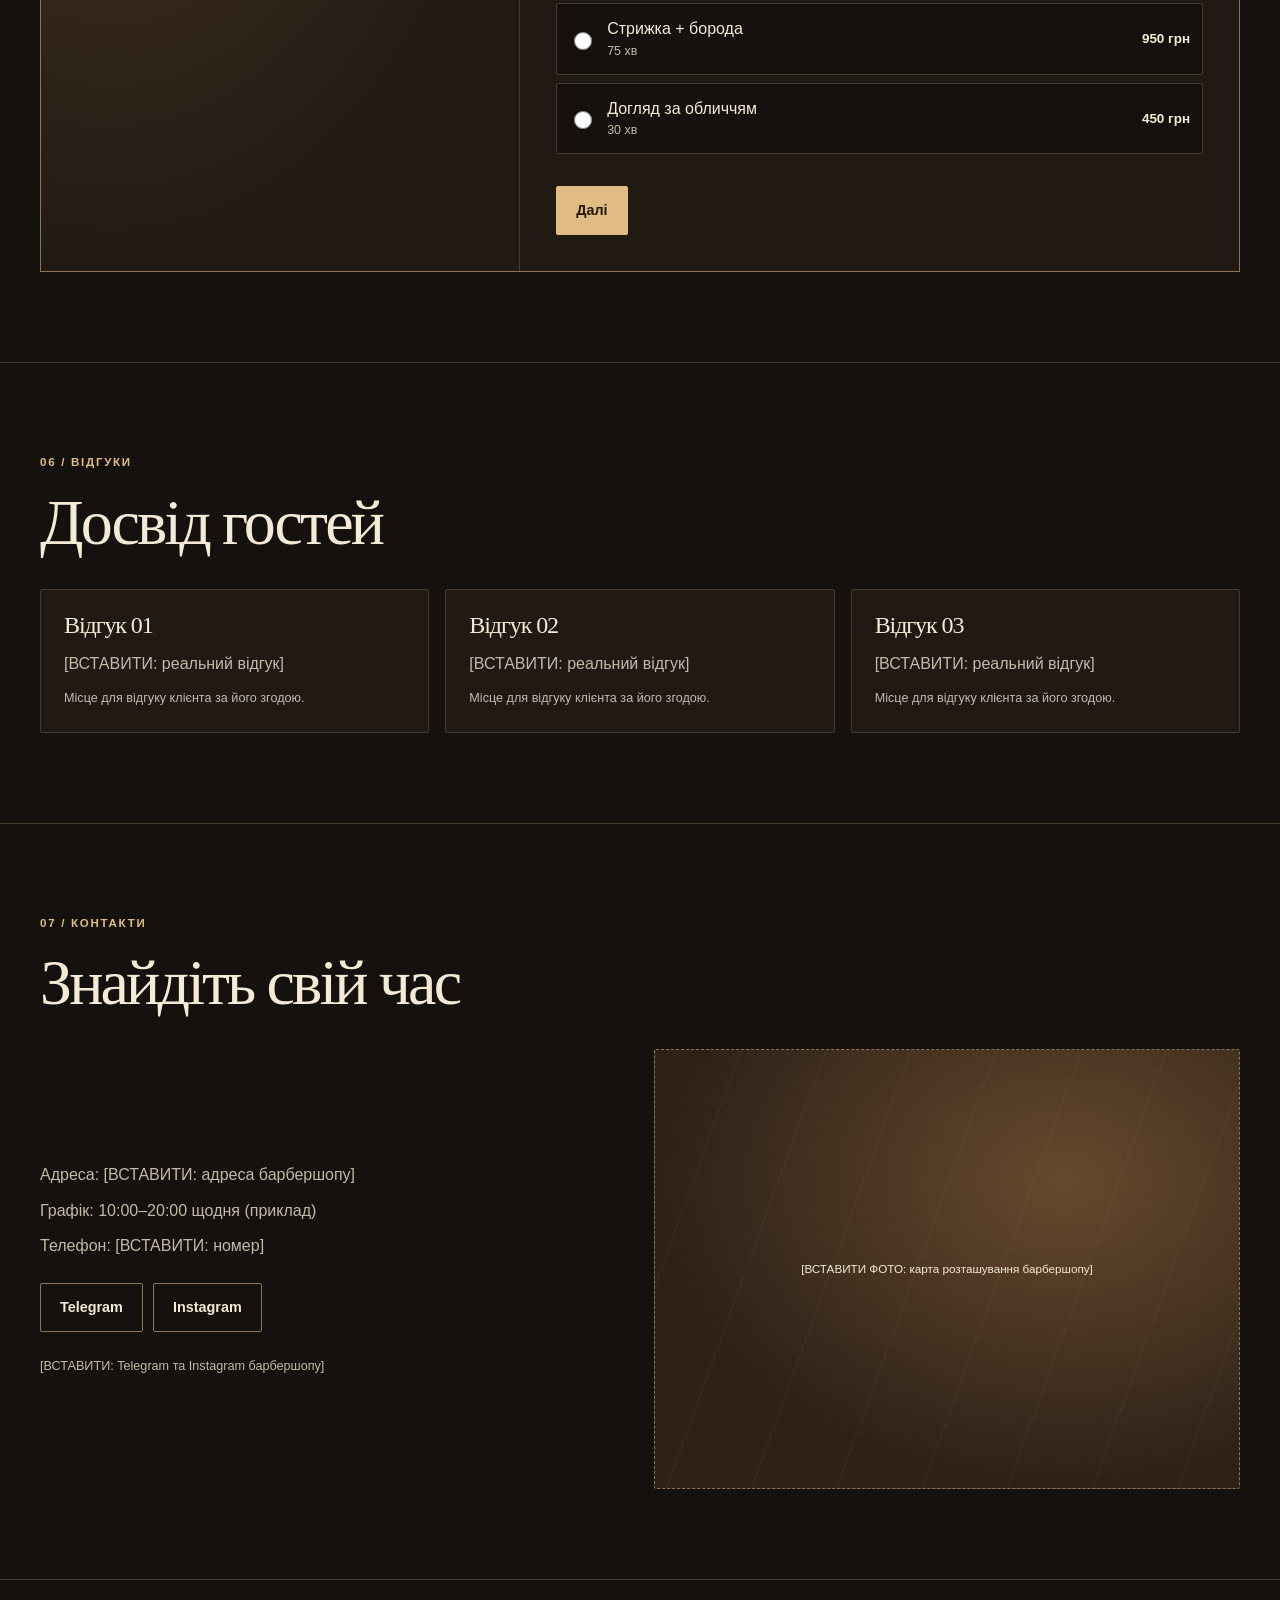
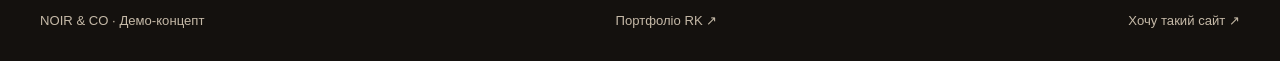
<file: projects/barbershop/index.html>
<!doctype html><html lang="uk"><head><meta charset="utf-8"><meta name="viewport" content="width=device-width,initial-scale=1"><title>NOIR &amp; CO | Демо-концепт</title><meta name="description" content="Демонстраційний сайт барбершопу: послуги, команда та інтерактивний запис у три кроки."><meta name="theme-color" content="#101313"><link rel="canonical" href="https://rostyslav-dev.github.io/portfolio/projects/barbershop/index.html"><meta property="og:type" content="website"><meta property="og:title" content="NOIR &amp; CO | Демо-концепт"><meta property="og:description" content="Демонстраційний сайт барбершопу: послуги, команда та інтерактивний запис у три кроки."><meta property="og:url" content="https://rostyslav-dev.github.io/portfolio/projects/barbershop/index.html"><meta property="og:image" content="https://rostyslav-dev.github.io/portfolio/assets/og-barbershop.webp"><meta property="og:locale" content="uk_UA"><meta name="robots" content="noindex,follow"><link rel="icon" href="../../assets/rk.svg" type="image/svg+xml"><link rel="stylesheet" href="style.css"><script src="app.js" defer></script><script type="application/ld+json">{"@context": "https://schema.org", "@type": "WebPage", "name": "NOIR & CO | Демо-концепт", "url": "https://rostyslav-dev.github.io/portfolio/projects/barbershop/index.html", "description": "Демонстраційний сайт барбершопу: послуги, команда та інтерактивний запис у три кроки.", "about": {"@type": "HairSalon", "name": "NOIR & CO (вигаданий демонстраційний проєкт)", "description": "Вигаданий бізнес, не приймає справжніх замовлень."}, "creator": {"@type": "Person", "name": "Ростислав Колесніченко", "url": "https://rostyslav-dev.github.io/portfolio/"}}</script></head><body><a class="skip" href="#main">До вмісту</a><div class="demo-bar"><div class="wrap"><a href="../../index.html#work">← Демо-концепт · Сайт створив Ростислав Колесніченко</a><a href="https://t.me/rst125k">Хочу такий сайт ↗</a></div></div><header><div class="wrap nav"><a class="brand" href="#top">NOIR<span>&amp; CO</span></a><nav id="menu" aria-label="Навігація"><a href="#services">Прайс</a><a href="#team">Майстри</a><a href="#gallery">Галерея</a><a href="#contacts">Контакти</a></nav><a class="btn nav-btn" href="#booking">Записатися</a><button class="menu-toggle" aria-expanded="false" aria-controls="menu" aria-label="Меню">☰</button></div></header><main id="main"><section class="hero" id="top"><div class="hero-photo" role="img" aria-label="Місце для фото інтер’єру барбершопу"><span>[ВСТАВИТИ ФОТО: інтер’єр, темне дерево, крісло]</span></div><div class="wrap hero-copy"><p class="kicker">NOIR & CO / ДЕМО-КОНЦЕПТ</p><h1>Стиль, що<br>говорить <em>за вас.</em></h1><p class="lead">Чоловічі стрижки, догляд за бородою та час для себе. У просторі, де важлива кожна деталь.</p><div class="actions"><a class="btn " href="#booking">Записатися онлайн</a><a class="btn outline" href="#services">Послуги та ціни</a></div><p class="small">01 / THE ART OF GROOMING</p></div></section><section class="section" id="about"><div class="wrap"><div class="section-head"><p class="kicker">01 / ФІЛОСОФІЯ</p><h2>Традиція. Точність. Характер.</h2></div><div class="split"><div class="placeholder " role="img" aria-label="деталі інтер’єру, інструменти, латунь"><span>[ВСТАВИТИ ФОТО: деталі інтер’єру, інструменти, латунь]</span></div><div><p class="lead">NOIR & CO - концепт сучасного чоловічого клубу. Тут стрижка починається з розмови, а завершується увагою до деталей. Атмосфера без поспіху, персональний підхід і повага до вашого стилю.</p><div class="stats"><div><strong>[ВСТАВИТИ: роки]</strong><span>досвід</span></div><div><strong>[ВСТАВИТИ: кількість]</strong><span>майстрів</span></div></div></div></div></div></section><section class="section" id="services"><div class="wrap"><div class="section-head"><p class="kicker">02 / МЕНЮ ПОСЛУГ</p><h2>Ваш ритуал догляду</h2><p>Ціни та тривалість - демонстраційний приклад, не чинний прайс.</p></div><div class="price-list"><article><div><h3>Чоловіча стрижка</h3><p>Форма з урахуванням типу волосся та стилю. · 45 хв</p></div><strong>650 грн</strong><a class="text-link service-pick" data-service="0" href="#booking">Обрати ↗</a></article><article><div><h3>Оформлення бороди</h3><p>Чіткі контури, догляд і підбір форми. · 30 хв</p></div><strong>400 грн</strong><a class="text-link service-pick" data-service="1" href="#booking">Обрати ↗</a></article><article><div><h3>Стрижка + борода</h3><p>Повний образ за один візит. · 75 хв</p></div><strong>950 грн</strong><a class="text-link service-pick" data-service="2" href="#booking">Обрати ↗</a></article><article><div><h3>Догляд за обличчям</h3><p>Очищення та завершальний догляд. · 30 хв</p></div><strong>450 грн</strong><a class="text-link service-pick" data-service="3" href="#booking">Обрати ↗</a></article></div></div></section><section class="section" id="team"><div class="wrap"><div class="section-head"><p class="kicker">03 / МАЙСТРИ</p><h2>Люди за вашим стилем</h2></div><div class="grid three"><article class="person"><div class="placeholder " role="img" aria-label="портрет барбера: Марк"><span>[ВСТАВИТИ ФОТО: портрет барбера: Марк]</span></div><h3>Марк</h3><p>Класичні стрижки</p><small>Вигаданий профіль</small></article><article class="person"><div class="placeholder " role="img" aria-label="портрет барбера: Лев"><span>[ВСТАВИТИ ФОТО: портрет барбера: Лев]</span></div><h3>Лев</h3><p>Фейди та текстура</p><small>Вигаданий профіль</small></article><article class="person"><div class="placeholder " role="img" aria-label="портрет барбера: Дан"><span>[ВСТАВИТИ ФОТО: портрет барбера: Дан]</span></div><h3>Дан</h3><p>Борода та гоління</p><small>Вигаданий профіль</small></article></div></div></section><section class="section" id="gallery"><div class="wrap"><div class="section-head"><p class="kicker">04 / ГАЛЕРЕЯ</p><h2>Робота в деталях</h2></div><div class="grid gallery"><div class="placeholder " role="img" aria-label="класична стрижка, профіль"><span>[ВСТАВИТИ ФОТО: класична стрижка, профіль]</span></div><div class="placeholder " role="img" aria-label="фейд, потилиця"><span>[ВСТАВИТИ ФОТО: фейд, потилиця]</span></div><div class="placeholder " role="img" aria-label="оформлення бороди"><span>[ВСТАВИТИ ФОТО: оформлення бороди]</span></div><div class="placeholder " role="img" aria-label="процес стрижки"><span>[ВСТАВИТИ ФОТО: процес стрижки]</span></div><div class="placeholder " role="img" aria-label="текстура волосся"><span>[ВСТАВИТИ ФОТО: текстура волосся]</span></div><div class="placeholder " role="img" aria-label="фінальний образ"><span>[ВСТАВИТИ ФОТО: фінальний образ]</span></div></div></div></section><section class="section" id="booking"><div class="wrap"><div class="section-head"><p class="kicker">05 / ОНЛАЙН-ЗАПИС</p><h2>Ваш наступний візит</h2></div><div class="booking"><div class="booking-side"><p class="kicker">ВАШ ВИБІР</p><h3>Резервуйте час у три кроки.</h3><p>У реальному проєкті запис приходить вам у Telegram/CRM.</p><p class="small">Демо: графік умовний, дані не надсилаються й не зберігаються.</p><div id="booking-summary" aria-live="polite"></div></div><form method="post" id="booking-form" class="booking-form"><ol class="progress" aria-label="Етапи запису"><li aria-current="step">01 Послуга</li><li>02 Час</li><li>03 Контакти</li></ol><fieldset data-step="0"><legend>Оберіть послугу</legend><label class="choice"><input type="radio" name="service" value="0" required><span>Чоловіча стрижка<small>45 хв</small></span><strong>650 грн</strong></label><label class="choice"><input type="radio" name="service" value="1" required><span>Оформлення бороди<small>30 хв</small></span><strong>400 грн</strong></label><label class="choice"><input type="radio" name="service" value="2" required><span>Стрижка + борода<small>75 хв</small></span><strong>950 грн</strong></label><label class="choice"><input type="radio" name="service" value="3" required><span>Догляд за обличчям<small>30 хв</small></span><strong>450 грн</strong></label></fieldset><fieldset data-step="1" hidden><legend>Майстер та час</legend><label>Майстер<select name="barber" required><option value="">Оберіть майстра</option><option>Марк</option><option>Лев</option><option>Дан</option><option>Будь-який майстер</option></select></label><label>Дата<input type="date" name="date" required></label><label>Час<select name="time" required><option value="">Оберіть час</option><option>10:00</option><option>11:00</option><option>12:00</option><option>13:00</option><option>14:00</option><option>15:00</option><option>16:00</option><option>17:00</option><option>18:00</option><option>19:00</option></select></label><p class="small">Умовні слоти, не перевіряються з реальним календарем.</p></fieldset><fieldset data-step="2" hidden><legend>Ваші контакти</legend><label>Ім’я<input name="name" autocomplete="off" required maxlength="80" placeholder="Наприклад, Тест"></label><label>Телефон або Telegram<input name="contact" autocomplete="off" required maxlength="100" placeholder="Тестовий контакт"></label><p class="small">Не вводьте справжні персональні дані.</p></fieldset><div class="actions"><button type="button" class="btn outline" id="back" hidden>Назад</button><button type="button" class="btn" id="next">Далі</button><button type="submit" disabled class="btn" id="confirm" hidden>Підтвердити демозапис</button></div><noscript>Для демонстраційного запису потрібен JavaScript.</noscript><div id="booking-result" role="status" tabindex="-1" hidden></div></form></div></div></section><section class="section" id="reviews"><div class="wrap"><div class="section-head"><p class="kicker">06 / ВІДГУКИ</p><h2>Досвід гостей</h2></div><div class="grid three"><article class="card"><h3>Відгук 01</h3><p>[ВСТАВИТИ: реальний відгук]</p><p class="small">Місце для відгуку клієнта за його згодою.</p></article><article class="card"><h3>Відгук 02</h3><p>[ВСТАВИТИ: реальний відгук]</p><p class="small">Місце для відгуку клієнта за його згодою.</p></article><article class="card"><h3>Відгук 03</h3><p>[ВСТАВИТИ: реальний відгук]</p><p class="small">Місце для відгуку клієнта за його згодою.</p></article></div></div></section><section class="section" id="contacts"><div class="wrap"><div class="section-head"><p class="kicker">07 / КОНТАКТИ</p><h2>Знайдіть свій час</h2></div><div class="split"><div><p>Адреса: [ВСТАВИТИ: адреса барбершопу]</p><p>Графік: 10:00–20:00 щодня (приклад)</p><p>Телефон: [ВСТАВИТИ: номер]</p><div class="actions"><button type="button" class="btn outline contact-placeholder" data-channel="Telegram">Telegram</button><button type="button" class="btn outline contact-placeholder" data-channel="Instagram">Instagram</button></div><p id="contact-status" role="status" class="small">[ВСТАВИТИ: Telegram та Instagram барбершопу]</p></div><div class="placeholder " role="img" aria-label="карта розташування барбершопу"><span>[ВСТАВИТИ ФОТО: карта розташування барбершопу]</span></div></div></div></section></main><footer><div class="wrap footer"><span>NOIR & CO · Демо-концепт</span><a href="../../index.html#work">Портфоліо RK ↗</a><a href="https://t.me/rst125k">Хочу такий сайт ↗</a></div></footer><a class="mobile-cta" href="#booking">Записатися</a></body></html>
</file>
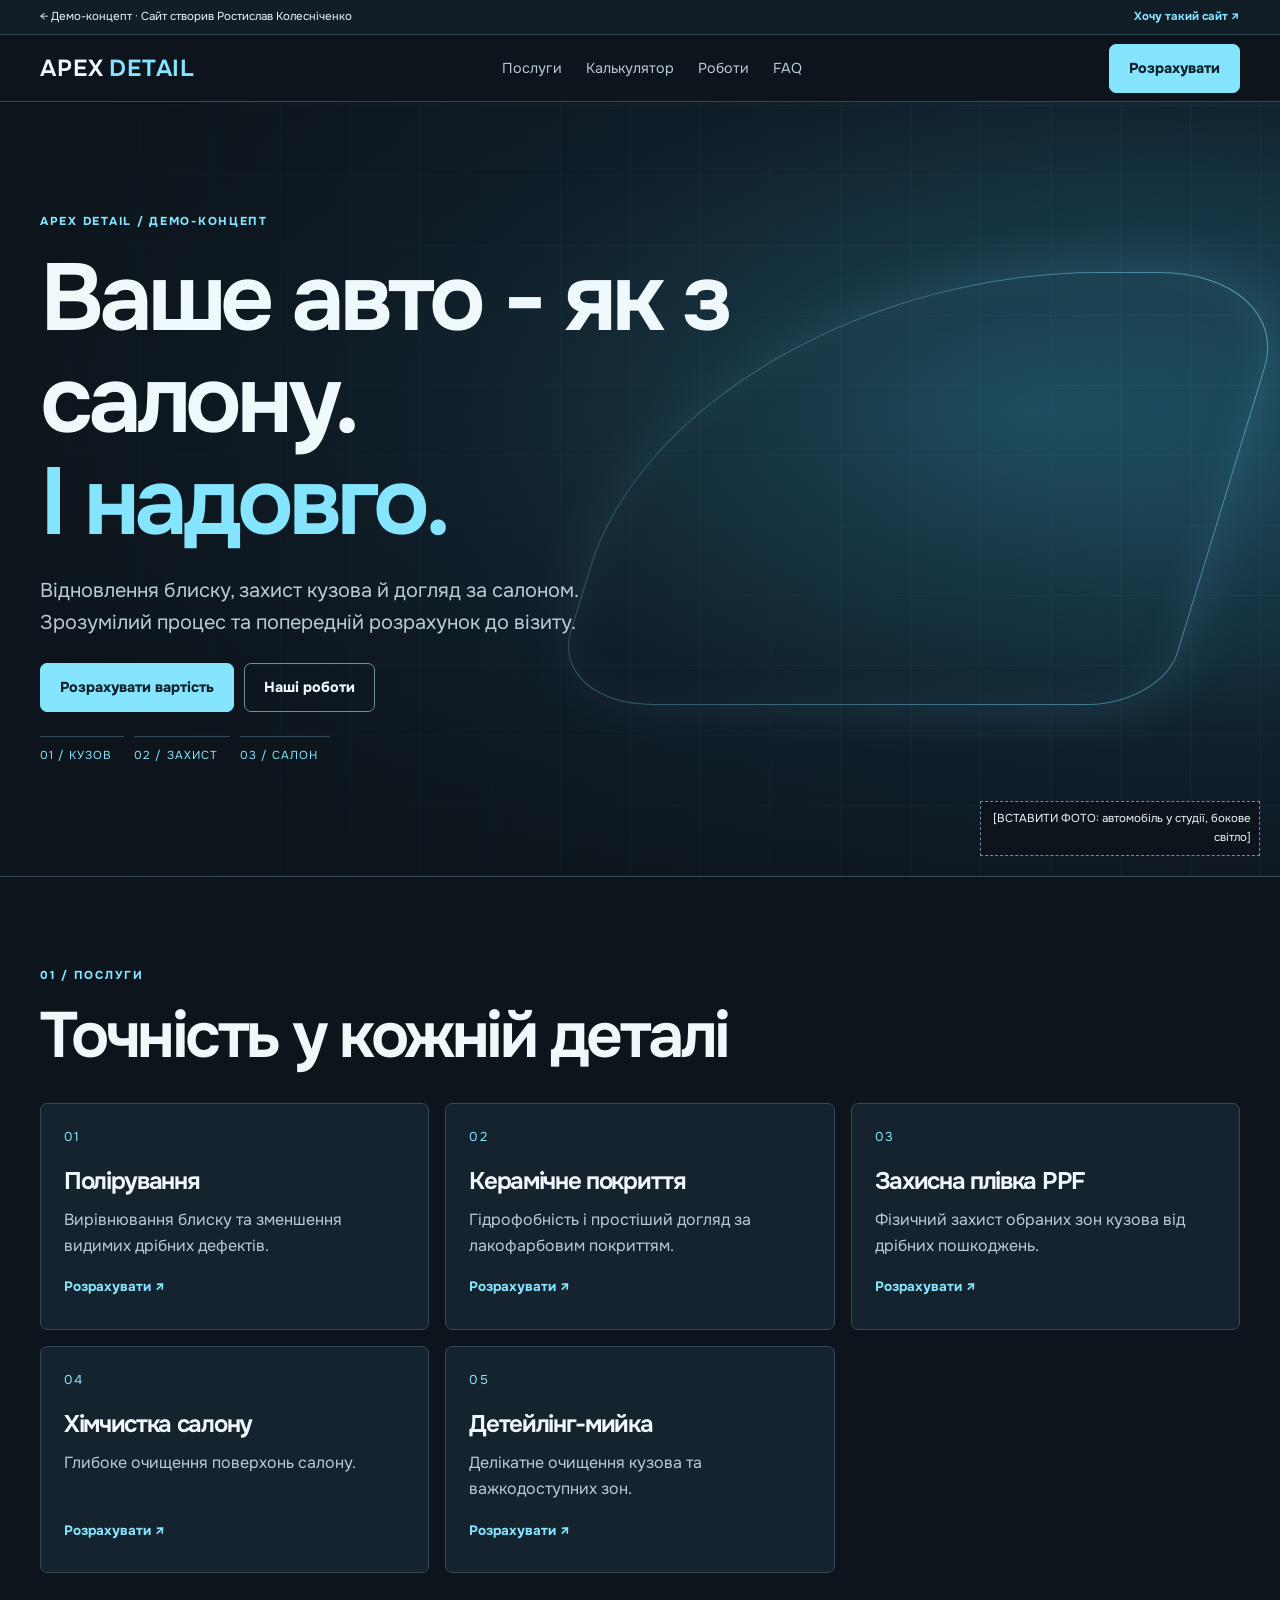
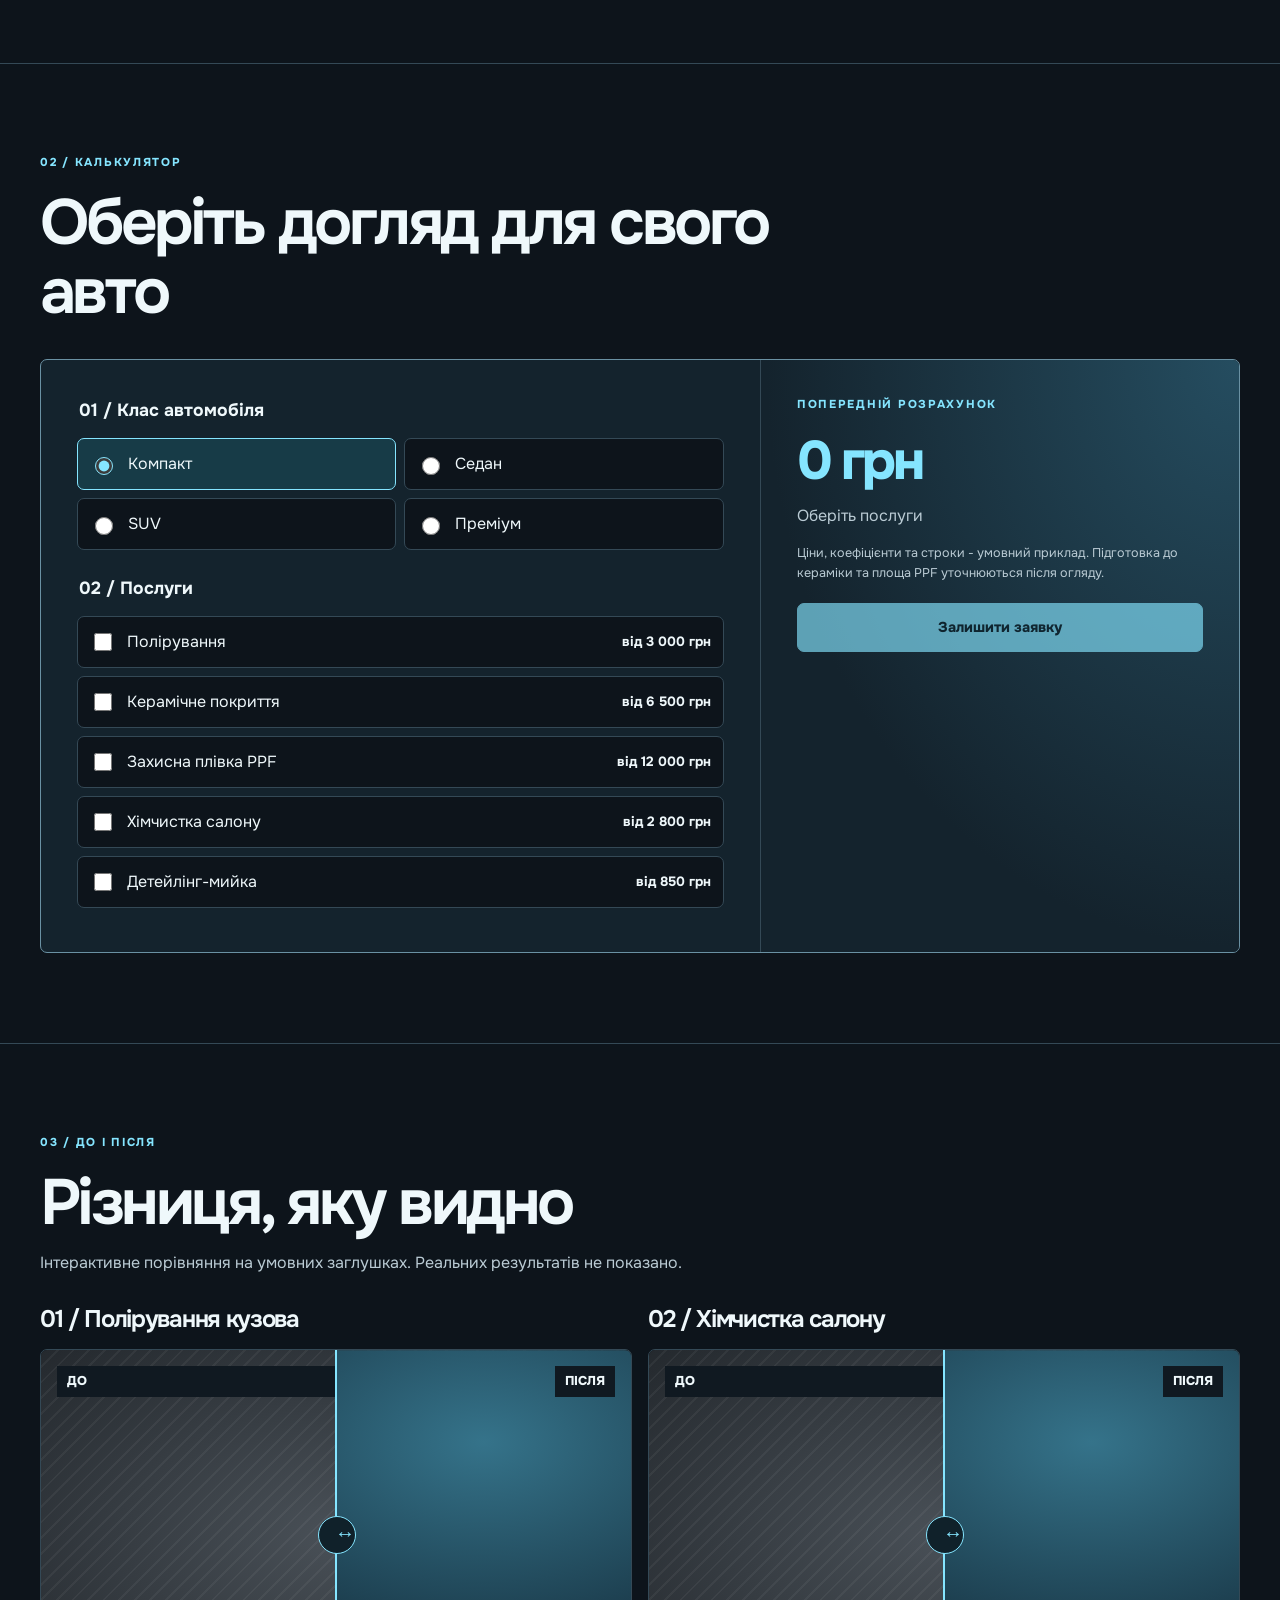
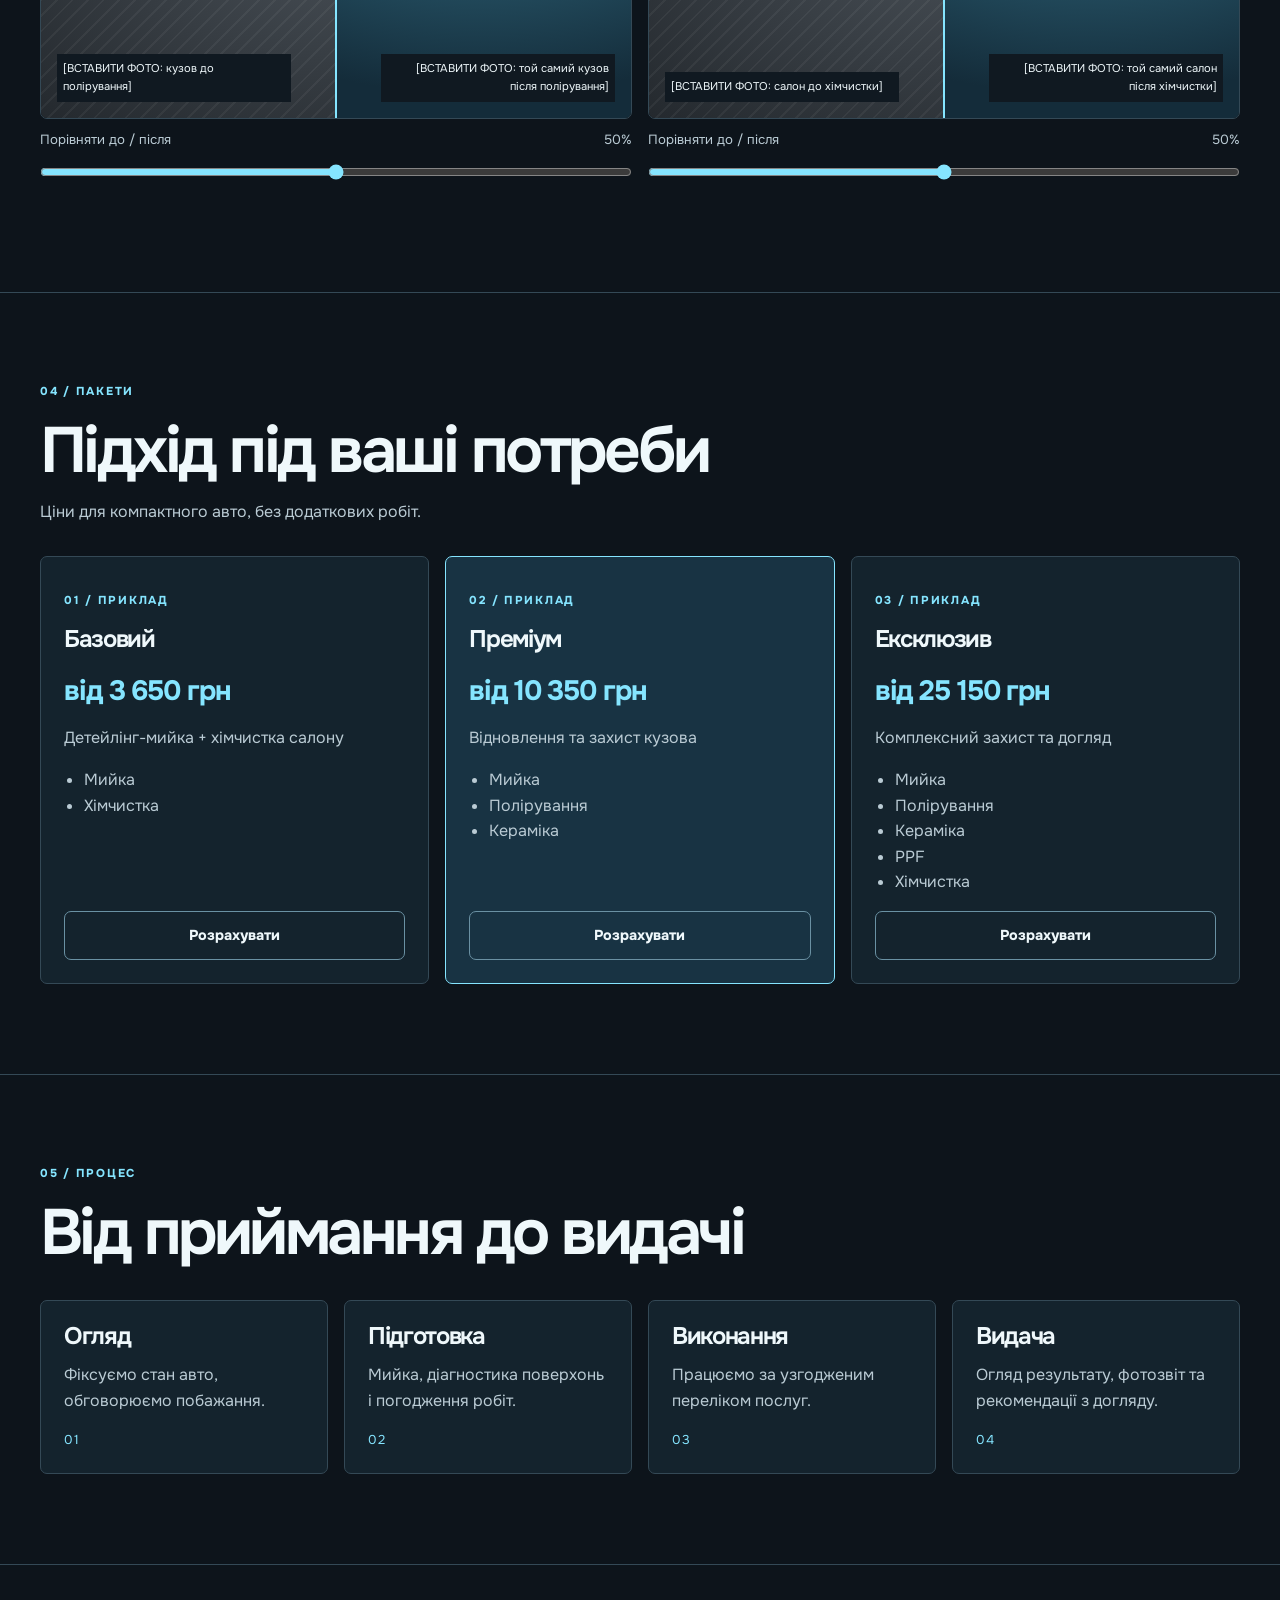
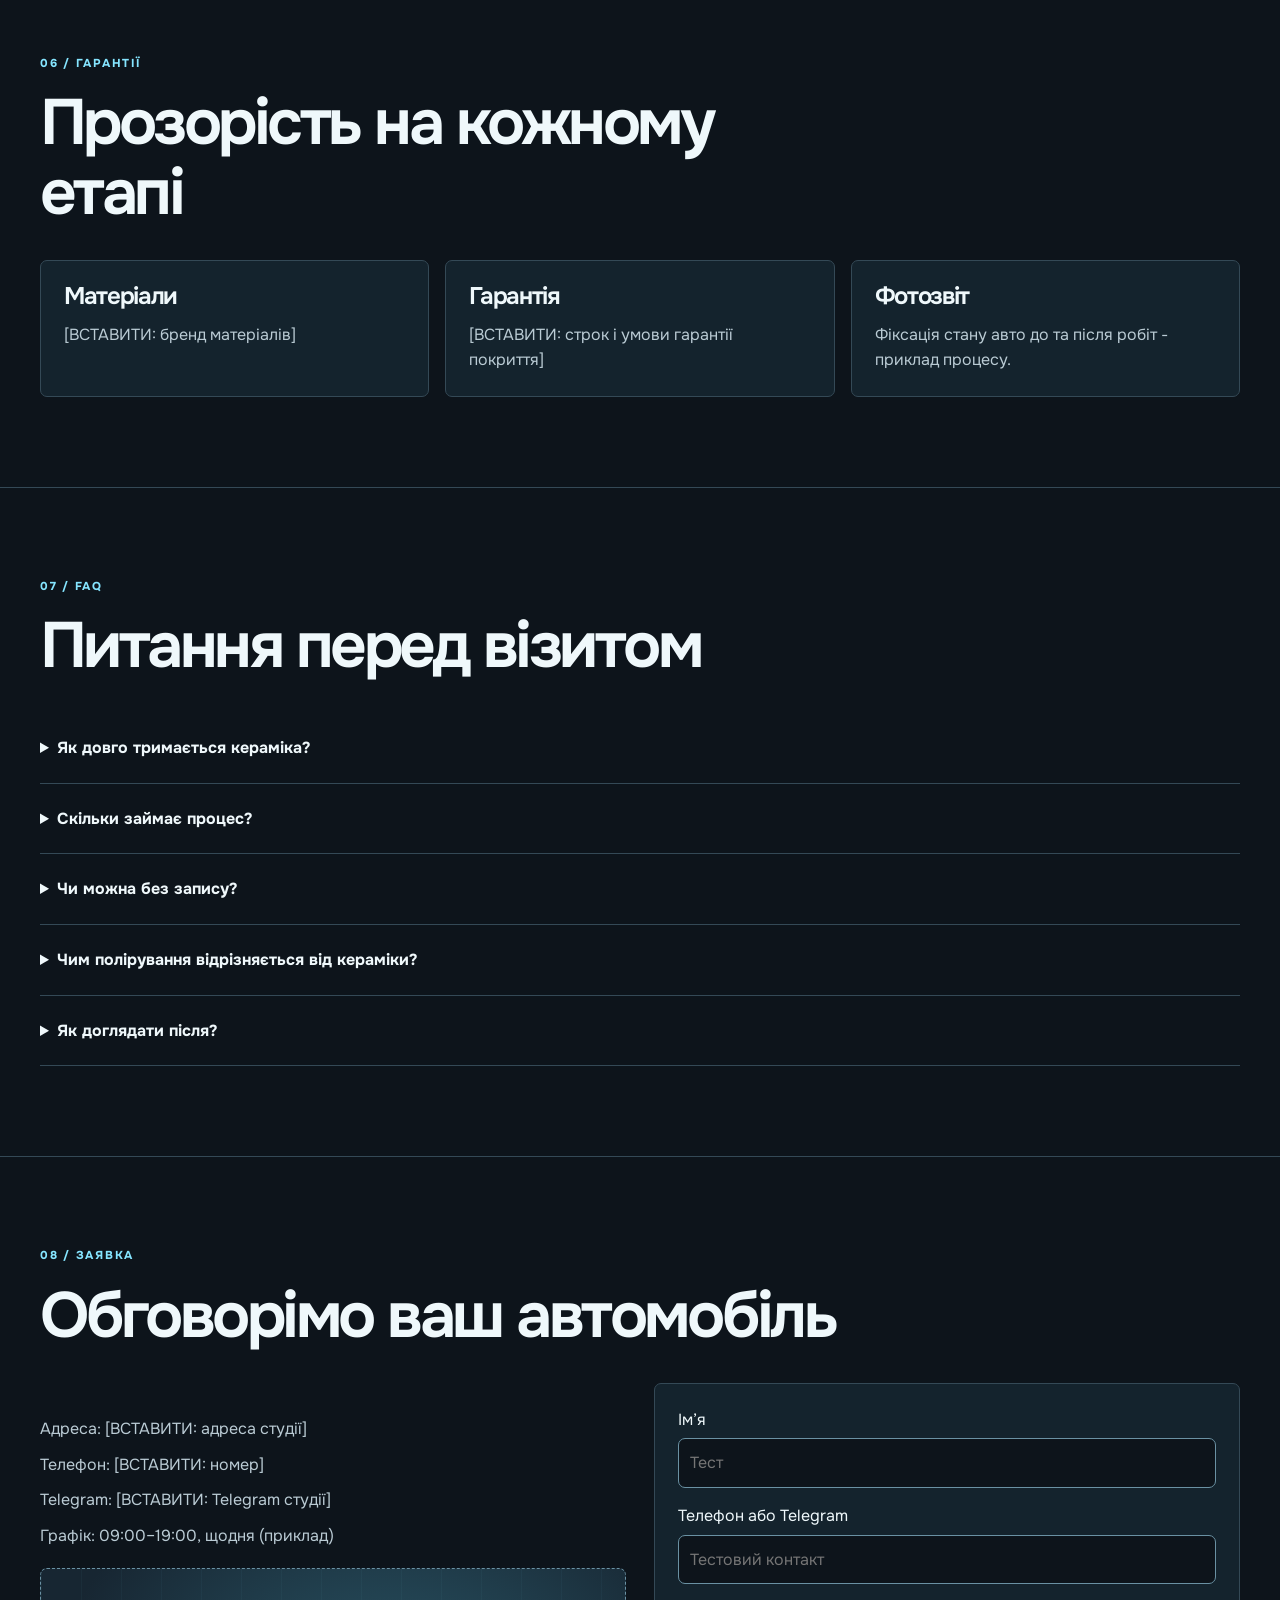
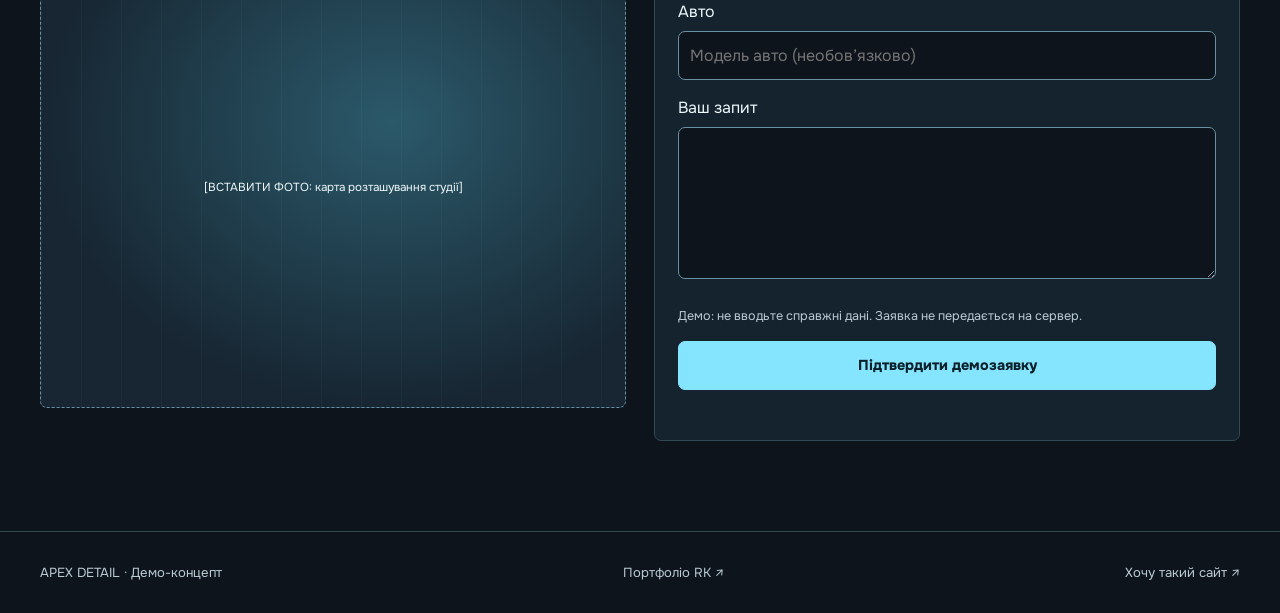
<file: projects/detailing/index.html>
<!doctype html><html lang="uk"><head><meta charset="utf-8"><meta name="viewport" content="width=device-width,initial-scale=1"><title>APEX DETAIL | Демо-концепт</title><meta name="description" content="Демонстраційний сайт детейлінг-студії з калькулятором вартості та інтерактивним порівнянням до і після."><meta name="theme-color" content="#101313"><link rel="canonical" href="https://rostyslav-dev.github.io/portfolio/projects/detailing/index.html"><meta property="og:type" content="website"><meta property="og:title" content="APEX DETAIL | Демо-концепт"><meta property="og:description" content="Демонстраційний сайт детейлінг-студії з калькулятором вартості та інтерактивним порівнянням до і після."><meta property="og:url" content="https://rostyslav-dev.github.io/portfolio/projects/detailing/index.html"><meta property="og:image" content="https://rostyslav-dev.github.io/portfolio/assets/og-detailing.webp"><meta property="og:locale" content="uk_UA"><meta name="robots" content="noindex,follow"><link rel="icon" href="../../assets/rk.svg" type="image/svg+xml"><link rel="stylesheet" href="style.css"><script src="app.js" defer></script><script type="application/ld+json">{"@context": "https://schema.org", "@type": "WebPage", "name": "APEX DETAIL | Демо-концепт", "url": "https://rostyslav-dev.github.io/portfolio/projects/detailing/index.html", "description": "Демонстраційний сайт детейлінг-студії з калькулятором вартості та інтерактивним порівнянням до і після.", "about": {"@type": "AutoRepair", "name": "APEX DETAIL (вигаданий демонстраційний проєкт)", "description": "Вигаданий бізнес, не приймає справжніх замовлень."}, "creator": {"@type": "Person", "name": "Ростислав Колесніченко", "url": "https://rostyslav-dev.github.io/portfolio/"}}</script></head><body><a class="skip" href="#main">До вмісту</a><div class="demo-bar"><div class="wrap"><a href="../../index.html#work">← Демо-концепт · Сайт створив Ростислав Колесніченко</a><a href="https://t.me/rst125k">Хочу такий сайт ↗</a></div></div><header><div class="wrap nav"><a class="brand" href="#top">APEX<span>DETAIL</span></a><nav id="menu" aria-label="Навігація"><a href="#services">Послуги</a><a href="#calculator">Калькулятор</a><a href="#work">Роботи</a><a href="#faq">FAQ</a></nav><a class="btn nav-btn" href="#calculator">Розрахувати</a><button class="menu-toggle" aria-expanded="false" aria-controls="menu" aria-label="Меню">☰</button></div></header><main id="main"><section class="hero" id="top"><div class="hero-photo" role="img" aria-label="Місце для фото автомобіля"><span>[ВСТАВИТИ ФОТО: автомобіль у студії, бокове світло]</span></div><div class="wrap hero-copy"><p class="kicker">APEX DETAIL / ДЕМО-КОНЦЕПТ</p><h1>Ваше авто - як з салону.<br><em>І надовго.</em></h1><p class="lead">Відновлення блиску, захист кузова й догляд за салоном. Зрозумілий процес та попередній розрахунок до візиту.</p><div class="actions"><a class="btn " href="#calculator">Розрахувати вартість</a><a class="btn outline" href="#work">Наші роботи</a></div><div class="hero-metrics"><span>01 / КУЗОВ</span><span>02 / ЗАХИСТ</span><span>03 / САЛОН</span></div></div></section><section class="section" id="services"><div class="wrap"><div class="section-head"><p class="kicker">01 / ПОСЛУГИ</p><h2>Точність у кожній деталі</h2></div><div class="grid services"><article class="card service"><span class="index">01</span><h3>Полірування</h3><p>Вирівнювання блиску та зменшення видимих дрібних дефектів.</p><a class="text-link service-pick" data-service="polish" href="#calculator">Розрахувати ↗</a></article><article class="card service"><span class="index">02</span><h3>Керамічне покриття</h3><p>Гідрофобність і простіший догляд за лакофарбовим покриттям.</p><a class="text-link service-pick" data-service="ceramic" href="#calculator">Розрахувати ↗</a></article><article class="card service"><span class="index">03</span><h3>Захисна плівка PPF</h3><p>Фізичний захист обраних зон кузова від дрібних пошкоджень.</p><a class="text-link service-pick" data-service="ppf" href="#calculator">Розрахувати ↗</a></article><article class="card service"><span class="index">04</span><h3>Хімчистка салону</h3><p>Глибоке очищення поверхонь салону.</p><a class="text-link service-pick" data-service="interior" href="#calculator">Розрахувати ↗</a></article><article class="card service"><span class="index">05</span><h3>Детейлінг-мийка</h3><p>Делікатне очищення кузова та важкодоступних зон.</p><a class="text-link service-pick" data-service="wash" href="#calculator">Розрахувати ↗</a></article></div></div></section><section class="section" id="calculator"><div class="wrap"><div class="section-head"><p class="kicker">02 / КАЛЬКУЛЯТОР</p><h2>Оберіть догляд для свого авто</h2></div><div class="calc"><form id="calc-form" class="calc-form"><fieldset><legend>01 / Клас автомобіля</legend><div class="class-grid"><label class="choice"><input type="radio" name="class" value="1" checked><span>Компакт</span></label><label class="choice"><input type="radio" name="class" value="1.15" ><span>Седан</span></label><label class="choice"><input type="radio" name="class" value="1.35" ><span>SUV</span></label><label class="choice"><input type="radio" name="class" value="1.6" ><span>Преміум</span></label></div></fieldset><fieldset><legend>02 / Послуги</legend><label class="choice"><input type="checkbox" name="service" value="polish" data-price="3000" data-hours="8" data-name="Полірування"><span>Полірування</span><strong>від 3 000 грн</strong></label><label class="choice"><input type="checkbox" name="service" value="ceramic" data-price="6500" data-hours="16" data-name="Керамічне покриття"><span>Керамічне покриття</span><strong>від 6 500 грн</strong></label><label class="choice"><input type="checkbox" name="service" value="ppf" data-price="12000" data-hours="24" data-name="Захисна плівка PPF"><span>Захисна плівка PPF</span><strong>від 12 000 грн</strong></label><label class="choice"><input type="checkbox" name="service" value="interior" data-price="2800" data-hours="8" data-name="Хімчистка салону"><span>Хімчистка салону</span><strong>від 2 800 грн</strong></label><label class="choice"><input type="checkbox" name="service" value="wash" data-price="850" data-hours="2" data-name="Детейлінг-мийка"><span>Детейлінг-мийка</span><strong>від 850 грн</strong></label></fieldset></form><div class="calc-summary"><p class="kicker">ПОПЕРЕДНІЙ РОЗРАХУНОК</p><div id="total" class="total" aria-live="polite">0 грн</div><p id="duration">Оберіть послуги</p><ul id="selection"></ul><p class="small">Ціни, коефіцієнти та строки - умовний приклад. Підготовка до кераміки та площа PPF уточнюються після огляду.</p><button class="btn" id="calc-apply" type="button" disabled>Залишити заявку</button><noscript>Для розрахунку потрібен JavaScript.</noscript></div></div></div></section><section class="section" id="work"><div class="wrap"><div class="section-head"><p class="kicker">03 / ДО І ПІСЛЯ</p><h2>Різниця, яку видно</h2><p>Інтерактивне порівняння на умовних заглушках. Реальних результатів не показано.</p></div><div class="grid two"><article class="comparison"><h3>01 / Полірування кузова</h3><div class="compare" style="--split:50%"><div class="before"><span>ДО</span><small>[ВСТАВИТИ ФОТО: кузов до полірування]</small></div><div class="after"><span>ПІСЛЯ</span><small>[ВСТАВИТИ ФОТО: той самий кузов після полірування]</small></div><div class="handle" aria-hidden="true">↔</div></div><label class="range-label" for="compare-0">Порівняти до / після <output>50%</output></label><input class="range" id="compare-0" type="range" min="0" max="100" value="50" aria-label="Порівняння 01 / Полірування кузова"></article><article class="comparison"><h3>02 / Хімчистка салону</h3><div class="compare" style="--split:50%"><div class="before"><span>ДО</span><small>[ВСТАВИТИ ФОТО: салон до хімчистки]</small></div><div class="after"><span>ПІСЛЯ</span><small>[ВСТАВИТИ ФОТО: той самий салон після хімчистки]</small></div><div class="handle" aria-hidden="true">↔</div></div><label class="range-label" for="compare-1">Порівняти до / після <output>50%</output></label><input class="range" id="compare-1" type="range" min="0" max="100" value="50" aria-label="Порівняння 02 / Хімчистка салону"></article></div></div></section><section class="section" id="packages"><div class="wrap"><div class="section-head"><p class="kicker">04 / ПАКЕТИ</p><h2>Підхід під ваші потреби</h2><p>Ціни для компактного авто, без додаткових робіт.</p></div><div class="grid three"><article class="card package "><p class="kicker">01 / ПРИКЛАД</p><h3>Базовий</h3><strong class="amount">від 3 650 грн</strong><p>Детейлінг-мийка + хімчистка салону</p><ul><li>Мийка</li><li>Хімчистка</li></ul><a class="btn outline" href="#calculator">Розрахувати</a></article><article class="card package featured"><p class="kicker">02 / ПРИКЛАД</p><h3>Преміум</h3><strong class="amount">від 10 350 грн</strong><p>Відновлення та захист кузова</p><ul><li>Мийка</li><li>Полірування</li><li>Кераміка</li></ul><a class="btn outline" href="#calculator">Розрахувати</a></article><article class="card package "><p class="kicker">03 / ПРИКЛАД</p><h3>Ексклюзив</h3><strong class="amount">від 25 150 грн</strong><p>Комплексний захист та догляд</p><ul><li>Мийка</li><li>Полірування</li><li>Кераміка</li><li>PPF</li><li>Хімчистка</li></ul><a class="btn outline" href="#calculator">Розрахувати</a></article></div></div></section><section class="section" id="process"><div class="wrap"><div class="section-head"><p class="kicker">05 / ПРОЦЕС</p><h2>Від приймання до видачі</h2></div><div class="grid four"><article class="card"><h3>Огляд</h3><p>Фіксуємо стан авто, обговорюємо побажання.</p><span class="index">01</span></article><article class="card"><h3>Підготовка</h3><p>Мийка, діагностика поверхонь і погодження робіт.</p><span class="index">02</span></article><article class="card"><h3>Виконання</h3><p>Працюємо за узгодженим переліком послуг.</p><span class="index">03</span></article><article class="card"><h3>Видача</h3><p>Огляд результату, фотозвіт та рекомендації з догляду.</p><span class="index">04</span></article></div></div></section><section class="section" id="guarantees"><div class="wrap"><div class="section-head"><p class="kicker">06 / ГАРАНТІЇ</p><h2>Прозорість на кожному етапі</h2></div><div class="grid three"><article class="card"><h3>Матеріали</h3><p>[ВСТАВИТИ: бренд матеріалів]</p></article><article class="card"><h3>Гарантія</h3><p>[ВСТАВИТИ: строк і умови гарантії покриття]</p></article><article class="card"><h3>Фотозвіт</h3><p>Фіксація стану авто до та після робіт - приклад процесу.</p></article></div></div></section><section class="section" id="faq"><div class="wrap"><div class="section-head"><p class="kicker">07 / FAQ</p><h2>Питання перед візитом</h2></div><div class="faq"><details><summary>Як довго тримається кераміка?</summary><p>Залежить від матеріалу, підготовки, умов експлуатації та догляду. Строк погоджується для конкретного продукту.</p></details><details><summary>Скільки займає процес?</summary><p>Від кількох годин до кількох днів. Точний час визначається після огляду.</p></details><details><summary>Чи можна без запису?</summary><p>У реальному проєкті наявність вільного часу потрібно уточнювати у студії.</p></details><details><summary>Чим полірування відрізняється від кераміки?</summary><p>Полірування коригує поверхню лаку, кераміка створює захисне покриття. Це різні етапи.</p></details><details><summary>Як доглядати після?</summary><p>Дотримуйтеся рекомендацій виробника покриття та студії; уникайте агресивних засобів і абразивів.</p></details></div></div></section><section class="section" id="contact"><div class="wrap"><div class="section-head"><p class="kicker">08 / ЗАЯВКА</p><h2>Обговорімо ваш автомобіль</h2></div><div class="split"><div><p>Адреса: [ВСТАВИТИ: адреса студії]</p><p>Телефон: [ВСТАВИТИ: номер]</p><p>Telegram: [ВСТАВИТИ: Telegram студії]</p><p>Графік: 09:00–19:00, щодня (приклад)</p><div class="placeholder " role="img" aria-label="карта розташування студії"><span>[ВСТАВИТИ ФОТО: карта розташування студії]</span></div></div><form method="post" id="lead-form" class="card form"><label>Ім’я<input name="name" autocomplete="off" maxlength="80" required placeholder="Тест"></label><label>Телефон або Telegram<input name="contact" autocomplete="off" required maxlength="100" placeholder="Тестовий контакт"></label><label>Авто<input name="vehicle" maxlength="100" placeholder="Модель авто (необов’язково)"></label><label>Ваш запит<textarea id="lead-message" name="message" rows="5" maxlength="1500" required></textarea></label><p class="small">Демо: не вводьте справжні дані. Заявка не передається на сервер.</p><button type="submit" disabled class="btn">Підтвердити демозаявку</button><p id="lead-status" role="status" tabindex="-1"></p><noscript>Для демонстрації потрібен JavaScript.</noscript></form></div></div></section></main><footer><div class="wrap footer"><span>APEX DETAIL · Демо-концепт</span><a href="../../index.html#work">Портфоліо RK ↗</a><a href="https://t.me/rst125k">Хочу такий сайт ↗</a></div></footer><a class="mobile-cta" href="#calculator">Розрахувати вартість</a></body></html>
</file>
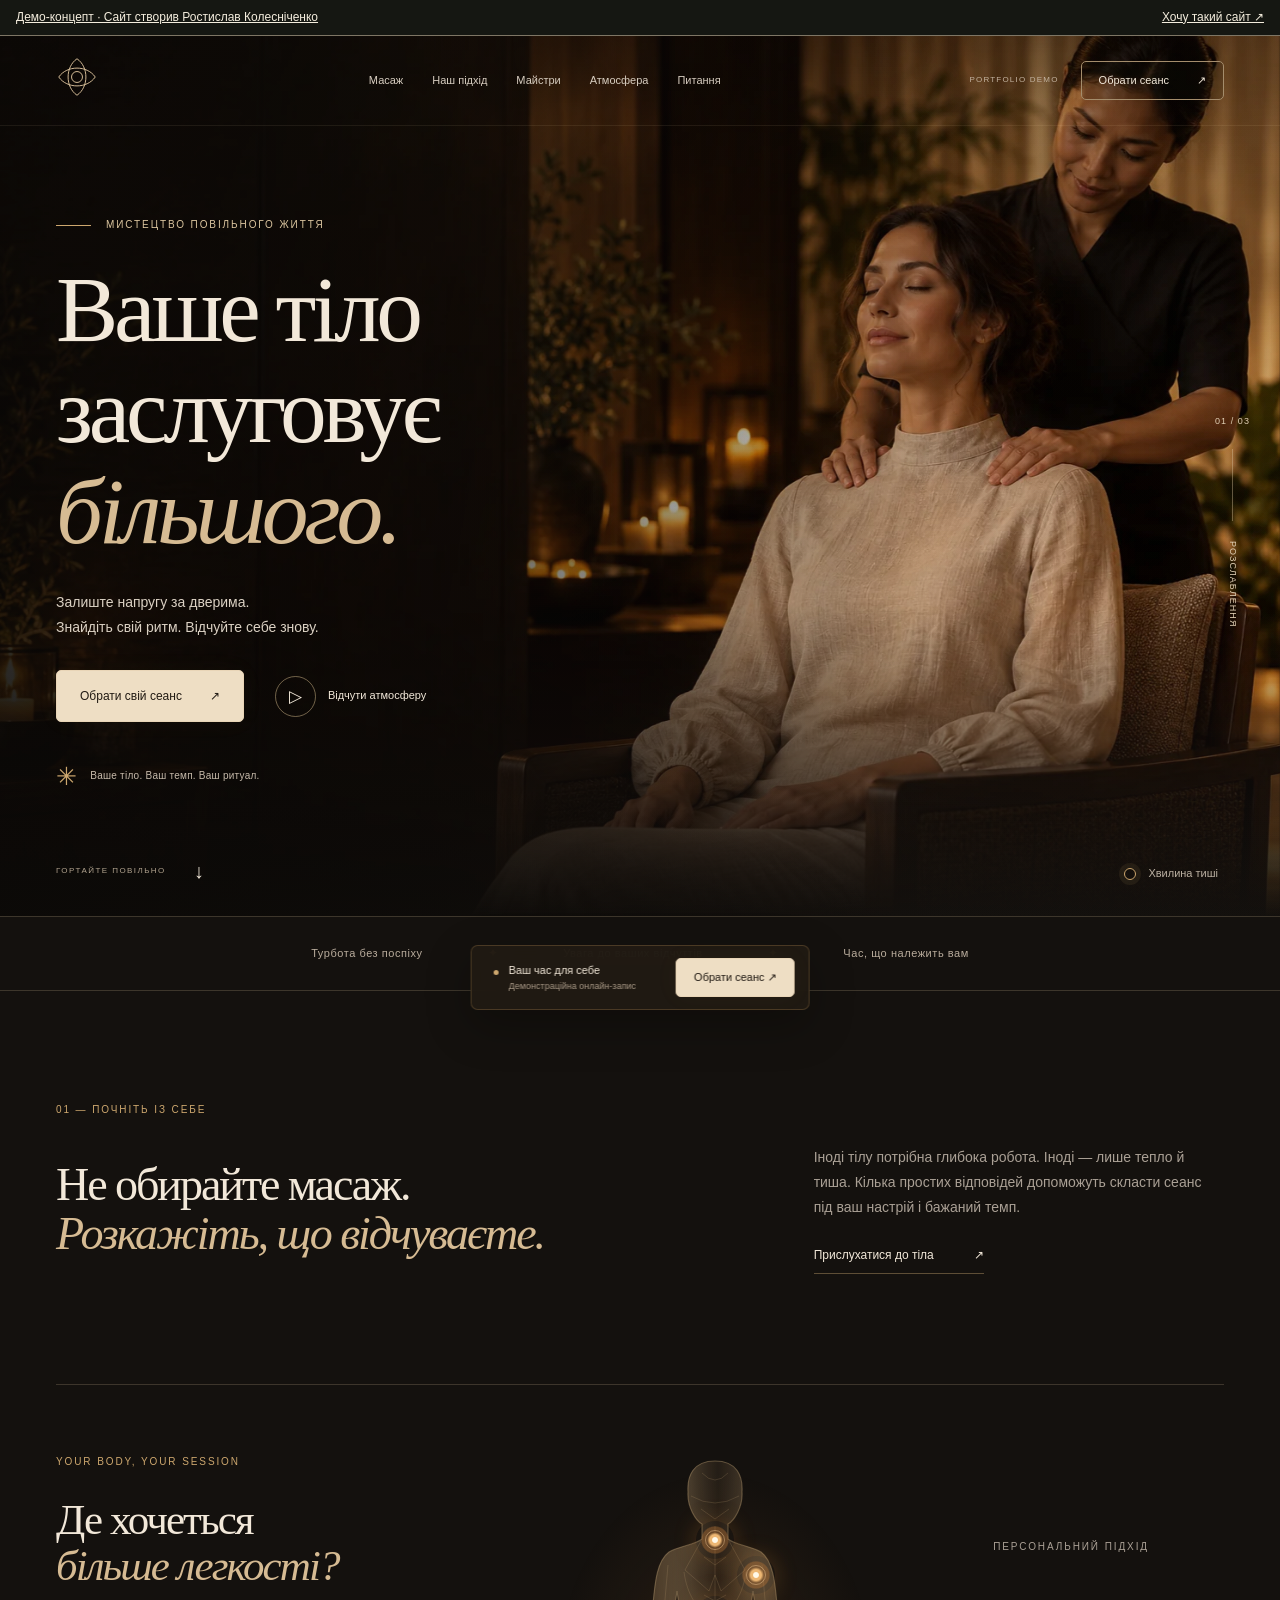
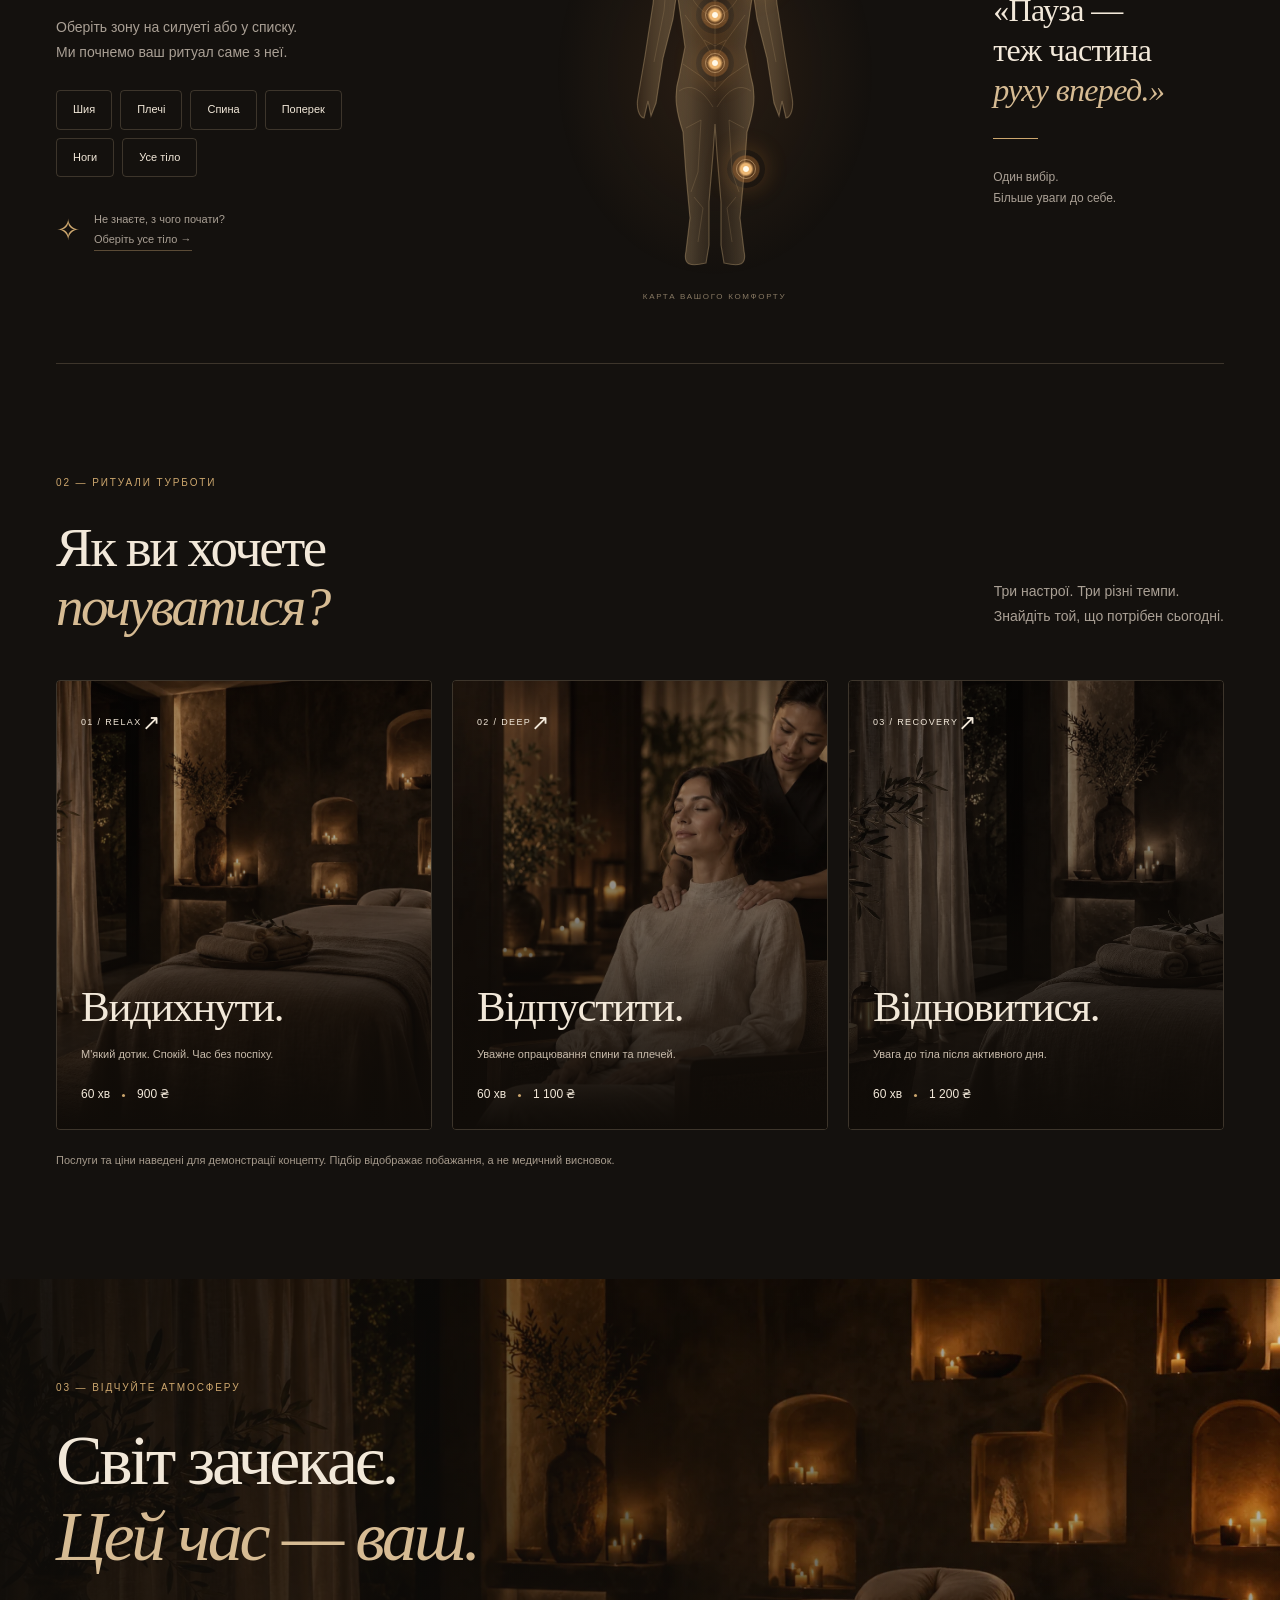
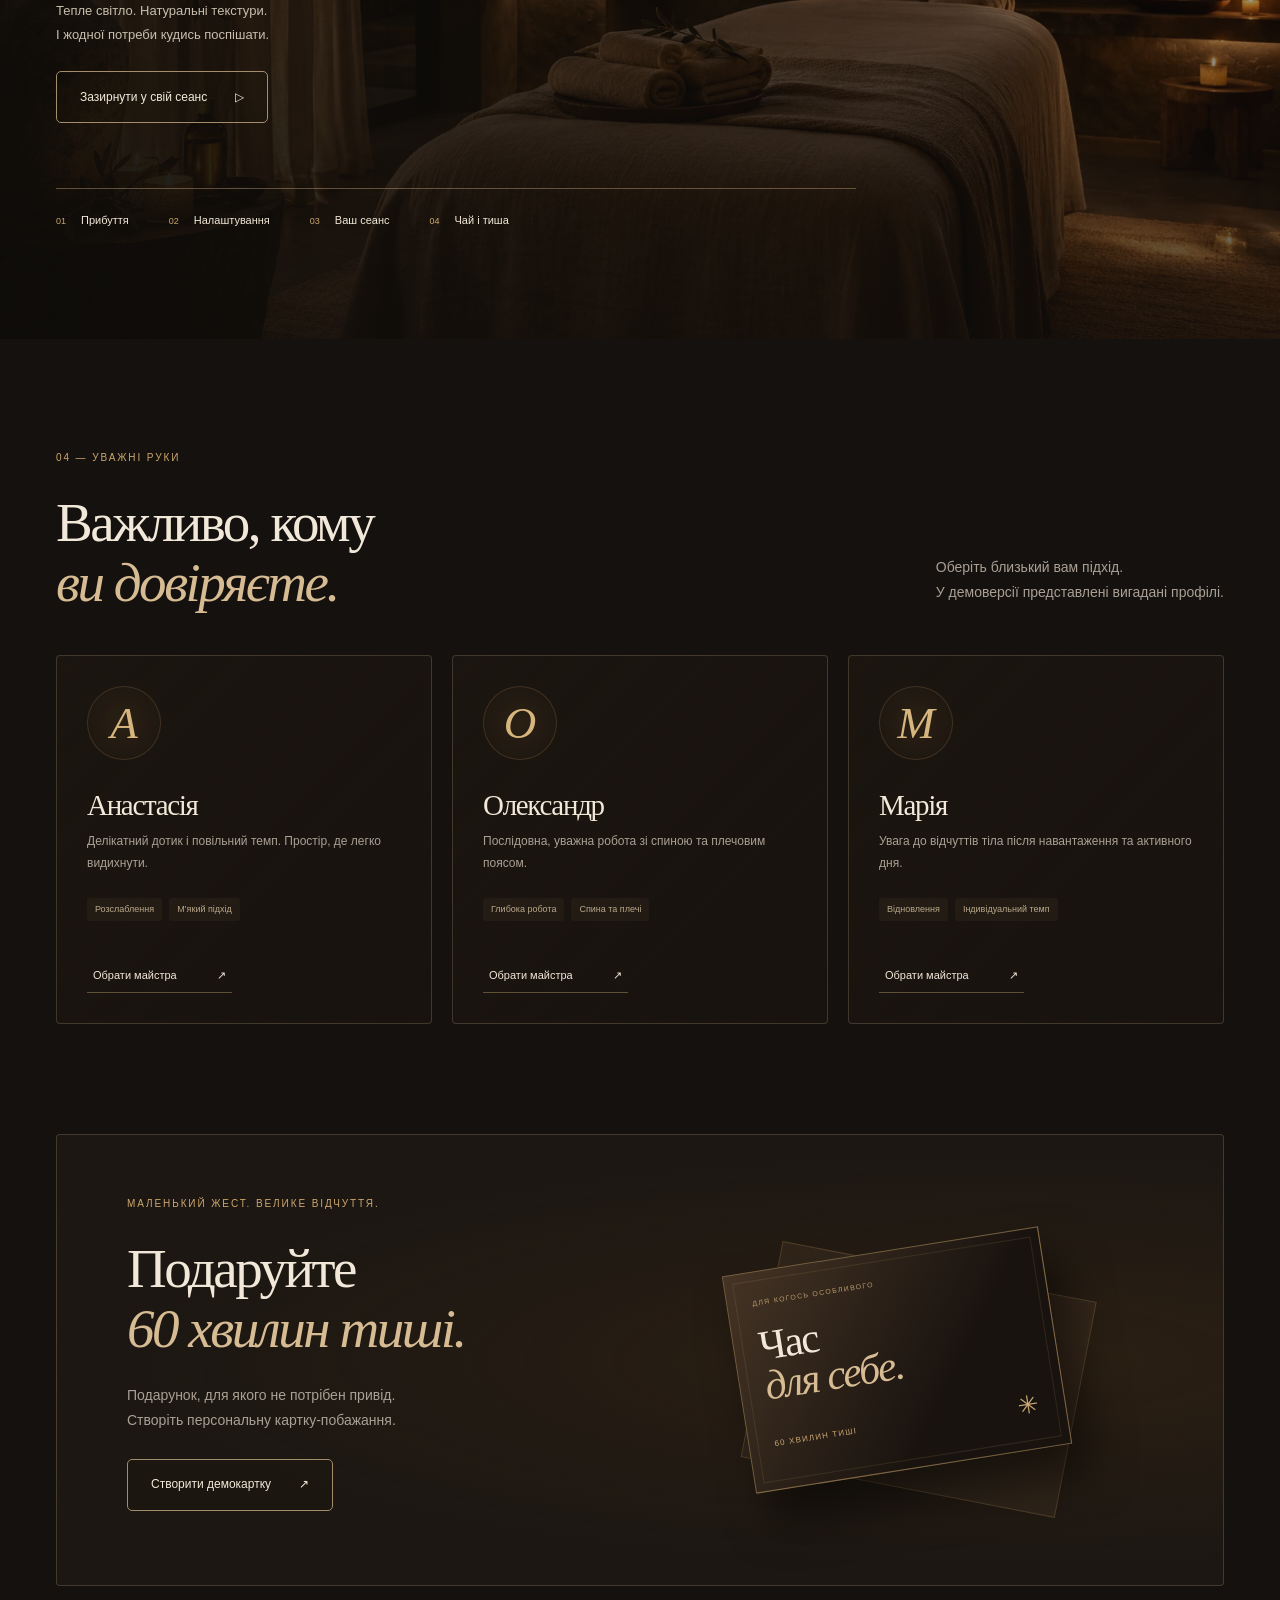
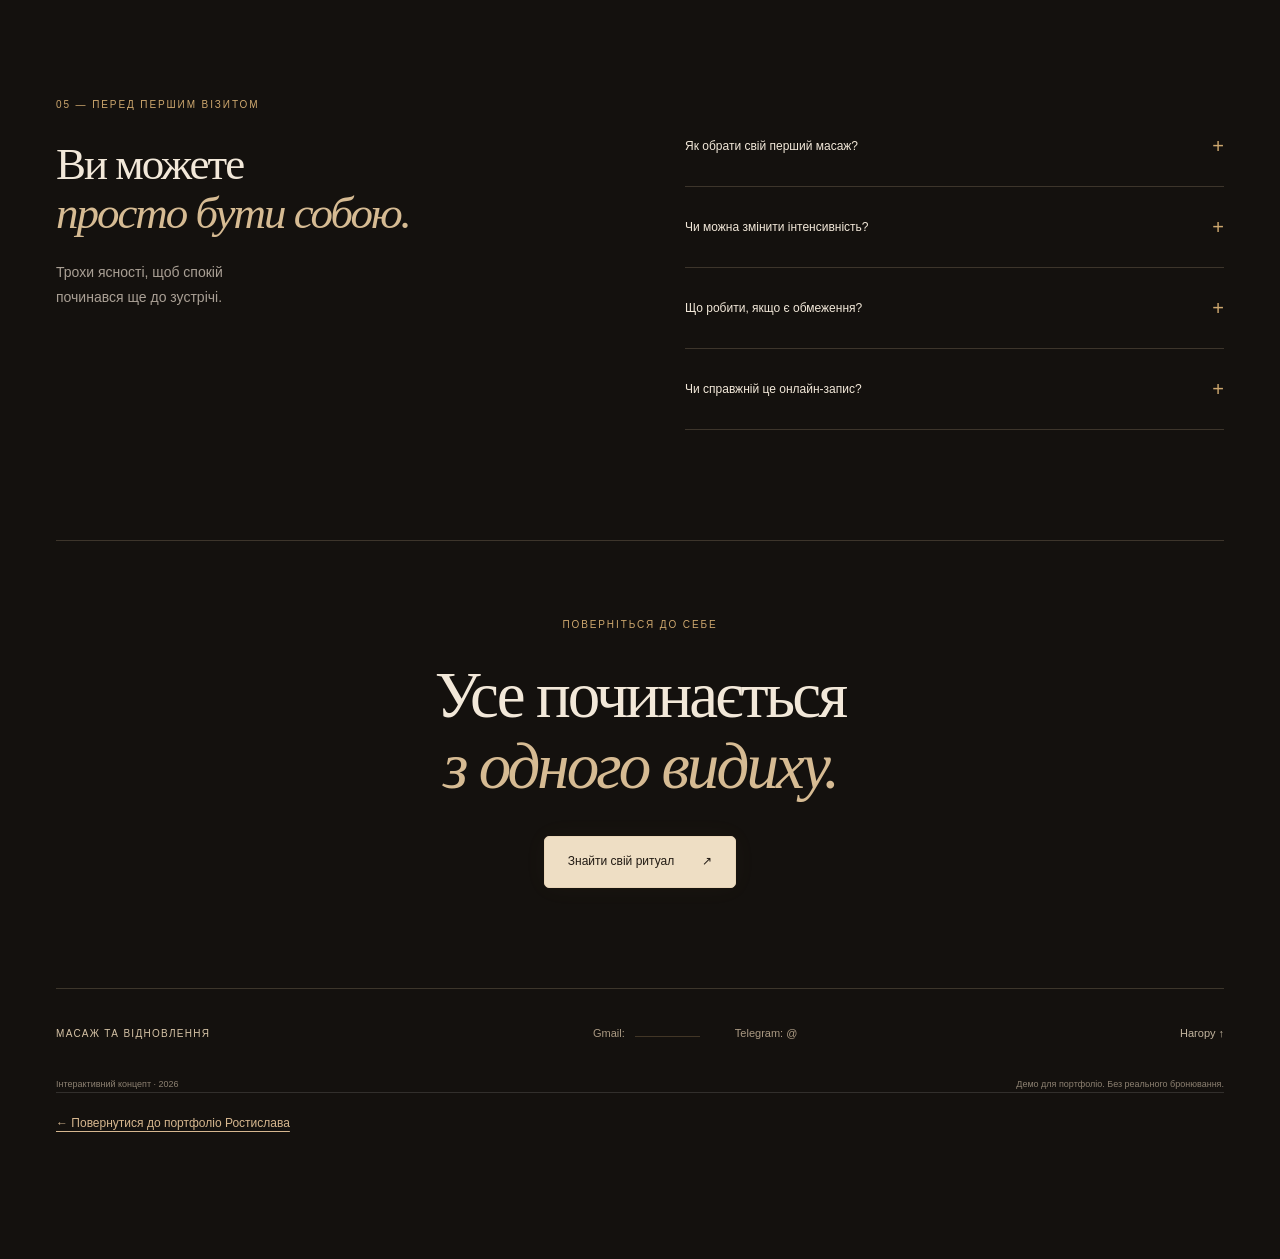
<file: projects/massage/index.html>
<!doctype html>
<html lang="uk">
<head>
  <meta charset="utf-8"><meta name="viewport" content="width=device-width,initial-scale=1">
  <meta name="robots" content="noindex,follow"><meta name="theme-color" content="#14110e">
  <meta name="description" content="Інтерактивний концепт масажної студії: карта тіла, персональний ритуал та демонстраційний онлайн-запис.">
  <title>Масаж та відновлення — інтерактивний концепт</title>
  <link rel="icon" href="assets/favicon.svg" type="image/svg+xml">
  <link rel="stylesheet" href="styles.css"><script defer src="app.js"></script>
<link rel="canonical" href="https://rostyslav-dev.github.io/portfolio/projects/massage/index.html">
<meta property="og:type" content="website">
<meta property="og:title" content="Масаж та відновлення — інтерактивний демосайт">
<meta property="og:description" content="Інтерактивний демопроєкт студії масажу: карта тіла, конструктор сеансу, демонстраційний запис. Без реального бронювання.">
<meta property="og:url" content="https://rostyslav-dev.github.io/portfolio/projects/massage/index.html">
<meta property="og:image" content="https://rostyslav-dev.github.io/portfolio/assets/massage.webp">
<meta name="twitter:card" content="summary_large_image">
</head>
<body><div class="rk-demo-banner"><a href="../../index.html#work">Демо-концепт · Сайт створив Ростислав Колесніченко</a><a href="https://t.me/rst125k">Хочу такий сайт ↗</a></div>
<a class="skip" href="#main">Перейти до вмісту</a>
<header class="header" id="header">
  <a class="mark" href="#" aria-label="На головну"><svg viewBox="0 0 46 46" aria-hidden="true"><path d="M23 3C10 12 10 34 23 43C36 34 36 12 23 3Z"/><path d="M3 23C12 10 34 10 43 23C34 36 12 36 3 23Z"/><circle cx="23" cy="23" r="6"/></svg></a>
  <nav id="navigation" aria-label="Головна навігація"><a href="#rituals">Масаж</a><a href="#approach">Наш підхід</a><a href="#specialists">Майстри</a><a href="#experience">Атмосфера</a><a href="#questions">Питання</a></nav>
  <div class="header-actions"><span class="demo-pill">PORTFOLIO DEMO</span><button class="outline small" data-book>Обрати сеанс <span>↗</span></button><button class="menu-button" id="menu-toggle" aria-label="Відкрити меню" aria-expanded="false" aria-controls="navigation"><span></span><span></span></button></div>
</header>
<main id="main">
  <section class="hero">
    <img class="hero-photo" src="assets/hero.webp" alt="Спокійна атмосфера професійного масажу плечей" fetchpriority="high" width="1536" height="1024" decoding="async">
    <div class="hero-shade"></div>
    <div class="hero-content wrap"><p class="eyebrow"><span class="fine-line"></span> МИСТЕЦТВО ПОВІЛЬНОГО ЖИТТЯ</p><h1>Ваше тіло<br>заслуговує<br><em>більшого.</em></h1><p class="hero-copy">Залиште напругу за дверима.<br>Знайдіть свій ритм. Відчуйте себе знову.</p><div class="hero-buttons"><button class="primary" data-book>Обрати свій сеанс <span>↗</span></button><button class="play-link" id="hero-preview"><span class="play-icon">▷</span> Відчути атмосферу</button></div><div class="hero-footnote"><span class="small-star">✳</span> Ваше тіло. Ваш темп. Ваш ритуал.</div></div>
    <div class="hero-index"><span>01 / 03</span><span class="vertical-line"></span><span>РОЗСЛАБЛЕННЯ</span></div>
    <a class="scroll-cue" href="#approach"><span>ГОРТАЙТЕ ПОВІЛЬНО</span> ↓</a>
    <button class="breathe-link" id="breathe-open"><span class="breath-dot"></span> Хвилина тиші</button>
  </section>
  <div class="promise-strip"><span>Турбота без поспіху</span><i>✦</i><span>Увага до ваших відчуттів</span><i>✦</i><span>Час, що належить вам</span></div>
  <section id="approach" class="intro wrap section reveal"><p class="eyebrow">01 — ПОЧНІТЬ ІЗ СЕБЕ</p><div class="intro-grid"><h2>Не обирайте масаж.<br><em>Розкажіть, що відчуваєте.</em></h2><div><p class="muted">Іноді тілу потрібна глибока робота. Іноді — лише тепло й тиша. Кілька простих відповідей допоможуть скласти сеанс під ваш настрій і бажаний темп.</p><a class="text-link" href="#body-section">Прислухатися до тіла <span>↗</span></a></div></div></section>
  <section id="body-section" class="body-section wrap reveal">
    <div class="body-copy"><p class="eyebrow">YOUR BODY, YOUR SESSION</p><h2>Де хочеться<br><em>більше легкості?</em></h2><p class="muted">Оберіть зону на силуеті або у списку.<br>Ми почнемо ваш ритуал саме з неї.</p><div class="zone-list" id="home-zones" aria-label="Оберіть зону тіла"></div><div class="body-note"><span>✧</span><p>Не знаєте, з чого почати?<br><button class="inline-button" data-book>Оберіть усе тіло →</button></p></div></div>
    <div class="body-art"><div class="body-halo"></div><div class="body-diagram" id="home-body"></div><span class="body-caption">КАРТА ВАШОГО КОМФОРТУ</span></div>
    <div class="body-side"><span class="tiny">ПЕРСОНАЛЬНИЙ ПІДХІД</span><span class="body-quote">«Пауза —<br>теж частина<br><em>руху вперед.»</em></span><span class="hairline"></span><p class="muted">Один вибір.<br>Більше уваги до себе.</p></div>
  </section>
  <section id="rituals" class="section wrap reveal"><div class="section-heading"><div><p class="eyebrow">02 — РИТУАЛИ ТУРБОТИ</p><h2>Як ви хочете<br><em>почуватися?</em></h2></div><p class="muted">Три настрої. Три різні темпи.<br>Знайдіть той, що потрібен сьогодні.</p></div><div class="ritual-grid">
    <button class="ritual-card relax" data-ritual="relax"><img src="assets/room.webp" alt="Теплий простір для відпочинку" loading="lazy" width="1536" height="1024" decoding="async"><span class="card-top">01 / RELAX <span>↗</span></span><span class="card-bottom"><span class="card-title">Видихнути.</span><span class="card-description">М'який дотик. Спокій. Час без поспіху.</span><span class="card-meta">60 хв <i></i> 900 ₴</span></span></button>
    <button class="ritual-card deep" data-ritual="deep"><img src="assets/hero.webp" alt="Уважна робота з плечима" loading="lazy"><span class="card-top">02 / DEEP <span>↗</span></span><span class="card-bottom"><span class="card-title">Відпустити.</span><span class="card-description">Уважне опрацювання спини та плечей.</span><span class="card-meta">60 хв <i></i> 1 100 ₴</span></span></button>
    <button class="ritual-card recovery" data-ritual="recovery"><img src="assets/room.webp" alt="Кабінет для відновлення після активного дня" loading="lazy"><span class="card-top">03 / RECOVERY <span>↗</span></span><span class="card-bottom"><span class="card-title">Відновитися.</span><span class="card-description">Увага до тіла після активного дня.</span><span class="card-meta">60 хв <i></i> 1 200 ₴</span></span></button>
  </div><p class="discreet">Послуги та ціни наведені для демонстрації концепту. Підбір відображає побажання, а не медичний висновок.</p></section>
  <section id="experience" class="experience reveal"><img src="assets/room.webp" alt="Кабінет з приглушеним світлом і масажним столом" loading="lazy"><div class="experience-shade"></div><div class="wrap experience-inner"><p class="eyebrow">03 — ВІДЧУЙТЕ АТМОСФЕРУ</p><h2>Світ зачекає.<br><em>Цей час — ваш.</em></h2><p>Тепле світло. Натуральні текстури.<br>І жодної потреби кудись поспішати.</p><button class="outline" id="experience-open">Зазирнути у свій сеанс <span>▷</span></button><div class="experience-timeline"><div><span>01</span> Прибуття</div><div><span>02</span> Налаштування</div><div><span>03</span> Ваш сеанс</div><div><span>04</span> Чай і тиша</div></div></div></section>
  <section id="specialists" class="section wrap reveal"><div class="section-heading"><div><p class="eyebrow">04 — УВАЖНІ РУКИ</p><h2>Важливо, кому<br><em>ви довіряєте.</em></h2></div><p class="muted">Оберіть близький вам підхід.<br>У демоверсії представлені вигадані профілі.</p></div><div class="therapist-grid" id="therapist-grid"></div></section>
  <section class="gift-section wrap reveal"><div class="gift-copy"><p class="eyebrow">МАЛЕНЬКИЙ ЖЕСТ. ВЕЛИКЕ ВІДЧУТТЯ.</p><h2>Подаруйте<br><em>60 хвилин тиші.</em></h2><p class="muted">Подарунок, для якого не потрібен привід.<br>Створіть персональну картку-побажання.</p><button class="outline" id="gift-open">Створити демокартку <span>↗</span></button></div><div class="gift-visual"><div class="gift-envelope"></div><div class="gift-card"><span class="tiny">ДЛЯ КОГОСЬ ОСОБЛИВОГО</span><span class="gift-title">Час<br><em>для себе.</em></span><span class="gift-bottom">60 ХВИЛИН ТИШІ <span>✳</span></span></div></div></section>
  <section id="questions" class="section wrap faq-section reveal"><div><p class="eyebrow">05 — ПЕРЕД ПЕРШИМ ВІЗИТОМ</p><h2>Ви можете<br><em>просто бути собою.</em></h2><p class="muted">Трохи ясності, щоб спокій<br>починався ще до зустрічі.</p></div><div class="faq-list"><details><summary>Як обрати свій перший масаж?<span>+</span></summary><p>Почніть із карти тіла та бажаного темпу. Конструктор покаже приклад сеансу за вашими побажаннями. У реальній студії процедуру й інтенсивність варто узгодити з майстром.</p></details><details><summary>Чи можна змінити інтенсивність?<span>+</span></summary><p>Так, у конструкторі є м'яка, середня та інтенсивна робота. Під час справжнього сеансу завжди повідомляйте майстру, який дотик для вас комфортний.</p></details><details><summary>Що робити, якщо є обмеження?<span>+</span></summary><p>Якщо маєте травму, нещодавню операцію або інші обмеження, перед записом уточніть можливість процедури у кваліфікованого спеціаліста. Ця демоверсія не оцінює стан здоров'я.</p></details><details><summary>Чи справжній це онлайн-запис?<span>+</span></summary><p>Ні. Це інтерактивний проєкт для портфоліо. Розклад, профілі та ціни демонстраційні. Сайт не надсилає заявки, не приймає платежі й не збирає контактні дані.</p></details></div></section>
  <section class="final-cta wrap reveal"><p class="eyebrow">ПОВЕРНІТЬСЯ ДО СЕБЕ</p><h2>Усе починається<br><em>з одного видиху.</em></h2><button class="primary" data-book>Знайти свій ритуал <span>↗</span></button></section>
</main>
<footer class="wrap"><div class="footer-top"><span class="footer-label">МАСАЖ ТА ВІДНОВЛЕННЯ</span><div class="contacts"><span>Gmail: <span class="blank-mail" aria-label="Не вказано"></span></span><span>Telegram: @</span></div><a href="#main" class="back-top">Нагору ↑</a></div><div class="footer-bottom"><span>Інтерактивний концепт · <span id="year"></span></span><span>Демо для портфоліо. Без реального бронювання.</span><button class="inline-button" id="last-booking" hidden>Мій демосеанс ↗</button></div><p class="portfolio-return"><a href="../../index.html#work">← Повернутися до портфоліо Ростислава</a></p></footer>
<div class="booking-dock" id="booking-dock"><span><span class="status-dot"></span><b>Ваш час для себе</b><small>Демонстраційна онлайн-запис</small></span><button class="primary small" data-book>Обрати сеанс ↗</button></div>
<dialog id="booking-dialog" class="booking-dialog" aria-labelledby="booking-title"><div class="dialog-top"><span class="tiny">ВАШ ПЕРСОНАЛЬНИЙ РИТУАЛ</span><button class="close-button" data-close aria-label="Закрити">×</button></div><div class="progress" aria-hidden="true"><span id="progress-fill"></span></div><div id="booking-content"></div></dialog>
<dialog id="experience-dialog" class="experience-dialog" aria-labelledby="experience-title"><button class="close-button floating-close" data-close aria-label="Закрити">×</button><img src="assets/room.webp" alt="Атмосфера масажного кабінету"><div class="experience-dialog-shade"></div><div class="experience-dialog-content"><p class="eyebrow" id="experience-count"></p><h2 id="experience-title"></h2><p id="experience-text"></p><div class="preview-controls"><button class="outline" id="preview-prev" aria-label="Попередній етап">←</button><div id="preview-dots"></div><button class="primary" id="preview-next">Далі →</button></div></div></dialog>
<dialog id="breath-dialog" class="breath-dialog" aria-labelledby="breath-title"><button class="close-button floating-close" data-close aria-label="Закрити">×</button><p class="eyebrow">ДОЗВОЛЬТЕ СОБІ ПАУЗУ</p><div class="breath-orbit"><div class="breath-circle"></div><span id="breath-title">Вдих</span></div><h2>Нікуди <em>не поспішайте.</em></h2><p class="muted">Дихайте у комфортному для себе темпі.</p><button class="outline" data-close>Я готовий / готова повернутися ↗</button></dialog>
<dialog id="gift-dialog" class="gift-dialog" aria-labelledby="gift-title"><div class="dialog-top"><span class="tiny">ПЕРСОНАЛЬНЕ ПОБАЖАННЯ</span><button class="close-button" data-close aria-label="Закрити">×</button></div><h2 id="gift-title">Подаруйте <em>паузу.</em></h2><p class="muted">Декоративна демокартка — не платіжний сертифікат.</p><form id="gift-form"><label>Ім'я отримувача<input id="gift-name" maxlength="35" placeholder="Для когось особливого" autocomplete="off"></label><label>Ваше побажання<textarea id="gift-message" maxlength="120" placeholder="Нехай цей час буде тільки твоїм."></textarea></label><button class="primary" type="submit">Завантажити картку <span>↓</span></button></form><p class="discreet">Ім'я та побажання залишаються у вашому браузері.</p></dialog>
<div id="toast" class="toast" role="status"></div><noscript><div class="noscript">Для інтерактивного підбору сеансу увімкніть JavaScript у браузері.</div></noscript>
</body>
</html>
</file>
<file: style.css>
@font-face{font-family:Onest;src:url('assets/fonts/Onest.woff') format('woff');font-weight:100 900;font-display:swap}*{box-sizing:border-box}html{scroll-behavior:smooth;scroll-padding-top:85px}body{margin:0;background:#101313;color:#f1f2eb;font:16px/1.6 Onest,Arial,sans-serif;--accent:#d4ec9c;--muted:#b5bcb5;--border:#343b35;--panel:#181d19}a{color:inherit;text-decoration:none}button,input,textarea,select{font:inherit}button,a,input,textarea,select,summary{touch-action:manipulation}a:focus-visible,button:focus-visible,input:focus-visible,textarea:focus-visible,select:focus-visible,summary:focus-visible{outline:3px solid var(--accent);outline-offset:4px}button{cursor:pointer}img{display:block;width:100%;height:auto}h1,h2,h3,p,figure{margin:0}h1,h2,h3{line-height:1.1;letter-spacing:-.04em}h1{font-size:clamp(2.8rem,6.4vw,6.1rem);font-weight:550}h2{font-size:clamp(2rem,4.3vw,3.8rem);font-weight:550}h3{font-size:1.45rem;font-weight:600}h1 em{color:var(--accent);font-style:normal}p{color:var(--muted)}.wrap{width:min(100% - 40px,1240px);margin:auto}.skip{position:absolute;left:12px;top:-100px;z-index:100;background:var(--accent);color:#101313;padding:10px}.skip:focus{top:12px}.header{position:sticky;top:0;z-index:10;background:#101313;border-bottom:1px solid var(--border)}.nav{display:flex;align-items:center;justify-content:space-between;min-height:72px;gap:12px}.logo{display:inline-flex;align-items:center;gap:12px;font-weight:850;font-size:1.6rem;letter-spacing:-.1em}.logo small{font-size:.59rem;letter-spacing:.06em;line-height:1.2;color:var(--muted);max-width:48px}.nav nav,.nav-cta{display:none}.nav nav a{font-size:.86rem;color:var(--muted)}.nav nav a:hover,.lang:hover{color:var(--accent)}.nav-actions{display:flex;gap:9px;align-items:center}.lang{font-size:.78rem;padding:8px 2px;color:var(--muted)}.lang[aria-current]{color:var(--accent);font-weight:750}.menu-toggle{background:transparent;color:#fff;border:1px solid var(--border);border-radius:7px;min-width:44px;min-height:44px}.nav nav.open{display:flex;position:absolute;top:100%;left:0;right:0;flex-direction:column;padding:20px;background:#161b17;border-bottom:1px solid var(--border)}.nav nav.open a{padding:10px}.btn{display:inline-flex;align-items:center;justify-content:center;min-height:48px;padding:12px 20px;border:1px solid var(--accent);background:var(--accent);color:#141b10;border-radius:7px;font-weight:750;font-size:.9rem;text-align:center;transition:transform .2s}.btn:hover{transform:translateY(-2px)}.btn.outline{background:transparent;color:#f1f2eb;border-color:#58635a}.btn.outline:hover{border-color:var(--accent)}.actions{display:flex;flex-wrap:wrap;gap:10px;margin:24px 0}.hero{padding:74px 0 60px}.hero-grid{display:grid;gap:36px;align-items:center}.kicker{font-size:.72rem;letter-spacing:.12em;font-weight:750;color:var(--accent);margin-bottom:16px}.dot{display:inline-block;width:8px;height:8px;background:var(--accent);border-radius:50%;margin-right:5px}.lead{font-size:clamp(1.05rem,1.8vw,1.28rem);max-width:640px;margin-top:22px}.trust{font-size:.84rem;color:#c9d4c5}.hero-art{position:relative;overflow:hidden;min-height:315px;aspect-ratio:1.1;background:radial-gradient(ellipse at 55% 40%,#30472f,#18261c 42%,#111613 74%);border:1px solid #3e4b3e;border-radius:14px;display:grid;place-items:center;isolation:isolate}.art-top,.art-bottom{position:absolute;left:18px;right:18px;display:flex;justify-content:space-between;font-size:.65rem;letter-spacing:.12em;color:#d4ec9c}.art-top{top:18px}.art-bottom{bottom:18px}.art-orb{width:68%;aspect-ratio:1;border:1px solid #a0bb79;border-radius:50%;position:absolute;box-shadow:0 0 65px #89b26a35,inset 0 0 55px #89b26a25;animation:float 7s ease-in-out infinite}.art-screen{position:relative;width:74%;background:#141b16;border:1px solid #788a6b;border-radius:12px;padding:22px;box-shadow:0 20px 60px #0008;transform:rotate(-7deg)}.art-dots{font-size:10px;color:#d4ec9c;letter-spacing:4px;margin-bottom:22px}.art-line{width:88%;height:18px;background:#d4ec9c;border-radius:3px;margin-bottom:10px}.art-line.short{width:57%;background:#a0ad97}.art-blocks{display:grid;grid-template-columns:repeat(3,1fr);gap:8px;margin:20px 0}.art-blocks i{height:65px;border:1px solid #54644d;background:linear-gradient(145deg,#33432e,#1c241c);border-radius:4px}.art-button{height:24px;width:34%;background:var(--accent);border-radius:4px}@keyframes float{50%{transform:translateY(-10px) scale(1.04)}}.section{padding:60px 0;border-top:1px solid var(--border)}.section-head{margin-bottom:30px;max-width:760px}.section-head>p:last-child:not(.kicker){margin-top:12px}.grid{display:grid;gap:14px}.card,.project{position:relative;background:var(--panel);border:1px solid var(--border);border-radius:12px;padding:24px;min-width:0}.card p{margin-top:10px}.card .index{display:block;color:var(--accent);font-size:.8rem;letter-spacing:.14em;margin-top:16px}.statement{margin-top:24px;max-width:850px;color:#e5e8df;font-size:1.02rem}.project{padding:0;overflow:hidden;display:flex;flex-direction:column}.preview{position:relative;aspect-ratio:16/9;overflow:hidden;background:#252c24}.preview img{height:100%;object-fit:cover}.project-tag{position:absolute;top:12px;left:12px;padding:6px 10px;background:#111713;color:#edf0e9;border:1px solid #616b5c;border-radius:5px;font-size:.7rem}.project-body{padding:22px;display:flex;flex-direction:column;align-items:flex-start;flex:1}.project-body h3{font-size:clamp(1.4rem,3vw,2rem);margin-bottom:10px}.project-body .btn{margin-top:auto}.project-body ul,.price ul{padding-left:20px;color:#dce1d7;margin:16px 0 24px}.project-body li,.price li{margin:5px 0}.preview-composition{height:100%;display:grid;place-content:center;text-align:center;position:relative;isolation:isolate;overflow:hidden}.preview-composition span{font-size:clamp(1.7rem,5vw,3.2rem);line-height:1.1;z-index:1}.preview-composition small{z-index:1;color:#e8e8e8;font-size:.66rem;margin-top:12px;letter-spacing:.1em}.preview-composition.barbershop{background:radial-gradient(ellipse,#62482b,#251b13 50%,#100f0e);color:#f5dfb3;font-family:Georgia,serif}.preview-composition.barbershop i{position:absolute;inset:14%;border:1px solid #be9764}.preview-composition.detailing{background:repeating-linear-gradient(90deg,transparent 0 50px,#8de7ff10 51px 52px),radial-gradient(ellipse,#285d6a,#121c24 65%);color:#b7f0ff;font-weight:800;letter-spacing:-.05em}.preview-composition.detailing i{position:absolute;width:78%;height:48%;border:1px solid #6bc4de;transform:skew(-20deg);top:26%;left:11%;border-radius:60% 30% 15% 20%}.price{display:flex;flex-direction:column}.price.featured{border-color:var(--accent);background:#202b1e}.price .amount{font-weight:750;font-size:clamp(2rem,4vw,2.6rem);letter-spacing:-.05em;color:#f2f4ed}.amount small{font-size:.8rem;font-weight:500;letter-spacing:0}.price .btn{margin-top:auto}.faq details{border-bottom:1px solid var(--border);padding:18px 0}.faq summary{cursor:pointer;font-size:1.1rem;font-weight:600;padding:8px 0}.faq details p{padding:8px 0;max-width:820px}.contact{background:#192319}.contact-grid,.about-grid{display:grid;gap:24px;align-items:start}.form{display:grid;gap:15px}.form label{display:grid;gap:6px;font-weight:550;font-size:.9rem}.form input,.form textarea{width:100%;background:#111713;color:#f3f4ef;border:1px solid #69766a;border-radius:6px;padding:12px;min-height:48px}.form textarea{resize:vertical}.form .check{display:flex;align-items:flex-start;gap:9px;color:var(--muted);font-weight:400}.form .check input{width:20px;height:20px;min-height:auto;accent-color:var(--accent);flex:none}.form .muted,#form-status{font-size:.85rem;margin:0}.form [hidden]{display:none}.contact-grid>div>a{overflow-wrap:anywhere}.placeholder{background:radial-gradient(ellipse at 35% 25%,#43553d,#202820 70%);border:1px dashed #83917c;border-radius:10px;min-height:220px;display:grid;place-items:center;text-align:center;padding:18px;color:#e6e9dd;font-size:.75rem;letter-spacing:.04em}.about-grid .placeholder{aspect-ratio:4/3}.about-grid .btn{margin-top:22px}.concept{max-width:470px}.concept img{aspect-ratio:16/9;object-fit:cover;border-radius:8px}.concept figcaption{margin-top:8px;color:var(--muted);font-size:.9rem}footer{border-top:1px solid var(--border);padding:30px 0 96px}.footer{display:flex;flex-wrap:wrap;gap:16px;align-items:center}.footer address{display:flex;flex-wrap:wrap;gap:12px;font-style:normal;overflow-wrap:anywhere;font-size:.85rem}.mobile-cta{position:fixed;bottom:12px;left:16px;right:16px;z-index:12;background:var(--accent);color:#141b10;font-weight:750;min-height:48px;display:grid;place-items:center;border-radius:8px;box-shadow:0 4px 25px #0008}.mobile-cta:focus-visible{outline:3px solid white}.footer p{font-size:.85rem}@media(min-width:640px){.grid.two,.grid.projects,.grid.four{grid-template-columns:repeat(2,minmax(0,1fr))}.about-grid{grid-template-columns:1fr 1.5fr;align-items:center}.mobile-cta{display:none}footer{padding-bottom:30px}}@media(min-width:900px){.nav nav{display:flex;align-items:center;gap:20px}.nav-cta{display:inline-flex}.menu-toggle{display:none}.hero{padding:100px 0 90px}.hero-grid{grid-template-columns:1.18fr .82fr;gap:36px}.section{padding:86px 0}.grid.three{grid-template-columns:repeat(3,minmax(0,1fr))}.grid.four{grid-template-columns:repeat(4,minmax(0,1fr))}.contact-grid{grid-template-columns:1fr 1fr;gap:64px}.hero-art{min-height:420px}.footer address{margin-left:auto}}@media(prefers-reduced-motion:reduce){*,*::before,*::after{animation:none!important;transition:none!important;scroll-behavior:auto!important}}@media(max-width:639px){.art-orb{animation:none}.hero{padding-top:45px}.actions .btn{flex:1 1 145px}.card,.project-body{padding:20px}}
.hero-grid>*{min-width:0}.hero-art{width:100%;min-width:0}.footer address{min-width:0}.footer address a{overflow-wrap:anywhere;max-width:100%}@media(max-width:899px){.nav .nav-cta{display:none}}@media(max-width:639px){.hero-art{aspect-ratio:auto;min-height:300px}.hero h1{font-size:clamp(2.5rem,10.9vw,3.6rem)}}
.nav nav .mobile-menu-quote{color:var(--accent);font-weight:750}@media(min-width:900px){.nav nav .mobile-menu-quote{display:none}}
</file>
<file: projects/aurea/fonts.css>
@font-face {
  font-family: 'Cormorant Garamond';
  font-style: italic;
  font-weight: 400;
  font-display: swap;
  src: url(assets/fonts/font-0.ttf) format('truetype');
}
@font-face {
  font-family: 'Cormorant Garamond';
  font-style: italic;
  font-weight: 500;
  font-display: swap;
  src: url(assets/fonts/font-1.ttf) format('truetype');
}
@font-face {
  font-family: 'Cormorant Garamond';
  font-style: normal;
  font-weight: 400;
  font-display: swap;
  src: url(assets/fonts/font-2.ttf) format('truetype');
}
@font-face {
  font-family: 'Cormorant Garamond';
  font-style: normal;
  font-weight: 500;
  font-display: swap;
  src: url(assets/fonts/font-3.ttf) format('truetype');
}
@font-face {
  font-family: 'Manrope';
  font-style: normal;
  font-weight: 400;
  font-display: swap;
  src: url(assets/fonts/font-4.ttf) format('truetype');
}
@font-face {
  font-family: 'Manrope';
  font-style: normal;
  font-weight: 500;
  font-display: swap;
  src: url(assets/fonts/font-5.ttf) format('truetype');
}
@font-face {
  font-family: 'Manrope';
  font-style: normal;
  font-weight: 600;
  font-display: swap;
  src: url(assets/fonts/font-6.ttf) format('truetype');
}
</file>
<file: projects/aurea/style.css>
:root{--paper:#f2f0e9;--ink:#292d25;--muted:#686b61;--line:#d3d4c9;--serif:'Cormorant Garamond',Georgia,serif;--sans:'Manrope',Arial,sans-serif;--gutter:clamp(24px,4.7vw,88px);--header:94px}*{box-sizing:border-box}html{scroll-behavior:smooth;scroll-padding-top:var(--header)}body{margin:0;background:var(--paper);color:var(--ink);font-family:var(--sans);font-size:16px;-webkit-font-smoothing:antialiased}a{color:inherit;text-decoration:none}button,a,summary{-webkit-tap-highlight-color:transparent}a:focus-visible,summary:focus-visible{outline:2px solid #b89356;outline-offset:7px}::selection{background:#ad9671;color:#fff}h1,h2,h3,p{margin:0}h1,h2,h3{font-family:var(--serif);font-weight:400}em{font-weight:400}img{display:block;max-width:100%}.skip-link{position:fixed;top:-100px;left:20px;z-index:30;background:var(--paper);padding:16px}.skip-link:focus{top:10px}.header{height:var(--header);padding:0 var(--gutter);display:flex;align-items:center;justify-content:space-between;gap:24px;position:sticky;top:0;z-index:20;background:var(--paper);border-bottom:1px solid #deded5}.brand{font-family:var(--serif);font-size:36px;letter-spacing:.16em;line-height:1;display:inline-flex;flex-direction:column;gap:8px}.brand span{font-family:var(--sans);font-size:9px;letter-spacing:.23em;font-weight:500}.header nav{display:flex;gap:38px;font-size:14px}.header nav a{position:relative}.header nav a:after{content:'';height:1px;position:absolute;bottom:-7px;left:0;right:100%;background:currentColor;transition:right .3s}.header nav a:hover:after{right:0}.header-cta{display:flex;align-items:center;gap:34px;border-bottom:1px solid #919486;padding:12px 0;font-size:14px}.header-cta span{font-size:23px}.journey{height:540svh;position:relative;background:#26281f;color:#f2f0e9}.stage{height:calc(100svh - var(--header));min-height:600px;position:sticky;top:var(--header);overflow:hidden}.scene-fallback,#journey-canvas,.scrim{position:absolute;inset:0;width:100%;height:100%}.scene-fallback img{position:absolute;width:100%;height:100%;object-fit:cover;object-position:center}.scene-fallback img:not(:first-child){opacity:0}#journey-canvas{opacity:0;transition:opacity .6s}.has-webgl #journey-canvas{opacity:1}.scrim{background:linear-gradient(90deg,rgba(15,20,15,.57),rgba(15,20,15,.09) 72%),linear-gradient(0deg,rgba(12,18,12,.64),transparent 26%,transparent 80%,rgba(12,18,12,.23));pointer-events:none}.stage-top{position:absolute;top:32px;left:var(--gutter);right:var(--gutter);display:flex;justify-content:space-between;font-size:11px;letter-spacing:.15em;color:#e1e2d8}.scene-copy{position:absolute;left:var(--gutter);top:47%;transform:translateY(-50%);opacity:0;pointer-events:none;width:calc(100% - 2 * var(--gutter));will-change:opacity,transform}.scene-copy.active{opacity:1;pointer-events:auto}.eyebrow{font-size:12px;letter-spacing:.18em;font-weight:500;line-height:1.6}.scene-copy h1,.scene-copy h2{font-size:clamp(64px,7.4vw,130px);line-height:.98;letter-spacing:-.045em;margin:26px 0 25px;max-width:1000px}.scene-copy em{color:#e2d6b9}.scene-description{font-size:16px;line-height:1.85;color:#e3e3da}.round-link{display:inline-flex;align-items:center;gap:17px;font-size:14px;margin-top:28px}.circle{border:1px solid #d8dbc374;border-radius:50%;width:45px;height:45px;display:grid;place-items:center;font-size:23px;transition:background .3s,transform .3s}.round-link:hover .circle{background:#f2f0e92a;transform:translateY(3px)}.scene-side{position:absolute;right:var(--gutter);top:48%;display:flex;flex-direction:column;align-items:center;gap:15px;font-size:12px}.scene-side i{height:70px;width:1px;background:#f0edda66}.scene-side span:last-child{opacity:.55}.stage-bottom{position:absolute;bottom:31px;left:var(--gutter);right:var(--gutter);display:flex;align-items:end;justify-content:space-between;gap:30px}.scroll-hint{display:flex;gap:13px;align-items:center;font-size:12px;line-height:1.6}.scroll-hint small{font-size:11px;color:#c0c4b5}.scroll-line{width:1px;height:37px;background:linear-gradient(transparent,#e9e4d5)}.chapters{display:flex;gap:31px;font-size:12px}.chapters a{padding:16px 0;border-top:1px solid #f0ecd033;transition:color .3s;white-space:nowrap;color:#c7c9bc}.chapters a[aria-current]{border-color:#e8dcc1;color:#fff}.chapters span{margin-right:9px;color:#c1bba6;font-size:11px}.skip-journey{font-size:12px;white-space:nowrap;padding-bottom:16px;color:#e1e1d5}.skip-journey span{margin-left:12px}.journey-progress{position:absolute;bottom:0;left:0;width:100%;height:2px;background:#ffffff12}.journey-progress span{display:block;width:100%;height:100%;background:#d1c09b;transform:scaleX(0);transform-origin:left}.chapter-anchor{position:absolute;top:47%;left:0}#touch{top:82%}.section-pad{padding:110px var(--gutter)}.philosophy{display:grid;grid-template-columns:1fr 2.5fr;gap:40px}.section-label{font-size:12px;letter-spacing:.12em;display:flex;flex-direction:column;justify-content:space-between;align-items:flex-start}.small-seal{font-family:var(--serif);font-size:42px;border:1px solid #a7ad9d;width:72px;height:72px;border-radius:50%;display:grid;place-items:center;padding-top:5px}.philosophy h2{font-size:clamp(46px,4.8vw,78px);letter-spacing:-.03em;line-height:1.06}.philosophy h2 em{color:#78816a}.philosophy-bottom{display:grid;grid-template-columns:1.5fr 1fr;gap:60px;margin-top:38px;align-items:end}.philosophy-bottom p{font-size:16px;line-height:1.9;max-width:495px;color:#676c60}.signature{font-family:var(--serif);font-size:24px;font-style:italic;color:#778067;white-space:nowrap}.rituals{background:#e7e8df;display:grid;grid-template-columns:1fr 1.6fr;gap:11vw}.rituals h2{font-size:clamp(50px,5.1vw,80px);line-height:1;letter-spacing:-.035em;margin:26px 0}.rituals h2 em{color:#6c775f}.rituals-intro>p:not(.eyebrow){color:#62695c;line-height:1.8;font-size:15px}.ritual-image{position:relative;margin-top:32px;max-width:340px;aspect-ratio:1.45;overflow:hidden}.ritual-image img{width:100%;height:100%;object-fit:cover;object-position:60% center}.ritual-image span{position:absolute;bottom:16px;left:18px;color:white;letter-spacing:.14em;font-size:9px}.ritual-list{padding-top:9px}details{border-top:1px solid #b9bfae}details:last-child{border-bottom:1px solid #b9bfae}summary{list-style:none;cursor:pointer;display:grid;grid-template-columns:29px 1fr 24px;gap:18px;padding:29px 0;align-items:center}summary::-webkit-details-marker{display:none}.ritual-number{align-self:start;font-size:12px;color:#747d69;margin-top:4px}.ritual-tag{font-size:10px;letter-spacing:.13em;color:#69765b}summary h3{font-size:38px;line-height:1.2;margin:7px 0}.ritual-sub{font-size:14px;color:#67725b}.expand{width:20px;height:20px;position:relative}.expand:before,.expand:after{content:'';position:absolute;top:9px;left:1px;width:18px;height:1px;background:#68725b}.expand:after{transform:rotate(90deg);transition:transform .2s}details[open] .expand:after{transform:rotate(0)}.ritual-description{padding:0 25px 31px 47px}.ritual-description p{font-size:15px;line-height:1.85;color:#5c6553;max-width:480px}.ritual-notes{display:flex;gap:22px;margin-top:22px;color:#626d54;font-size:11px}.ritual-notes span{border-bottom:1px solid #b6bda9;padding-bottom:7px}.closing{position:relative;height:590px;overflow:hidden;background:#20251d;color:#f5f0e1;display:grid;place-items:center;text-align:center}.closing>img{position:absolute;inset:0;object-fit:cover;width:100%;height:100%;object-position:center 60%}.closing:after{content:'';position:absolute;inset:0;background:rgba(17,23,16,.49)}.closing>div{position:relative;z-index:1}.closing h2{font-size:clamp(64px,7vw,108px);line-height:1;margin:26px 0 32px;letter-spacing:-.04em}.text-link{font-size:13px;border-bottom:1px solid #b4b9a2;padding-bottom:13px;display:inline-flex;gap:25px}footer{padding:43px var(--gutter);display:flex;justify-content:space-between;gap:30px;align-items:center}footer p{font-family:var(--serif);font-size:24px;font-style:italic}footer>span{font-size:9px;letter-spacing:.12em;color:#74796c}
@media(min-width:1700px){.stage{min-height:700px}.scene-copy{top:48%}}
@media(max-width:1000px){:root{--header:82px}.header nav{gap:22px}.header nav a{font-size:12px}.header-cta{gap:18px;font-size:12px}.stage{min-height:590px}.scene-copy h1,.scene-copy h2{font-size:84px}.chapters{gap:18px}.scroll-hint{display:none}.stage-bottom{justify-content:space-between}.philosophy{grid-template-columns:1fr 3fr}.philosophy-bottom{grid-template-columns:1fr;gap:25px}.rituals{gap:55px;grid-template-columns:1fr 1.4fr}.rituals h2{font-size:60px}summary h3{font-size:32px}footer>span{max-width:180px;line-height:1.8}}
@media(max-width:680px){:root{--header:76px;--gutter:24px}.header{gap:15px}.brand{font-size:30px;gap:6px}.brand span{font-size:7px}.header nav{display:none}.header-cta{font-size:11px;gap:16px}.journey{height:440svh}.stage{min-height:580px}.stage-top{top:24px;font-size:9px;letter-spacing:.11em}.stage-edition{display:none}.scene-copy{top:45%}.scene-copy .eyebrow{font-size:10px;letter-spacing:.13em}.scene-copy h1,.scene-copy h2{font-size:clamp(51px,11.6vw,76px);line-height:1.04;margin:23px 0;letter-spacing:-.04em}.scene-description{font-size:14px;line-height:1.9}.round-link{font-size:12px;margin-top:27px}.circle{width:42px;height:42px}.scene-side{display:none}.stage-bottom{bottom:22px;flex-wrap:wrap;gap:6px}.chapters{width:100%;justify-content:space-between;gap:12px}.chapters a{font-size:10px;padding:14px 0}.chapters span{font-size:9px;margin-right:4px}.skip-journey{margin-left:auto;font-size:10px;padding-bottom:0}.scrim{background:linear-gradient(90deg,#121810a8,#12181044),linear-gradient(0deg,#1218109c,transparent 35%)}.section-pad{padding:67px var(--gutter)}.philosophy{display:block}.section-label{font-size:10px;margin-bottom:30px}.small-seal{display:none}.philosophy h2{font-size:44px}.philosophy-bottom{margin-top:27px}.philosophy-bottom p{font-size:14px;line-height:1.95}.signature{font-size:23px}.rituals{display:block}.rituals-intro>.eyebrow{font-size:10px}.rituals h2{font-size:57px;margin:24px 0}.rituals-intro>p:not(.eyebrow){font-size:14px}.ritual-image{display:none}.ritual-list{margin-top:37px}.ritual-tag{font-size:9px}summary{gap:12px;grid-template-columns:22px 1fr 20px;padding:26px 0}summary h3{font-size:32px}.ritual-sub{font-size:12px}.ritual-description{padding-left:34px;padding-right:0}.ritual-description p{font-size:14px}.ritual-notes{font-size:10px;gap:15px}.closing{height:480px}.closing h2{font-size:69px}.closing .eyebrow{font-size:10px}footer{padding-top:35px;padding-bottom:35px;flex-wrap:wrap;gap:24px}footer p{font-size:20px}footer>span{max-width:none;width:100%;font-size:8px}}
/* Editorial continuation: changing scale, imagery and pace after the journey. */
.editorial-philosophy{grid-template-columns:1fr 1.25fr;gap:68px 9vw;padding-top:76px;padding-bottom:100px;align-items:center}.editorial-heading{grid-column:1/-1;display:flex;justify-content:space-between;align-items:center;padding-bottom:26px;border-bottom:1px solid var(--line)}.editorial-note{font-family:var(--serif);font-size:23px;font-style:italic;color:#666f5d}.philosophy-portrait{margin:0;position:relative;padding-right:28px}.portrait-frame{overflow:hidden;border-radius:48% 48% 0 0;aspect-ratio:.84}.portrait-frame img{width:100%;height:100%;object-fit:cover;object-position:52% center;transition:transform 1.4s cubic-bezier(.2,.65,.3,1)}.philosophy-portrait:hover img{transform:scale(1.035)}.philosophy-portrait figcaption{display:flex;justify-content:space-between;font-size:12px;letter-spacing:.08em;line-height:1.6;margin-top:18px;color:#68705f}.portrait-seal{position:absolute;bottom:68px;right:-12px;width:86px;height:86px;background:var(--paper);border:1px solid #b3b7a7;border-radius:50%;display:grid;place-items:center;font-family:var(--serif);font-size:52px}.editorial-philosophy .philosophy-content>.eyebrow{font-size:12px;color:#727b65;margin-bottom:27px}.editorial-philosophy h2{font-size:clamp(46px,5vw,84px);line-height:1.05}.editorial-philosophy .philosophy-bottom{display:block;margin-top:30px}.editorial-philosophy .philosophy-bottom p{font-size:16px;line-height:1.9;max-width:470px;margin-bottom:17px}.philosophy-signoff{display:flex;justify-content:space-between;align-items:center;margin-top:37px;padding-top:24px;border-top:1px solid var(--line);max-width:470px}.philosophy-signoff>span:last-child{font-size:31px;color:#697559}.editorial-rituals{padding-top:80px;padding-bottom:90px;grid-template-columns:1fr 1.1fr;gap:40px 6vw;background:#e1e4d9}.rituals-heading{grid-column:1/-1;display:flex;justify-content:space-between;align-items:end;gap:36px}.rituals-heading h2{font-size:clamp(52px,5.3vw,88px);margin-bottom:14px}.rituals-heading>p{font-size:14px;line-height:1.9;color:#626d55;padding-bottom:19px}.ritual-gallery{position:relative;overflow:hidden;min-height:540px;align-self:stretch;background:#373c2c}.ritual-visual{position:absolute;inset:0;opacity:0;transition:opacity .85s ease}.ritual-visual.active{opacity:1}.ritual-visual img{width:100%;height:100%;object-fit:cover;object-position:55% center;transform:scale(1.07);transition:transform 1.8s cubic-bezier(.2,.65,.3,1)}.ritual-visual.active img{transform:scale(1)}.ritual-visual[data-ritual-visual="2"] img{object-position:70% center}.ritual-gallery:after{content:'';position:absolute;inset:0;background:linear-gradient(0deg,#141b10c9,transparent 40%);pointer-events:none}.gallery-caption{position:absolute;z-index:1;bottom:29px;left:29px;right:29px;display:flex;flex-direction:column;gap:13px;color:#f4f1e7}.gallery-caption>span:first-child{font-size:12px;letter-spacing:.1em}.gallery-caption>span:last-child{font-family:var(--serif);font-size:34px;line-height:1.1;font-style:italic}.editorial-rituals .ritual-list{padding:0;align-self:center}.editorial-rituals summary{padding:28px 0}.editorial-rituals summary h3{font-size:clamp(32px,3vw,46px)}.ritual-footnote{font-size:12px;line-height:1.8;color:#677258;margin:22px 0 0 47px;max-width:350px}.editorial-closing{height:720px;min-height:85svh;text-align:left;display:flex;padding:100px var(--gutter);align-items:center}.editorial-closing>img{height:116%;top:-8%;will-change:transform;object-position:center}.editorial-closing:after{background:linear-gradient(90deg,#182010d9,#1820103d),linear-gradient(0deg,#17200ec2,transparent 30%)}.closing-content{width:100%;max-width:1250px}.editorial-closing h2{font-size:clamp(64px,8vw,138px);margin:30px 0 42px;letter-spacing:-.045em}.closing-cta{display:inline-flex;align-items:center;justify-content:space-between;min-width:240px;gap:50px;padding:19px 24px;background:#edeadf;color:#303729;font-size:14px;transition:background .3s,transform .3s}.closing-cta:hover{background:#fffdf5;transform:translateY(-3px)}.closing-cta span{font-size:25px;line-height:1}.editorial-closing .closing-top,.editorial-closing .closing-bottom{position:absolute;left:var(--gutter);right:var(--gutter);display:flex;justify-content:space-between;font-size:12px;letter-spacing:.1em;z-index:2}.editorial-closing .closing-top{top:35px;color:#e1e1d5}.editorial-closing .closing-bottom{bottom:35px;font-family:var(--serif);font-style:italic;font-size:24px;letter-spacing:0;color:#dedfcf}.editorial-footer{display:block;background:#252c20;color:#e3e3d2;padding-top:55px;padding-bottom:30px;overflow:hidden}.footer-top{display:flex;justify-content:space-between;align-items:center;gap:30px}.footer-top p{font-size:28px;line-height:1.2}.footer-top nav{display:flex;gap:32px;font-size:13px}.footer-top a{padding:12px 0;border-bottom:1px solid #747b6055}.footer-top a:hover{border-color:#d1d5bb}.footer-wordmark{font-family:var(--serif);font-size:clamp(100px,21vw,380px);letter-spacing:.07em;line-height:1.03;display:block;text-align:center;margin:24px 0 13px;color:#d6dbc3}.footer-bottom{border-top:1px solid #7982675c;padding-top:24px;display:flex;justify-content:space-between;gap:24px;font-size:11px;letter-spacing:.1em;color:#b2b9a3}.motion-ready .reveal{transition:opacity .9s ease,transform .9s cubic-bezier(.2,.65,.3,1)}.motion-ready .reveal:not(.is-visible){opacity:0;transform:translateY(32px)}.motion-ready .reveal.is-visible{opacity:1;transform:translateY(0)}
@media(max-width:1000px){.editorial-philosophy{gap:40px 5vw}.editorial-philosophy h2{font-size:52px}.editorial-philosophy .philosophy-bottom p{font-size:15px}.editorial-rituals{gap:35px 5vw}.rituals-heading h2{font-size:64px}.rituals-heading>p{font-size:13px;max-width:240px}.ritual-gallery{min-height:500px}.editorial-closing{height:650px}.footer-wordmark{font-size:21vw}}
@media(max-width:680px){.editorial-philosophy{display:flex;flex-direction:column;align-items:stretch;padding-top:46px;padding-bottom:65px;gap:32px}.editorial-heading{align-items:start;gap:20px;padding-bottom:21px}.editorial-heading .eyebrow{font-size:11px}.editorial-note{font-size:17px;max-width:140px;text-align:right}.philosophy-portrait{padding:0 20px 0 0;max-width:410px;width:100%;align-self:center}.portrait-frame{aspect-ratio:1.06}.portrait-seal{width:68px;height:68px;right:0;bottom:59px;font-size:43px}.philosophy-portrait figcaption{font-size:10px}.editorial-philosophy .philosophy-content>.eyebrow{font-size:11px;margin-bottom:18px}.editorial-philosophy h2{font-size:49px}.editorial-philosophy .philosophy-bottom{margin-top:24px}.editorial-philosophy .philosophy-bottom p{font-size:15px}.philosophy-signoff{margin-top:28px}.editorial-rituals{display:flex;flex-direction:column;gap:26px;padding-top:60px;padding-bottom:55px}.rituals-heading{display:block}.rituals-heading .eyebrow{font-size:11px}.rituals-heading h2{font-size:53px;margin:23px 0}.rituals-heading>p{font-size:14px;max-width:none;padding:0}.ritual-gallery{min-height:310px;height:310px;order:3}.editorial-rituals .ritual-list{width:100%;margin:0;order:2}.editorial-rituals summary{padding:25px 0}.editorial-rituals summary h3{font-size:35px}.ritual-footnote{margin-left:34px;font-size:12px}.gallery-caption{left:23px;bottom:23px}.gallery-caption>span:last-child{font-size:30px}.editorial-closing{height:620px;min-height:0;padding-top:105px;padding-bottom:105px}.editorial-closing h2{font-size:clamp(48px,11.5vw,70px);line-height:1.05;margin:27px 0 35px}.editorial-closing .eyebrow{font-size:11px;max-width:270px}.closing-cta{font-size:13px;min-width:228px}.editorial-closing .closing-top{font-size:10px;top:27px}.editorial-closing .closing-bottom{font-size:20px;bottom:28px;letter-spacing:0}.editorial-footer{padding-top:36px}.footer-top{align-items:start}.footer-top p{font-size:23px}.footer-top nav{flex-direction:column;gap:5px;font-size:12px}.footer-top a{padding:5px 0}.footer-wordmark{font-size:20.5vw;margin:31px 0 20px}.footer-bottom{flex-direction:column;gap:11px;padding-top:21px;font-size:10px;line-height:1.8}}
/* Keep the scroll journey available on mobile and in reduced-motion mode. */
@media(prefers-reduced-motion:reduce){html{scroll-behavior:auto}}
.journey{height:540vh;height:540svh}
.stage{height:calc(100vh - var(--header));height:calc(100svh - var(--header))}
.scene-fallback img{will-change:transform,opacity}
@media(max-width:680px){
 .journey{height:440vh;height:440svh}
 .stage{min-height:0}
 .stage-bottom{bottom:max(12px,env(safe-area-inset-bottom))}
}
@media(max-height:650px){
 .stage{min-height:0}.stage-top{top:14px}.scene-copy{top:43%}
 .scene-copy h1,.scene-copy h2{font-size:clamp(32px,7vh,54px);margin:12px 0}
 .scene-description{font-size:12px;line-height:1.5}.round-link{margin-top:12px}
 .stage-bottom{bottom:10px}.chapters a{padding:8px 0}.circle{width:32px;height:32px}
}

/* Portfolio attribution */
.rk-demo-banner{position:fixed;top:0;left:0;right:0;z-index:900;min-height:36px;display:flex;align-items:center;justify-content:space-between;gap:10px;padding:7px 16px;background:#151712;color:#f4eddd;font:12px/1.3 Arial,sans-serif;border-bottom:1px solid #7e7665}.rk-demo-banner a{color:inherit;text-decoration:underline}.rk-demo-banner a:last-child{flex-shrink:0}.rk-demo-banner a:focus-visible{outline:2px solid white;outline-offset:2px}body{padding-top:36px} .site-header,.header{top:36px!important}@media(max-width:500px){.rk-demo-banner{min-height:48px;font-size:11px}.site-header,.header{top:48px!important}body{padding-top:48px}}
.stage{top:calc(var(--header) + 36px);height:calc(100svh - var(--header) - 36px)}html{scroll-padding-top:calc(var(--header) + 36px)}@media(max-width:500px){.stage{top:calc(var(--header) + 48px);height:calc(100svh - var(--header) - 48px)}html{scroll-padding-top:calc(var(--header) + 48px)}}
</file>
<file: projects/barbershop/style.css>
:root{--bg:#14110e;--ink:#f5ead6;--muted:#c5b9a7;--accent:#e1bd83;--on-accent:#21170e;--line:#493b2b;--outline:#8e7554;--panel:#211a14;--selected:#39291b;--bar:#211a14;--radius:2px;--heading:Georgia,'Times New Roman',serif;--body:Arial,sans-serif;--letter:-.045em;--weight:400;--hero:radial-gradient(ellipse at 85% 38%,#795331 0%,#3c291b 36%,#17120e 77%);--placeholder:repeating-linear-gradient(110deg,#ffffff08 0 1px,transparent 2px 80px),radial-gradient(ellipse at 70% 30%,#67492c,#2d2118 70%)}
*{box-sizing:border-box}html{scroll-behavior:smooth;scroll-padding-top:75px}body{margin:0;background:var(--bg);color:var(--ink);font:16px/1.6 var(--body);--border:var(--line)}a{color:inherit;text-decoration:none}button,input,textarea,select{font:inherit}button{cursor:pointer}button:disabled{cursor:not-allowed;opacity:.65}a,button,input,textarea,select,summary{touch-action:manipulation}a:focus-visible,button:focus-visible,input:focus-visible,textarea:focus-visible,select:focus-visible,summary:focus-visible{outline:3px solid var(--accent);outline-offset:4px}h1,h2,h3,p{margin:0}h1,h2,h3{font-family:var(--heading);line-height:1.08;letter-spacing:var(--letter)}h1{font-size:clamp(3.1rem,7.4vw,7.3rem);font-weight:var(--weight)}h2{font-size:clamp(2.15rem,5vw,4.5rem);font-weight:var(--weight)}h3{font-size:1.5rem;font-weight:var(--weight)}h1 em{color:var(--accent);font-style:normal}p{color:var(--muted)}.wrap{width:min(100% - 40px,1200px);margin:auto}.skip{position:absolute;top:-100px;left:12px;background:var(--accent);color:var(--on-accent);z-index:50;padding:12px}.skip:focus{top:10px}.demo-bar{background:var(--bar);border-bottom:1px solid var(--line);font-size:.72rem;line-height:1.4}.demo-bar .wrap{display:flex;gap:9px 20px;align-items:center;justify-content:space-between;flex-wrap:wrap;padding:9px 0}.demo-bar a:last-child{color:var(--accent);font-weight:700}.demo-bar a:hover{text-decoration:underline}header{position:sticky;top:0;z-index:8;background:var(--bg);border-bottom:1px solid var(--line)}.nav{display:flex;align-items:center;justify-content:space-between;gap:12px;min-height:66px}.brand{font-family:var(--heading);font-size:1.45rem;letter-spacing:.04em;font-weight:var(--weight)}.brand span{color:var(--accent);margin-left:5px}.nav nav{display:none}.nav nav.open{display:flex;flex-direction:column;position:absolute;top:100%;left:0;right:0;background:var(--bg);padding:16px 20px;border-bottom:1px solid var(--line)}.nav nav a{font-size:.9rem;color:var(--muted);padding:10px 0}.nav nav a:hover{color:var(--accent)}.menu-toggle{background:transparent;color:var(--ink);border:1px solid var(--line);min-width:44px;min-height:44px;border-radius:var(--radius)}.btn{display:inline-flex;align-items:center;justify-content:center;min-height:48px;padding:12px 19px;background:var(--accent);color:var(--on-accent);border:1px solid var(--accent);border-radius:var(--radius);font-size:.9rem;font-weight:750;text-align:center;transition:transform .2s}.btn:hover:not(:disabled){transform:translateY(-2px)}.btn.outline{background:transparent;color:var(--ink);border-color:var(--outline)}.nav-btn{display:none}.actions{display:flex;flex-wrap:wrap;gap:10px;margin:24px 0}.hero{position:relative;isolation:isolate;min-height:80svh;display:grid;align-items:center;overflow:hidden}.hero-photo{position:absolute;inset:0;z-index:-1;background:var(--hero);display:flex;align-items:flex-end;justify-content:flex-end;padding:20px;overflow:hidden}.hero-photo:before{content:'';position:absolute;inset:0;background:linear-gradient(90deg,var(--bg) 0%,transparent 100%);opacity:.8}.hero-photo span{position:relative;font-size:.72rem;color:var(--ink);max-width:280px;text-align:right;background:var(--bg);padding:8px;border:1px dashed var(--outline)}.hero-copy{padding:70px 0 95px}.kicker{font-size:.72rem;letter-spacing:.15em;font-weight:750;color:var(--accent);margin-bottom:16px}.lead{font-size:clamp(1.07rem,1.8vw,1.25rem);max-width:620px;margin-top:20px}.small{font-size:.79rem;color:var(--muted)}.section{padding:60px 0;border-top:1px solid var(--line)}.section-head{max-width:800px;margin-bottom:32px}.section-head>p:last-child:not(.kicker){margin-top:12px}.grid,.split{display:grid;gap:16px}.split{align-items:center;gap:28px}.split>div>p+p{margin-top:10px}.card{padding:23px;background:var(--panel);border:1px solid var(--line);border-radius:var(--radius);min-width:0}.card p{margin-top:12px}.card ul{padding-left:20px;color:var(--muted)}.index{display:block;color:var(--accent);font-size:.8rem;letter-spacing:.1em;margin-top:16px}.placeholder{min-height:180px;aspect-ratio:4/3;display:grid;place-items:center;text-align:center;background:var(--placeholder);border:1px dashed var(--outline);padding:14px;color:var(--ink);font-size:.73rem;border-radius:var(--radius)}.text-link{display:inline-block;color:var(--accent);font-size:.85rem;font-weight:700;padding:8px 0}.text-link:hover{text-decoration:underline}.form,label:not(.choice):not(.range-label){display:grid;gap:6px}.form{gap:15px}.form input,.form textarea,select,input[type=date],.booking-form input:not([type=radio]){background:var(--bg);color:var(--ink);border:1px solid var(--outline);border-radius:var(--radius);padding:11px;width:100%;min-height:46px;color-scheme:dark}.form textarea{resize:vertical}fieldset{border:0;padding:0;margin:0;min-width:0}legend{font-weight:700;margin-bottom:14px;font-size:1.1rem}.choice{display:flex;align-items:center;gap:12px;padding:12px;border:1px solid var(--line);border-radius:var(--radius);margin-bottom:8px;background:var(--bg);cursor:pointer;min-height:52px}.choice:has(input:checked){border-color:var(--accent);background:var(--selected)}.choice input{accent-color:var(--accent);width:18px;height:18px;flex:none}.choice span{flex:1}.choice small{display:block;color:var(--muted);font-size:.78rem}.choice strong{font-size:.84rem;white-space:nowrap}.faq details{border-bottom:1px solid var(--line);padding:14px 0}.faq summary{cursor:pointer;font-weight:700;padding:8px 0}.faq details p{margin:10px 0;max-width:780px}.mobile-cta{position:fixed;z-index:12;bottom:12px;left:16px;right:16px;display:grid;place-items:center;background:var(--accent);color:var(--on-accent);font-weight:750;border-radius:var(--radius);min-height:48px;box-shadow:0 8px 30px #0009}.footer{display:flex;flex-wrap:wrap;justify-content:space-between;gap:16px;font-size:.82rem;color:var(--muted)}footer{padding:30px 0 92px;border-top:1px solid var(--line)}[hidden]{display:none!important}@media(min-width:640px){.grid.two,.grid.four,.grid.gallery{grid-template-columns:repeat(2,minmax(0,1fr))}.split{grid-template-columns:1fr 1fr}.mobile-cta{display:none}footer{padding-bottom:30px}}@media(min-width:850px){.nav nav{display:flex;gap:24px}.nav-btn{display:inline-flex}.menu-toggle{display:none}.hero{min-height:86svh}.hero-copy{padding:100px 0}.section{padding:90px 0}.grid.three,.grid.gallery{grid-template-columns:repeat(3,minmax(0,1fr))}.grid.four{grid-template-columns:repeat(4,minmax(0,1fr))}}@media(max-width:639px){.actions .btn{flex:1 1 135px}.hero-photo:before{background:linear-gradient(90deg,var(--bg),transparent),linear-gradient(0deg,var(--bg),transparent);opacity:.9}.hero-copy{padding-top:50px}.card{padding:18px}}@media(prefers-reduced-motion:reduce){*,*::before,*::after{animation:none!important;transition:none!important;scroll-behavior:auto!important}}
.hero-photo:after{content:'';position:absolute;inset:9% 6% 12% 56%;border:1px solid #b6916266;box-shadow:0 0 0 12px #15100b33;z-index:-1}.hero h1{max-width:850px}.hero .small{letter-spacing:.16em;margin-top:28px}.section-head h2{max-width:720px}.stats{display:grid;grid-template-columns:1fr 1fr;gap:10px;margin-top:24px}.stats div{border-top:1px solid var(--outline);padding:16px 0}.stats strong,.stats span{display:block}.stats strong{font-family:Georgia,serif;font-size:1.13rem;color:var(--accent)}.stats span{color:var(--muted);font-size:.8rem}.price-list article{display:grid;grid-template-columns:1fr auto;align-items:center;gap:8px 15px;border-top:1px solid var(--line);padding:20px 0}.price-list article:last-child{border-bottom:1px solid var(--line)}.price-list h3{font-size:1.45rem}.price-list p{font-size:.9rem;margin-top:6px}.price-list strong{color:var(--accent);font-size:1.12rem}.price-list .text-link{grid-column:1/-1}.person h3{margin:14px 0 4px}.person small{color:var(--muted)}.person .placeholder{aspect-ratio:3/4;background:radial-gradient(ellipse at 50% 25%,#72563a,#21180f 70%)}.gallery .placeholder:nth-child(3n+2){background:radial-gradient(ellipse at 25% 80%,#58412a,#241b14 70%)}.booking{display:grid;border:1px solid var(--outline);background:var(--panel)}.booking-side,.booking-form{padding:22px}.booking-side{background:radial-gradient(ellipse at 15% 0%,#473421,#211a14 70%);border-bottom:1px solid var(--line)}.booking-side p{margin-top:14px}.booking-summary{font-size:.88rem}#booking-summary{margin-top:20px;color:var(--ink);white-space:pre-line}.progress{display:grid;grid-template-columns:repeat(3,1fr);gap:5px;list-style:none;padding:0;margin:0 0 24px;font-size:.76rem;color:var(--muted)}.progress li{border-bottom:1px solid var(--line);padding-bottom:10px}.progress li[aria-current]{border-color:var(--accent);color:var(--accent);font-weight:700}.booking-form fieldset>label:not(.choice){margin-bottom:13px}.booking-form .actions{margin-bottom:0}.booking-form .small{margin-top:12px}.booking-form #booking-result{border:1px solid var(--accent);padding:22px;margin-top:22px;color:var(--ink);white-space:pre-line}.booking-form input[type=date]{color-scheme:dark}@media(min-width:700px){.price-list article{grid-template-columns:1fr 130px 100px}.price-list .text-link{grid-column:auto;text-align:right}.booking{grid-template-columns:.8fr 1.2fr}.booking-side,.booking-form{padding:36px}.booking-side{border-right:1px solid var(--line);border-bottom:0}}
</file>
<file: projects/detailing/style.css>
@font-face{font-family:Onest;src:url('../../assets/fonts/Onest.woff') format('woff');font-weight:100 900;font-display:swap}:root{--bg:#0d141b;--ink:#eff8fb;--muted:#bacbd4;--accent:#85e5ff;--on-accent:#0b2029;--line:#344956;--outline:#6a91a3;--panel:#14232d;--selected:#173b47;--bar:#111e27;--radius:7px;--heading:Onest,Arial,sans-serif;--body:Onest,Arial,sans-serif;--letter:-.055em;--weight:650;--hero:repeating-linear-gradient(90deg,#85e5ff09 0 1px,transparent 1px 70px),repeating-linear-gradient(0deg,#85e5ff09 0 1px,transparent 1px 70px),radial-gradient(ellipse at 80% 40%,#22596c,#102330 50%,#0d141b 80%);--placeholder:repeating-linear-gradient(90deg,#85e5ff09 0 1px,transparent 1px 40px),radial-gradient(ellipse at 60% 35%,#2b596a,#172632 70%)}
*{box-sizing:border-box}html{scroll-behavior:smooth;scroll-padding-top:75px}body{margin:0;background:var(--bg);color:var(--ink);font:16px/1.6 var(--body);--border:var(--line)}a{color:inherit;text-decoration:none}button,input,textarea,select{font:inherit}button{cursor:pointer}button:disabled{cursor:not-allowed;opacity:.65}a,button,input,textarea,select,summary{touch-action:manipulation}a:focus-visible,button:focus-visible,input:focus-visible,textarea:focus-visible,select:focus-visible,summary:focus-visible{outline:3px solid var(--accent);outline-offset:4px}h1,h2,h3,p{margin:0}h1,h2,h3{font-family:var(--heading);line-height:1.08;letter-spacing:var(--letter)}h1{font-size:clamp(3.1rem,7.4vw,7.3rem);font-weight:var(--weight)}h2{font-size:clamp(2.15rem,5vw,4.5rem);font-weight:var(--weight)}h3{font-size:1.5rem;font-weight:var(--weight)}h1 em{color:var(--accent);font-style:normal}p{color:var(--muted)}.wrap{width:min(100% - 40px,1200px);margin:auto}.skip{position:absolute;top:-100px;left:12px;background:var(--accent);color:var(--on-accent);z-index:50;padding:12px}.skip:focus{top:10px}.demo-bar{background:var(--bar);border-bottom:1px solid var(--line);font-size:.72rem;line-height:1.4}.demo-bar .wrap{display:flex;gap:9px 20px;align-items:center;justify-content:space-between;flex-wrap:wrap;padding:9px 0}.demo-bar a:last-child{color:var(--accent);font-weight:700}.demo-bar a:hover{text-decoration:underline}header{position:sticky;top:0;z-index:8;background:var(--bg);border-bottom:1px solid var(--line)}.nav{display:flex;align-items:center;justify-content:space-between;gap:12px;min-height:66px}.brand{font-family:var(--heading);font-size:1.45rem;letter-spacing:.04em;font-weight:var(--weight)}.brand span{color:var(--accent);margin-left:5px}.nav nav{display:none}.nav nav.open{display:flex;flex-direction:column;position:absolute;top:100%;left:0;right:0;background:var(--bg);padding:16px 20px;border-bottom:1px solid var(--line)}.nav nav a{font-size:.9rem;color:var(--muted);padding:10px 0}.nav nav a:hover{color:var(--accent)}.menu-toggle{background:transparent;color:var(--ink);border:1px solid var(--line);min-width:44px;min-height:44px;border-radius:var(--radius)}.btn{display:inline-flex;align-items:center;justify-content:center;min-height:48px;padding:12px 19px;background:var(--accent);color:var(--on-accent);border:1px solid var(--accent);border-radius:var(--radius);font-size:.9rem;font-weight:750;text-align:center;transition:transform .2s}.btn:hover:not(:disabled){transform:translateY(-2px)}.btn.outline{background:transparent;color:var(--ink);border-color:var(--outline)}.nav-btn{display:none}.actions{display:flex;flex-wrap:wrap;gap:10px;margin:24px 0}.hero{position:relative;isolation:isolate;min-height:80svh;display:grid;align-items:center;overflow:hidden}.hero-photo{position:absolute;inset:0;z-index:-1;background:var(--hero);display:flex;align-items:flex-end;justify-content:flex-end;padding:20px;overflow:hidden}.hero-photo:before{content:'';position:absolute;inset:0;background:linear-gradient(90deg,var(--bg) 0%,transparent 100%);opacity:.8}.hero-photo span{position:relative;font-size:.72rem;color:var(--ink);max-width:280px;text-align:right;background:var(--bg);padding:8px;border:1px dashed var(--outline)}.hero-copy{padding:70px 0 95px}.kicker{font-size:.72rem;letter-spacing:.15em;font-weight:750;color:var(--accent);margin-bottom:16px}.lead{font-size:clamp(1.07rem,1.8vw,1.25rem);max-width:620px;margin-top:20px}.small{font-size:.79rem;color:var(--muted)}.section{padding:60px 0;border-top:1px solid var(--line)}.section-head{max-width:800px;margin-bottom:32px}.section-head>p:last-child:not(.kicker){margin-top:12px}.grid,.split{display:grid;gap:16px}.split{align-items:center;gap:28px}.split>div>p+p{margin-top:10px}.card{padding:23px;background:var(--panel);border:1px solid var(--line);border-radius:var(--radius);min-width:0}.card p{margin-top:12px}.card ul{padding-left:20px;color:var(--muted)}.index{display:block;color:var(--accent);font-size:.8rem;letter-spacing:.1em;margin-top:16px}.placeholder{min-height:180px;aspect-ratio:4/3;display:grid;place-items:center;text-align:center;background:var(--placeholder);border:1px dashed var(--outline);padding:14px;color:var(--ink);font-size:.73rem;border-radius:var(--radius)}.text-link{display:inline-block;color:var(--accent);font-size:.85rem;font-weight:700;padding:8px 0}.text-link:hover{text-decoration:underline}.form,label:not(.choice):not(.range-label){display:grid;gap:6px}.form{gap:15px}.form input,.form textarea,select,input[type=date],.booking-form input:not([type=radio]){background:var(--bg);color:var(--ink);border:1px solid var(--outline);border-radius:var(--radius);padding:11px;width:100%;min-height:46px;color-scheme:dark}.form textarea{resize:vertical}fieldset{border:0;padding:0;margin:0;min-width:0}legend{font-weight:700;margin-bottom:14px;font-size:1.1rem}.choice{display:flex;align-items:center;gap:12px;padding:12px;border:1px solid var(--line);border-radius:var(--radius);margin-bottom:8px;background:var(--bg);cursor:pointer;min-height:52px}.choice:has(input:checked){border-color:var(--accent);background:var(--selected)}.choice input{accent-color:var(--accent);width:18px;height:18px;flex:none}.choice span{flex:1}.choice small{display:block;color:var(--muted);font-size:.78rem}.choice strong{font-size:.84rem;white-space:nowrap}.faq details{border-bottom:1px solid var(--line);padding:14px 0}.faq summary{cursor:pointer;font-weight:700;padding:8px 0}.faq details p{margin:10px 0;max-width:780px}.mobile-cta{position:fixed;z-index:12;bottom:12px;left:16px;right:16px;display:grid;place-items:center;background:var(--accent);color:var(--on-accent);font-weight:750;border-radius:var(--radius);min-height:48px;box-shadow:0 8px 30px #0009}.footer{display:flex;flex-wrap:wrap;justify-content:space-between;gap:16px;font-size:.82rem;color:var(--muted)}footer{padding:30px 0 92px;border-top:1px solid var(--line)}[hidden]{display:none!important}@media(min-width:640px){.grid.two,.grid.four,.grid.gallery{grid-template-columns:repeat(2,minmax(0,1fr))}.split{grid-template-columns:1fr 1fr}.mobile-cta{display:none}footer{padding-bottom:30px}}@media(min-width:850px){.nav nav{display:flex;gap:24px}.nav-btn{display:inline-flex}.menu-toggle{display:none}.hero{min-height:86svh}.hero-copy{padding:100px 0}.section{padding:90px 0}.grid.three,.grid.gallery{grid-template-columns:repeat(3,minmax(0,1fr))}.grid.four{grid-template-columns:repeat(4,minmax(0,1fr))}}@media(max-width:639px){.actions .btn{flex:1 1 135px}.hero-photo:before{background:linear-gradient(90deg,var(--bg),transparent),linear-gradient(0deg,var(--bg),transparent);opacity:.9}.hero-copy{padding-top:50px}.card{padding:18px}}@media(prefers-reduced-motion:reduce){*,*::before,*::after{animation:none!important;transition:none!important;scroll-behavior:auto!important}}
.hero-photo:after{content:'';position:absolute;inset:22% 4% 22% 48%;border:1px solid #85e5ff85;transform:skewX(-17deg);border-radius:68% 22% 12% 17%;box-shadow:0 0 60px #85e5ff24,inset 0 0 45px #85e5ff18;z-index:-1}.hero h1{max-width:900px}.hero-metrics{display:flex;gap:10px;flex-wrap:wrap;margin-top:22px;color:var(--accent);font-size:.72rem;letter-spacing:.09em}.hero-metrics span{border-top:1px solid var(--line);padding:10px 12px 0 0}.service .index{margin-top:0;margin-bottom:22px}.service{display:flex;flex-direction:column}.service .text-link{margin-top:auto;padding-top:18px}.calc{display:grid;border:1px solid var(--outline);border-radius:var(--radius);overflow:hidden;background:var(--panel)}.calc-form,.calc-summary{padding:22px}.calc-form fieldset+fieldset{margin-top:24px}.class-grid{display:grid;grid-template-columns:repeat(2,minmax(0,1fr));gap:8px}.class-grid .choice{margin:0}.calc-summary{background:radial-gradient(ellipse at 100% 0%,#254d60,#14232d 70%);border-top:1px solid var(--line)}.total{font-size:clamp(2rem,6vw,3.4rem);font-weight:750;letter-spacing:-.06em;color:var(--accent);line-height:1.15;margin-bottom:10px;overflow-wrap:anywhere}.calc-summary ul{padding-left:18px;color:var(--ink);font-size:.9rem}.calc-summary .btn{margin-top:20px;width:100%}.comparison h3{margin-bottom:16px}.compare{position:relative;aspect-ratio:16/10;border:1px solid var(--line);border-radius:var(--radius);overflow:hidden;isolation:isolate}.before,.after{position:absolute;inset:0;display:flex;flex-direction:column;justify-content:space-between;padding:16px;color:var(--ink);background:repeating-linear-gradient(135deg,#ffffff0c 0 2px,transparent 2px 11px),radial-gradient(ellipse,#495057,#24292e)}.after{background:radial-gradient(ellipse at 75% 25%,#35738a,#142c3a 65%);clip-path:inset(0 0 0 var(--split));align-items:flex-end;text-align:right}.before span,.after span{font-weight:800;font-size:.8rem;background:#101921;padding:5px 10px}.before small,.after small{font-size:.7rem;max-width:42%;background:#101921;padding:6px}.handle{position:absolute;left:var(--split);top:0;bottom:0;width:2px;background:var(--accent);color:var(--accent);display:grid;place-items:center;transform:translateX(-50%);font-size:1.25rem}.handle:after{content:'';position:absolute;top:calc(50% - 18px);left:-17px;width:36px;height:36px;border:1px solid var(--accent);border-radius:50%;z-index:-1;background:#10212a}.range{width:100%;accent-color:var(--accent);min-height:44px;cursor:ew-resize;margin:0}.range-label{display:flex;justify-content:space-between;margin-top:10px;color:var(--muted);font-size:.83rem}.package{display:flex;flex-direction:column}.package.featured{border-color:var(--accent);background:#183343}.package .amount{color:var(--accent);font-size:1.75rem;margin-top:16px;letter-spacing:-.04em}.package .btn{margin-top:auto}.split .placeholder{margin-top:20px}.form #lead-status{color:var(--accent)}@media(min-width:640px){.grid.services{grid-template-columns:repeat(2,minmax(0,1fr))}}@media(min-width:850px){.grid.services{grid-template-columns:repeat(3,minmax(0,1fr))}.calc{grid-template-columns:1.2fr .8fr}.calc-summary{border-left:1px solid var(--line);border-top:0}.calc-form,.calc-summary{padding:36px}}
</file>
<file: projects/massage/styles.css>
:root{--bg:#14110e;--panel:#1d1813;--cream:#f2e8d9;--muted:#aaa095;--gold:#cda76e;--line:rgba(224,198,158,.2);--serif:Georgia,'Times New Roman',serif;--sans:Arial,Helvetica,sans-serif;color-scheme:dark}*{box-sizing:border-box}html{scroll-behavior:smooth;scroll-padding-top:95px}body{margin:0;background:var(--bg);color:var(--cream);font-family:var(--sans);font-size:14px;line-height:1.6}body.locked{overflow:hidden}button,input,textarea{font:inherit}button,a{-webkit-tap-highlight-color:transparent}button{cursor:pointer;color:inherit}a{color:inherit;text-decoration:none}button{border:0;background:none}button:disabled{opacity:.4;cursor:not-allowed}button,a,input,textarea,summary{outline-offset:6px}button:focus-visible,a:focus-visible,summary:focus-visible{outline:2px solid var(--gold)}img{display:block;max-width:100%}h1,h2,h3,p{margin:0}h1,h2,h3{font-family:var(--serif);font-weight:400;line-height:1.08;letter-spacing:-.045em}h1{font-size:clamp(64px,7.3vw,116px)}h2{font-size:clamp(38px,4.3vw,64px)}h3{font-size:28px}em{font-weight:400;color:#d6bb93}p{line-height:1.8}.wrap{width:min(1280px,calc(100% - 112px));margin:auto}.section{padding-top:110px;padding-bottom:110px}.eyebrow,.tiny{font-size:10px;letter-spacing:.19em;line-height:1.8}.eyebrow{color:var(--gold);margin-bottom:26px}.tiny{color:var(--muted)}.muted{color:var(--muted);font-size:14px}.discreet{color:#a69a8c;font-size:11px;margin-top:22px;line-height:1.6}.primary,.outline{display:inline-flex;align-items:center;justify-content:center;gap:28px;min-height:52px;padding:15px 23px;border:1px solid #e9d5b7;border-radius:5px;font-size:12px;transition:background .25s,transform .25s,color .25s}.primary{background:#eedec4;color:#221b14;box-shadow:0 0 26px #d3a75e0a}.primary:hover{background:#fff0d8;transform:translateY(-2px)}.outline{border-color:#a48d6c;background:#19140d26}.outline:hover{background:#cfab7130}.small{min-height:39px;padding:9px 17px;font-size:11px}.skip{position:absolute;top:-90px;z-index:1000;background:var(--cream);color:var(--bg);padding:15px}.skip:focus{top:0}.header{height:90px;position:absolute;top:0;left:0;width:100%;display:flex;align-items:center;justify-content:space-between;padding:0 56px;z-index:10;border-bottom:1px solid #f0d5ac15}.mark{width:44px;display:block}.mark svg{width:42px;fill:none;stroke:#e4caa2;stroke-width:1}.header nav{display:flex;gap:29px;margin-left:20px}.header nav a{font-size:11px;color:#d7cdc0;transition:color .2s}.header nav a:hover{color:#fff}.header-actions{display:flex;align-items:center;gap:22px}.demo-pill{font-size:8px;letter-spacing:.15em;color:#c3b3a0}.menu-button{display:none;width:38px;height:38px}.menu-button span{display:block;height:1px;width:22px;margin:6px auto;background:var(--cream)}.hero{height:min(880px,100svh);min-height:720px;position:relative;isolation:isolate;overflow:hidden}.hero-photo,.hero-shade{position:absolute;inset:0;width:100%;height:100%;object-fit:cover;z-index:-2}.hero-photo{object-position:center 39%;animation:hero-enter 1.8s ease-out both}.hero-shade{z-index:-1;background:linear-gradient(90deg,rgba(10,8,6,.84) 0%,rgba(10,8,6,.65) 34%,rgba(10,8,6,.06) 74%),linear-gradient(0deg,#14110e 0%,transparent 35%,#0d090552 100%)}.hero-content{padding-top:180px;position:relative}.hero .eyebrow{color:#dbc59f;display:flex;gap:15px;align-items:center}.fine-line{display:block;width:35px;height:1px;background:var(--gold)}.hero h1{max-width:690px}.hero-copy{color:#dbd1c3;font-size:14px;line-height:1.8;margin-top:27px}.hero-buttons{display:flex;align-items:center;gap:25px;margin-top:30px}.play-link{display:flex;align-items:center;gap:12px;font-size:11px}.play-icon{width:41px;height:41px;border:1px solid #d5bb8b80;border-radius:50%;display:grid;place-items:center;font-size:17px}.hero-footnote{display:flex;align-items:center;gap:13px;font-size:10px;color:#c8bbab;margin-top:34px;letter-spacing:.025em}.small-star{font-size:25px;color:var(--gold)}.hero-index{position:absolute;right:30px;top:43%;display:flex;flex-direction:column;align-items:center;gap:20px;font-size:9px;letter-spacing:.12em;color:#e0cfb4}.hero-index span:last-child{writing-mode:vertical-rl}.vertical-line{height:72px;width:1px;background:#ddc5a166}.scroll-cue{position:absolute;bottom:29px;left:56px;display:flex;gap:28px;align-items:center;font-size:20px}.scroll-cue span{font-size:8px;letter-spacing:.18em;color:#b2a38f}.breathe-link{position:absolute;bottom:32px;right:56px;display:flex;gap:12px;align-items:center;font-size:11px;color:#bcb1a2}.breath-dot{width:12px;height:12px;border:1px solid var(--gold);border-radius:50%;box-shadow:0 0 0 5px #cda76e16;animation:breathe-dot 6s infinite}.promise-strip{min-height:75px;border-bottom:1px solid var(--line);border-top:1px solid var(--line);display:flex;align-items:center;justify-content:center;gap:65px;font-size:11px;letter-spacing:.05em;color:#b9ac9c}.promise-strip i{color:#b48e56;font-size:12px;font-style:normal}.intro-grid{display:grid;grid-template-columns:1.7fr 1fr;gap:60px;align-items:center}.intro h2{font-size:clamp(35px,3.6vw,54px)}.text-link{margin-top:25px;display:inline-flex;gap:40px;align-items:center;border-bottom:1px solid #a88b5e80;padding-bottom:8px;font-size:12px}.body-section{display:grid;grid-template-columns:1.1fr 1.2fr .7fr;min-height:580px;border-top:1px solid var(--line);border-bottom:1px solid var(--line);position:relative;padding-top:48px;padding-bottom:48px;gap:25px}.body-copy{padding-top:20px}.body-copy h2{font-size:43px}.body-copy>.muted{margin-top:25px}.zone-list{display:flex;flex-wrap:wrap;gap:8px;margin-top:25px;max-width:340px}.zone-chip{border:1px solid var(--line);border-radius:4px;padding:10px 16px;font-size:11px;transition:.2s}.zone-chip:hover,.zone-chip.selected{border-color:var(--gold);background:#a772312b;color:#f4d6a7}.body-note{display:flex;gap:14px;align-items:center;margin-top:30px;color:var(--muted);font-size:11px}.body-note>span{font-size:29px;color:var(--gold)}.inline-button{padding:0;font-size:inherit;text-align:left;border-bottom:1px solid #c6a47366}.body-art{position:relative;min-height:475px;display:flex;flex-direction:column;align-items:center;justify-content:center}.body-halo{position:absolute;width:330px;height:420px;background:radial-gradient(ellipse,#8a562b30,transparent 68%);border-radius:50%;pointer-events:none}.body-diagram{position:relative;width:260px;max-width:100%;height:440px}.body-diagram svg{width:100%;height:100%;overflow:visible}.body-shape{fill:url(#body-fill);stroke:#b49a716e;stroke-width:1.15}.body-muscle{fill:none;stroke:#cead793a;stroke-width:.8}.body-point{position:absolute;width:38px;height:38px;border-radius:50%;background:radial-gradient(circle,#fff9e8 0 9%,#edb773 13% 20%,#c27a3860 29% 48%,transparent 53%);box-shadow:0 0 24px #f9a24439;transform:translate(-50%,-50%);transition:.3s}.body-point::after{content:'';position:absolute;inset:9px;border:1px solid #edc4937a;border-radius:50%}.body-point:hover,.body-point.selected{box-shadow:0 0 35px #ffc37190;background-color:#d99c4120}.body-point span{position:absolute;left:43px;top:7px;white-space:nowrap;font-size:10px;color:#dbc8a8;opacity:0;transition:.2s;background:#19130f;padding:3px 8px;border-radius:3px}.body-point:hover span,.body-point:focus-visible span{opacity:1}.body-caption{font-size:8px;letter-spacing:.21em;color:#887963;margin-top:8px}.body-side{display:flex;flex-direction:column;justify-content:center;padding-left:30px}.body-quote{font:32px/1.25 var(--serif);letter-spacing:-.02em;margin-top:34px}.hairline{height:1px;width:45px;background:var(--gold);margin:28px 0}.body-side .muted{font-size:12px}.section-heading{display:flex;justify-content:space-between;gap:40px;align-items:flex-end;margin-bottom:43px}.section-heading>.muted{max-width:320px;margin-bottom:7px}.ritual-grid{display:grid;grid-template-columns:repeat(3,1fr);gap:20px}.ritual-card{height:450px;position:relative;isolation:isolate;overflow:hidden;text-align:left;border:1px solid var(--line);border-radius:4px;padding:24px;display:flex;flex-direction:column;justify-content:space-between}.ritual-card::after{content:'';position:absolute;inset:0;background:linear-gradient(0deg,#100c08 0%,#100c0860 62%,#100c0855);z-index:-1}.ritual-card img{position:absolute;inset:0;height:100%;width:100%;object-fit:cover;z-index:-2;transition:transform .8s;filter:saturate(.65)}.ritual-card:hover img{transform:scale(1.06)}.ritual-card.deep img{object-position:77%}.ritual-card.recovery img{object-position:18%;transform:scale(1.28);filter:saturate(.4) brightness(.8)}.ritual-card.recovery:hover img{transform:scale(1.36)}.card-top{display:flex;justify-content:space-between;align-items:center;font-size:9px;letter-spacing:.15em}.card-top>span{font-size:22px;letter-spacing:0}.card-bottom{display:flex;flex-direction:column}.card-title{font:43px/1.1 var(--serif);letter-spacing:-.03em;margin-bottom:16px}.card-description{font-size:11px;color:#c8bbab}.card-meta{display:flex;align-items:center;gap:12px;font-size:12px;margin-top:22px}.card-meta i{width:3px;height:3px;background:var(--gold);border-radius:50%}.experience{height:660px;position:relative;isolation:isolate;overflow:hidden}.experience>img,.experience-shade{position:absolute;inset:0;width:100%;height:100%;object-fit:cover;z-index:-2}.experience>img{object-position:center 55%}.experience-shade{z-index:-1;background:linear-gradient(90deg,#0e0c09ed,#0e0c0990 48%,#0e0c0920),linear-gradient(0deg,#14110eaa,transparent)}.experience-inner{padding-top:100px}.experience h2{font-size:70px}.experience p:not(.eyebrow){color:#c9beae;margin:25px 0;font-size:13px}.experience-timeline{margin-top:65px;display:flex;max-width:800px;gap:40px;padding-top:23px;border-top:1px solid #d8ba8a60}.experience-timeline>div{display:flex;align-items:center;gap:15px;font-size:11px}.experience-timeline span{font-size:9px;color:var(--gold)}.therapist-grid{display:grid;grid-template-columns:repeat(3,1fr);gap:20px}.therapist-card{padding:30px;border:1px solid var(--line);background:linear-gradient(135deg,#30231744,#18130f);border-radius:4px}.therapist-card .profile-mark{font:italic 45px var(--serif);color:#d6b67e;width:74px;height:74px;border:1px solid #a383503d;display:grid;place-items:center;border-radius:50%;background:radial-gradient(circle,#76532a30,transparent);margin-bottom:30px}.therapist-card h3{font-size:29px;margin-bottom:10px}.therapist-card p{font-size:12px;color:var(--muted);min-height:47px}.tag-row{display:flex;gap:7px;flex-wrap:wrap;margin:20px 0}.tag{padding:4px 8px;border-radius:3px;background:#d9b6790d;color:#baa88b;font-size:9px}.therapist-card .text-link{font-size:11px}.gift-section{display:grid;grid-template-columns:1fr 1fr;padding:60px 70px;background:radial-gradient(ellipse at 80% 50%,#57371745,transparent 65%),#1c1712;border:1px solid var(--line);border-radius:4px;overflow:hidden;min-height:445px}.gift-copy p.muted{margin:25px 0}.gift-visual{position:relative;display:flex;align-items:center;justify-content:center;min-height:330px;perspective:800px}.gift-card{width:320px;height:220px;position:relative;background:linear-gradient(125deg,#453425,#19130f 65%);border:1px solid #c8a46b80;box-shadow:15px 30px 45px #0008;transform:rotate(-9deg);padding:25px;display:flex;flex-direction:column;justify-content:space-between}.gift-card::before{content:'';position:absolute;inset:8px;border:1px solid #c8a46b22;pointer-events:none}.gift-title{font:42px/.95 var(--serif);letter-spacing:-.045em}.gift-card .tiny{font-size:7px;color:#bc9c6c}.gift-bottom{font-size:8px;letter-spacing:.15em;display:flex;align-items:center;justify-content:space-between;color:#c9a773}.gift-bottom span{font-size:25px}.gift-envelope{position:absolute;width:320px;height:220px;background:#8c6e491f;transform:rotate(11deg) translate(25px,15px);border:1px solid #af8a5440}.faq-section{display:grid;grid-template-columns:1fr 1fr;gap:90px}.faq-section h2{font-size:45px}.faq-section>.muted,.faq-section>div>.muted{margin-top:22px}.faq-list{padding-top:10px}details{border-bottom:1px solid var(--line)}summary{padding:24px 0;list-style:none;display:flex;align-items:center;justify-content:space-between;gap:20px;cursor:pointer;font-size:12px}summary::-webkit-details-marker{display:none}summary span{font-size:20px;color:var(--gold);font-weight:300}details[open] summary span{transform:rotate(45deg)}details p{color:var(--muted);font-size:12px;padding-bottom:24px;max-width:470px}.final-cta{text-align:center;border-top:1px solid var(--line);padding:75px 0 100px}.final-cta h2{font-size:65px}.final-cta .primary{margin-top:35px}footer{padding:36px 0 105px;border-top:1px solid var(--line)}.footer-top,.footer-bottom{display:flex;justify-content:space-between;gap:20px;align-items:center}.footer-label{font-size:10px;letter-spacing:.13em;color:#d6c3a6}.contacts{display:flex;gap:35px;color:#ab9a83;font-size:11px}.blank-mail{display:inline-block;width:65px;border-bottom:1px solid #c9a36b40;margin-left:7px}.back-top{font-size:11px;color:#c3b59f}.footer-bottom{font-size:9px;color:#8c8071;margin-top:35px}.booking-dock{position:fixed;bottom:20px;left:50%;transform:translate(-50%,130px);z-index:15;background:#211a13ed;border:1px solid #b48b544a;backdrop-filter:blur(16px);padding:12px 14px 12px 22px;border-radius:7px;display:flex;gap:40px;align-items:center;box-shadow:0 15px 45px #0004;transition:transform .4s}.booking-dock.visible{transform:translate(-50%,0)}.booking-dock>span{position:relative;display:flex;flex-direction:column;padding-left:15px;white-space:nowrap}.booking-dock b{font-weight:400;font-size:11px}.booking-dock small{font-size:9px;color:#a89987}.status-dot{position:absolute;top:8px;left:0;width:5px;height:5px;background:var(--gold);border-radius:50%}.reveal{animation:soft-enter .8s ease both}.js-reveal{opacity:0;transform:translateY(20px);transition:opacity .8s,transform .8s}.js-reveal.in-view{opacity:1;transform:none}.toast{position:fixed;bottom:105px;left:50%;transform:translate(-50%,15px);opacity:0;pointer-events:none;background:#ecdcc3;color:#241c12;padding:13px 22px;border-radius:5px;font-size:12px;z-index:100;transition:.3s;max-width:90vw;text-align:center}.toast.show{opacity:1;transform:translate(-50%,0)}.noscript{position:fixed;bottom:0;background:#ead8b8;color:#251a0f;padding:16px;z-index:20;width:100%;text-align:center}
/* Interactive overlays */
dialog{color:var(--cream);background:var(--bg);border:1px solid #a98c5d66;border-radius:9px;padding:0;max-height:calc(100dvh - 40px);width:min(1020px,calc(100% - 48px));box-shadow:0 35px 120px #0009}dialog::backdrop{background:#070604cc;backdrop-filter:blur(9px)}dialog[open]{animation:dialog-enter .3s ease}.dialog-top{display:flex;align-items:center;justify-content:space-between;padding:18px 28px;border-bottom:1px solid var(--line)}.close-button{width:38px;height:38px;font-size:28px;color:#d0b894;line-height:1;border-radius:50%;font-weight:200}.close-button:hover{background:#c09b6622}.progress{height:2px;background:#33291c}.progress span{display:block;height:100%;background:#d8b67b;transition:width .3s}.booking-content-inner{padding:35px 42px}.step-heading{display:flex;justify-content:space-between;gap:20px;align-items:center;margin-bottom:26px}.step-heading h2{font-size:40px}.step-number{font-size:9px;letter-spacing:.1em;color:#a58b69;white-space:nowrap}.step-description{color:var(--muted);font-size:12px;margin-top:12px}.step-layout{display:grid;grid-template-columns:1fr 1fr;gap:35px}.booking-body{background:radial-gradient(ellipse,#61411f22,transparent);min-height:350px;display:grid;place-items:center}.booking-body .body-diagram{height:335px;width:210px}.booking-zone-area{padding-top:35px}.booking-zone-area .zone-list{max-width:none}.form-label{display:block;font-size:11px;color:#d3b990;margin:20px 0 10px}.choice-grid{display:grid;grid-template-columns:repeat(3,1fr);gap:12px}.choice-card{padding:24px 18px;text-align:left;border:1px solid var(--line);border-radius:5px;min-height:170px;background:linear-gradient(135deg,#2b211844,#14100c);transition:.2s}.choice-card:hover,.choice-card.selected,.option.selected{border-color:var(--gold);background:#77532626}.choice-card .choice-icon{font-size:32px;color:var(--gold);display:block;margin-bottom:17px}.choice-card strong{display:block;font:25px var(--serif);margin-bottom:12px}.choice-card small{display:block;font-size:11px;color:var(--muted);line-height:1.7}.option-row{display:flex;flex-wrap:wrap;gap:10px}.option{border:1px solid var(--line);border-radius:4px;padding:10px 17px;font-size:12px}.step-footer{display:flex;align-items:center;justify-content:space-between;gap:20px;margin-top:30px;padding-top:24px;border-top:1px solid var(--line)}.step-footer>.muted{font-size:11px}.mini-preview{background:#261c1370;padding:16px 20px;border-left:2px solid var(--gold);margin-top:22px;display:flex;justify-content:space-between;gap:20px;font-size:12px}.booking-therapists{display:grid;grid-template-columns:repeat(3,1fr);gap:14px}.select-therapist{border:1px solid var(--line);border-radius:5px;background:#1d1712;padding:24px;text-align:left;position:relative}.select-therapist.selected{border-color:var(--gold);background:#32241988}.select-therapist .profile-mark{font:italic 45px var(--serif);display:block;margin:15px 0 22px;color:#cba870}.select-therapist strong{font:26px var(--serif);display:block}.select-therapist small{display:block;color:var(--muted);font-size:11px;margin-top:10px;line-height:1.6}.recommended{font-size:8px;color:var(--gold);letter-spacing:.05em;min-height:15px;display:block}.selection-indicator{position:absolute;top:20px;right:18px;color:var(--gold)}.date-grid{display:grid;grid-template-columns:repeat(7,1fr);gap:8px;margin-top:25px}.date-option{padding:13px 5px;border:1px solid var(--line);border-radius:4px;text-align:center;font-size:11px}.date-option.selected,.time-option.selected{background:#76532a50;border-color:var(--gold)}.date-option span{display:block;color:var(--muted);font-size:10px;margin-top:5px}.time-grid{display:grid;grid-template-columns:repeat(4,1fr);gap:9px;margin-top:12px}.time-option{border:1px solid var(--line);padding:13px;border-radius:4px;font-size:12px}.time-option.unavailable{text-decoration:line-through;opacity:.3}.waitlist{margin-top:19px;color:#cbb18a;font-size:11px}.booking-summary{display:grid;grid-template-columns:1fr 1.2fr;gap:30px}.summary-image{height:100%;min-height:300px;border-radius:5px;object-fit:cover;object-position:70%;width:100%;filter:brightness(.8)}.summary-title{font:32px/1.2 var(--serif);margin-bottom:22px}.summary-line{display:flex;justify-content:space-between;gap:15px;padding:10px 0;border-bottom:1px solid var(--line);font-size:12px}.summary-line span:first-child{color:var(--muted)}.summary-line.total{font-size:19px;color:var(--cream);margin-top:10px}.summary-line.total span:first-child{color:var(--cream)}.demo-notice{font-size:11px;background:#a17d3620;padding:13px 16px;border:1px solid #a17d3635;border-radius:4px;margin-top:20px;color:#c8b395;line-height:1.7}.confirmation{text-align:center;padding:25px 0}.check-circle{display:grid;place-items:center;border:1px solid var(--gold);color:var(--gold);width:74px;height:74px;border-radius:50%;font-size:35px;margin:0 auto 25px}.confirmation h2{font-size:46px}.confirmation .confirmed-time{font-size:20px;margin:20px 0 12px}.confirmation>.muted{font-size:12px}.confirmation-actions{display:flex;justify-content:center;flex-wrap:wrap;gap:10px;margin:25px 0}.confirmation-actions button{font-size:11px}.confirmation>.demo-notice{max-width:620px;margin:20px auto 0}.floating-close{position:absolute;top:18px;right:18px;z-index:5;background:#15100bb0}.experience-dialog{height:610px;overflow:hidden}.experience-dialog>img{width:100%;height:100%;object-fit:cover;position:absolute;inset:0;transition:transform 1.4s;transform:scale(1.02)}.experience-dialog-shade{position:absolute;inset:0;background:linear-gradient(0deg,#0d0905f5,transparent 160%),linear-gradient(90deg,#0b08058a,transparent)}.experience-dialog-content{position:absolute;bottom:45px;left:45px;right:45px}.experience-dialog-content h2{font-size:65px}.experience-dialog-content>p:not(.eyebrow){margin-top:20px;color:#d4c5b0;max-width:480px;font-size:13px;min-height:48px}.preview-controls{display:flex;align-items:center;justify-content:space-between;margin-top:30px;gap:20px}.preview-controls .outline{min-width:55px}.preview-controls .primary{min-width:130px}#preview-dots{display:flex;gap:9px}#preview-dots button{width:26px;height:24px;position:relative}#preview-dots button::after{content:'';position:absolute;height:2px;left:0;right:0;background:#d8b77944}#preview-dots button.active::after{background:#ecd0a1}.breath-dialog{width:min(660px,calc(100% - 30px));padding:50px 25px;text-align:center;background:radial-gradient(ellipse at center,#4b321f50,#120f0c 70%)}.breath-orbit{width:240px;height:240px;position:relative;margin:25px auto 30px;display:grid;place-items:center;border:1px solid #b18b5a20;border-radius:50%}.breath-circle{position:absolute;inset:35px;border:1px solid #cdaa7377;box-shadow:0 0 80px #b0743120,inset 0 0 50px #b0743118;border-radius:50%;animation:breathing 10s ease-in-out infinite}.breath-orbit>span{font:30px var(--serif);color:#d9bd8f;z-index:1}.breath-dialog h2{font-size:35px}.breath-dialog .muted{font-size:12px;margin:18px 0 26px}.gift-dialog{width:min(570px,calc(100% - 30px));padding:0 30px 30px}.gift-dialog .dialog-top{padding:12px 0}.gift-dialog h2{font-size:43px;margin-top:25px}.gift-dialog>.muted{font-size:12px;margin-top:12px}.gift-dialog label{display:block;font-size:11px;margin-top:20px;color:#c9b395}.gift-dialog input,.gift-dialog textarea{display:block;width:100%;background:#211911;color:var(--cream);border:1px solid var(--line);padding:14px;margin-top:9px;border-radius:4px;font-size:13px}.gift-dialog textarea{min-height:100px;resize:vertical}.gift-dialog form .primary{width:100%;margin-top:22px}
@keyframes hero-enter{from{transform:scale(1.04);opacity:.5}to{transform:scale(1);opacity:1}}@keyframes soft-enter{from{opacity:.4}to{opacity:1}}@keyframes dialog-enter{from{opacity:0;transform:translateY(12px)}to{opacity:1;transform:translateY(0)}}@keyframes breathe-dot{50%{box-shadow:0 0 0 8px #cda76e0b}}@keyframes breathing{0%,100%{transform:scale(.78)}40%{transform:scale(1.23)}}
@media(min-width:1600px){.hero-content{padding-top:195px}.hero{height:880px}.hero-copy{font-size:16px}}
@media(max-width:1100px){.wrap{width:calc(100% - 64px)}.header{padding:0 32px}.header nav{gap:17px}.demo-pill{display:none}.hero{min-height:730px}.hero-content{padding-top:165px}.hero h1{font-size:85px}.body-section{grid-template-columns:1fr 1fr}.body-side{display:none}.section{padding:80px 0}.ritual-card{height:380px;padding:20px}.card-title{font-size:35px}.card-description{font-size:10px}.gift-section{padding:45px}.faq-section{gap:40px}.faq-section h2{font-size:40px}.hero-index{right:15px}.scroll-cue{left:32px}.breathe-link{right:32px}}
@media(max-width:760px){.wrap{width:calc(100% - 40px)}.header{height:75px;padding:0 20px}.mark,.mark svg{width:34px}.header nav{display:none;position:absolute;top:74px;left:0;right:0;padding:25px;background:#18120ff5;border-bottom:1px solid var(--line);margin:0;flex-direction:column;gap:22px}.header nav.open{display:flex}.header nav a{font-size:14px}.header-actions{gap:12px}.header-actions .outline{font-size:10px;min-height:34px;padding:7px 12px}.menu-button{display:block}.hero{min-height:730px;height:94svh;max-height:950px}.hero-content{padding-top:150px}.hero h1{font-size:clamp(59px,12.8vw,88px);max-width:500px}.hero-photo{object-position:61% center}.hero-shade{background:linear-gradient(90deg,#0b0807c9,#0b080733),linear-gradient(0deg,#14110e 2%,#0b080744 60%,#0b08076e)}.hero .eyebrow{font-size:8px;letter-spacing:.16em;margin-bottom:22px}.hero-copy{font-size:12px;margin-top:25px}.hero-buttons{align-items:flex-start;flex-direction:column;gap:18px}.hero-buttons .primary{min-width:210px}.play-link{font-size:11px}.play-icon{width:33px;height:33px}.hero-footnote{margin-top:25px;font-size:9px}.hero-index{display:none}.scroll-cue{left:20px;bottom:24px;gap:14px}.scroll-cue span{font-size:7px}.breathe-link{right:20px;bottom:28px;font-size:10px}.promise-strip{gap:17px;font-size:9px;min-height:65px;padding:15px 20px;text-align:center}.promise-strip span{max-width:85px}.promise-strip i{font-size:8px}.section{padding:65px 0}.eyebrow{font-size:8px;margin-bottom:19px}h2{font-size:39px}.intro-grid{grid-template-columns:1fr;gap:25px}.intro h2{font-size:37px}.muted{font-size:12px}.intro .muted{max-width:450px}.body-section{grid-template-columns:1fr;gap:0;padding:35px 0}.body-copy{padding-top:0}.body-copy h2{font-size:39px}.body-copy>.muted{margin-top:20px}.body-note{margin-top:20px}.body-art{min-height:395px;margin-top:10px}.body-diagram{height:365px;width:240px}.body-halo{height:330px;width:280px}.body-caption{font-size:7px}.section-heading{display:block;margin-bottom:30px}.section-heading>.muted{margin-top:24px}.ritual-grid{grid-template-columns:1fr;gap:16px}.ritual-card{height:340px;padding:25px}.ritual-card img{object-position:center 58%}.ritual-card.deep img{object-position:center 42%}.ritual-card.recovery img{object-position:center 30%}.card-title{font-size:41px}.card-description{font-size:12px}.card-meta{font-size:12px;margin-top:16px}.experience{height:660px}.experience>img{object-position:63% center}.experience-shade{background:linear-gradient(90deg,#0e0c09c9,#0e0c0930),linear-gradient(0deg,#14110ed9,transparent)}.experience-inner{padding-top:75px}.experience h2{font-size:50px}.experience p:not(.eyebrow){font-size:12px}.experience-timeline{display:grid;grid-template-columns:1fr 1fr;gap:24px;margin-top:55px;padding-top:27px}.experience-timeline>div{font-size:10px}.therapist-grid{grid-template-columns:1fr;gap:13px}.therapist-card{position:relative;padding:25px 25px 25px 108px;min-height:230px}.therapist-card .profile-mark{position:absolute;top:25px;left:23px;width:60px;height:60px;font-size:35px}.therapist-card p{min-height:0}.tag-row{margin:15px 0 0}.therapist-card .text-link{margin-top:20px}.gift-section{grid-template-columns:1fr;padding:35px 25px}.gift-copy h2{font-size:43px}.gift-visual{min-height:280px;margin-top:30px}.gift-card,.gift-envelope{width:260px;height:185px;padding:22px}.gift-title{font-size:35px}.gift-card .tiny{font-size:6px}.gift-bottom{font-size:7px}.faq-section{grid-template-columns:1fr;gap:20px}.faq-section h2{font-size:40px}.faq-list{padding:0}summary{font-size:12px}.final-cta{padding:60px 0 70px}.final-cta h2{font-size:43px}.footer-top,.footer-bottom{flex-wrap:wrap;gap:22px}.footer-top .contacts{order:3;width:100%;gap:30px}.footer-label{font-size:8px}.footer-bottom{font-size:8px;gap:12px;margin-top:25px}.booking-dock{width:calc(100% - 24px);bottom:12px;justify-content:space-between;padding:10px 12px;gap:10px}.booking-dock b{font-size:10px}.booking-dock small{font-size:8px}.booking-dock .primary{padding:10px 12px;font-size:10px}.booking-dock>span{padding-left:11px}.status-dot{width:4px;height:4px}dialog{width:calc(100% - 16px);max-height:calc(100dvh - 16px);border-radius:7px}.dialog-top{padding:10px 17px}.dialog-top .tiny{font-size:8px}.booking-content-inner{padding:25px 20px}.step-heading{gap:10px;align-items:flex-start;margin-bottom:23px}.step-heading h2{font-size:33px;max-width:280px}.step-number{font-size:8px;white-space:normal;text-align:right;min-width:43px;margin-top:6px}.step-layout{grid-template-columns:1fr;gap:0}.booking-body{min-height:260px;order:2}.booking-body .body-diagram{height:260px;width:166px}.booking-zone-area{padding:0}.booking-zone-area .form-label{margin-top:0}.booking-zone-area .zone-list{margin-top:12px}.booking-zone-area .zone-chip{font-size:10px;padding:8px 12px}.booking-zone-area .demo-notice{display:none}.choice-grid{grid-template-columns:1fr;gap:9px}.choice-card{min-height:100px;padding:18px 18px 18px 65px;position:relative}.choice-card .choice-icon{position:absolute;left:20px;top:19px;font-size:26px;margin:0}.choice-card strong{font-size:24px;margin-bottom:5px}.choice-card small{font-size:11px}.option{padding:9px 12px;font-size:11px}.mini-preview{font-size:11px;padding:13px;gap:10px}.step-footer{margin-top:23px;padding-top:18px;gap:10px}.step-footer .primary,.step-footer .outline{padding:12px 17px;min-height:46px;font-size:11px}.step-footer>.muted{font-size:9px;max-width:90px}.booking-therapists{grid-template-columns:1fr;gap:10px}.select-therapist{padding:16px 20px 16px 72px}.select-therapist .profile-mark{position:absolute;left:20px;top:24px;margin:0;font-size:36px}.select-therapist strong{font-size:24px}.select-therapist small{font-size:10px;margin-top:7px;max-width:220px}.recommended{font-size:7px;min-height:12px}.selection-indicator{top:18px;right:17px;font-size:12px}.date-grid{gap:5px;grid-template-columns:repeat(4,1fr);margin-top:20px}.date-option{font-size:10px;padding:10px 4px}.date-option span{font-size:9px}.time-grid{gap:7px}.time-option{padding:12px 5px;font-size:11px}.booking-summary{grid-template-columns:1fr;gap:18px}.summary-image{height:140px;min-height:0;object-position:center 38%}.summary-title{font-size:29px;margin-bottom:13px}.summary-line{font-size:11px;padding:8px 0}.summary-line.total{font-size:17px}.demo-notice{font-size:10px;padding:12px}.confirmation{padding:10px 0}.confirmation h2{font-size:35px}.confirmation .confirmed-time{font-size:17px}.confirmation-actions{gap:8px}.confirmation-actions .outline{padding:10px 14px;min-height:42px}.experience-dialog{height:600px}.experience-dialog-content{left:25px;right:25px;bottom:30px}.experience-dialog-content h2{font-size:46px}.experience-dialog-content>p:not(.eyebrow){font-size:12px;min-height:70px}.preview-controls{gap:12px}.preview-controls .outline{padding:12px;min-width:40px}.preview-controls .primary{min-width:100px;padding:12px;font-size:11px}#preview-dots{gap:5px}#preview-dots button{width:17px}.breath-dialog{padding:42px 20px 30px}.breath-dialog h2{font-size:29px}.breath-orbit{width:210px;height:210px;margin:20px auto}.gift-dialog{padding:0 22px 25px}.gift-dialog h2{font-size:38px}.gift-dialog>.muted{font-size:11px}}
@media(prefers-reduced-motion:reduce){html{scroll-behavior:auto}*,*::before,*::after{animation:none!important;transition:none!important}.js-reveal{opacity:1;transform:none}.breath-circle{transform:none}}

.portfolio-return{padding-block:20px;border-top:1px solid #ffffff20;font-size:12px}.portfolio-return a{color:#d6b78f;text-decoration:underline;text-underline-offset:4px}

/* Portfolio attribution */
.rk-demo-banner{position:fixed;top:0;left:0;right:0;z-index:900;min-height:36px;display:flex;align-items:center;justify-content:space-between;gap:10px;padding:7px 16px;background:#151712;color:#f4eddd;font:12px/1.3 Arial,sans-serif;border-bottom:1px solid #7e7665}.rk-demo-banner a{color:inherit;text-decoration:underline}.rk-demo-banner a:last-child{flex-shrink:0}.rk-demo-banner a:focus-visible{outline:2px solid white;outline-offset:2px}body{padding-top:36px} .site-header,.header{top:36px!important}@media(max-width:500px){.rk-demo-banner{min-height:48px;font-size:11px}.site-header,.header{top:48px!important}body{padding-top:48px}}
</file>
